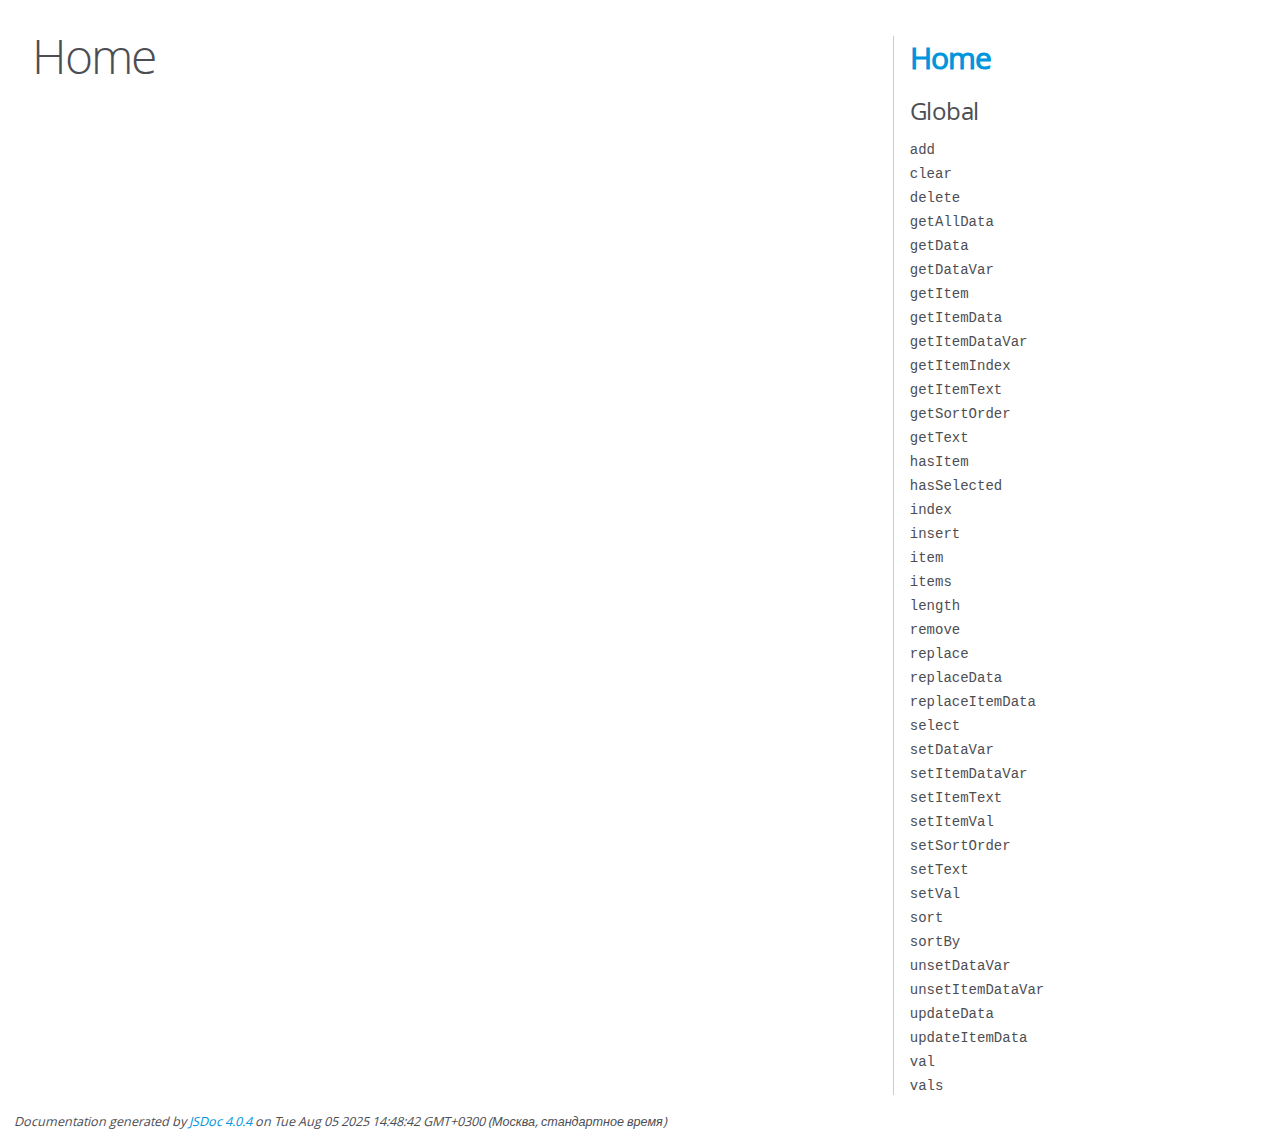
<file: docs/index.html>
<!DOCTYPE html>
<html lang="en">
<head>
    <meta charset="utf-8">
    <title>JSDoc: Home</title>

    <script src="scripts/prettify/prettify.js"> </script>
    <script src="scripts/prettify/lang-css.js"> </script>
    <!--[if lt IE 9]>
      <script src="//html5shiv.googlecode.com/svn/trunk/html5.js"></script>
    <![endif]-->
    <link type="text/css" rel="stylesheet" href="styles/prettify-tomorrow.css">
    <link type="text/css" rel="stylesheet" href="styles/jsdoc-default.css">
</head>

<body>

<div id="main">

    <h1 class="page-title">Home</h1>

    



    


    <h3> </h3>










    









</div>

<nav>
    <h2><a href="index.html">Home</a></h2><h3>Global</h3><ul><li><a href="global.html#add">add</a></li><li><a href="global.html#clear">clear</a></li><li><a href="global.html#delete">delete</a></li><li><a href="global.html#getAllData">getAllData</a></li><li><a href="global.html#getData">getData</a></li><li><a href="global.html#getDataVar">getDataVar</a></li><li><a href="global.html#getItem">getItem</a></li><li><a href="global.html#getItemData">getItemData</a></li><li><a href="global.html#getItemDataVar">getItemDataVar</a></li><li><a href="global.html#getItemIndex">getItemIndex</a></li><li><a href="global.html#getItemText">getItemText</a></li><li><a href="global.html#getSortOrder">getSortOrder</a></li><li><a href="global.html#getText">getText</a></li><li><a href="global.html#hasItem">hasItem</a></li><li><a href="global.html#hasSelected">hasSelected</a></li><li><a href="global.html#index">index</a></li><li><a href="global.html#insert">insert</a></li><li><a href="global.html#item">item</a></li><li><a href="global.html#items">items</a></li><li><a href="global.html#length">length</a></li><li><a href="global.html#remove">remove</a></li><li><a href="global.html#replace">replace</a></li><li><a href="global.html#replaceData">replaceData</a></li><li><a href="global.html#replaceItemData">replaceItemData</a></li><li><a href="global.html#select">select</a></li><li><a href="global.html#setDataVar">setDataVar</a></li><li><a href="global.html#setItemDataVar">setItemDataVar</a></li><li><a href="global.html#setItemText">setItemText</a></li><li><a href="global.html#setItemVal">setItemVal</a></li><li><a href="global.html#setSortOrder">setSortOrder</a></li><li><a href="global.html#setText">setText</a></li><li><a href="global.html#setVal">setVal</a></li><li><a href="global.html#sort">sort</a></li><li><a href="global.html#sortBy">sortBy</a></li><li><a href="global.html#unsetDataVar">unsetDataVar</a></li><li><a href="global.html#unsetItemDataVar">unsetItemDataVar</a></li><li><a href="global.html#updateData">updateData</a></li><li><a href="global.html#updateItemData">updateItemData</a></li><li><a href="global.html#val">val</a></li><li><a href="global.html#vals">vals</a></li></ul>
</nav>

<br class="clear">

<footer>
    Documentation generated by <a href="https://github.com/jsdoc/jsdoc">JSDoc 4.0.4</a> on Tue Aug 05 2025 14:48:42 GMT+0300 (Москва, стандартное время)
</footer>

<script> prettyPrint(); </script>
<script src="scripts/linenumber.js"> </script>
</body>
</html>
</file>
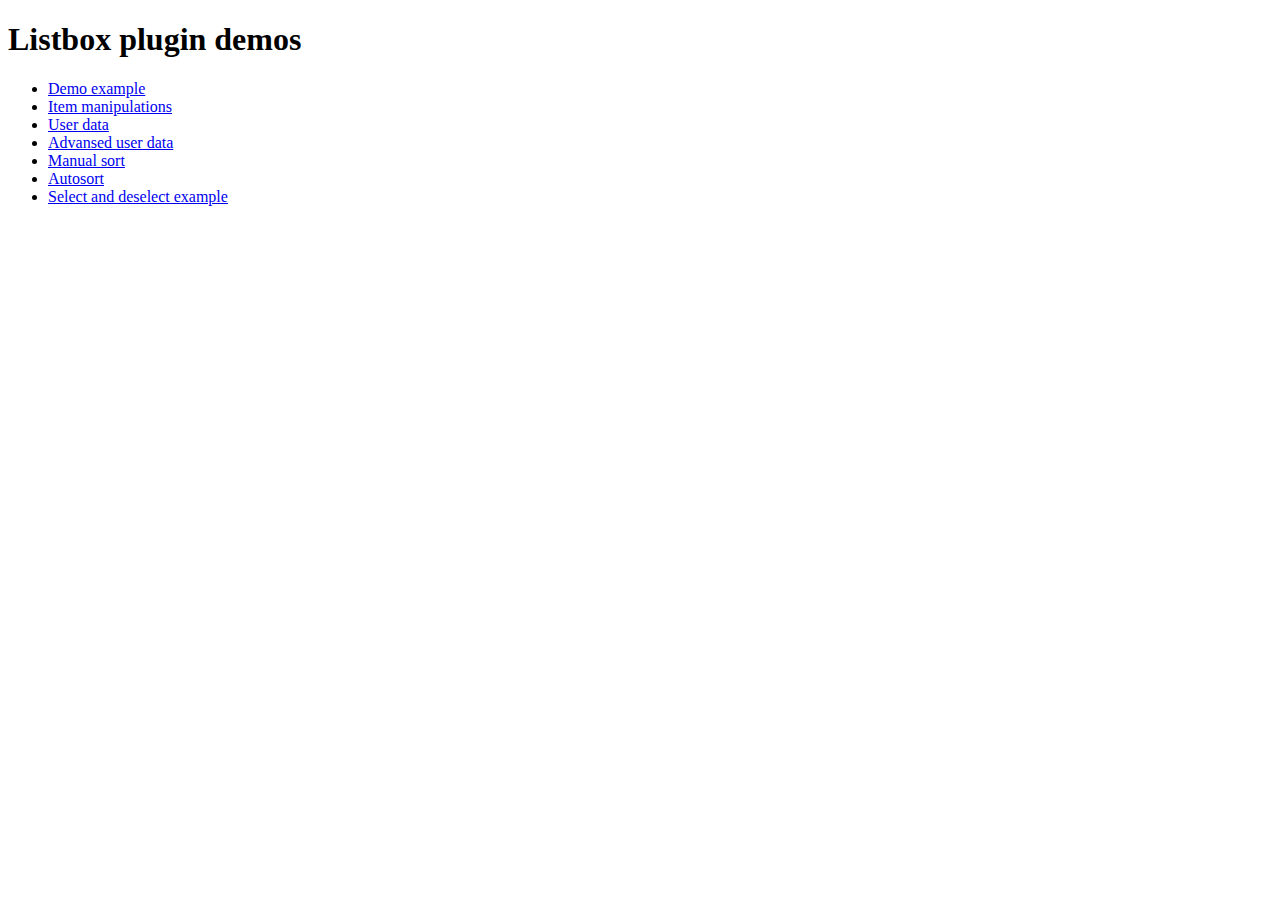
<file: examples/index.html>
<!doctype html>
<html lang="en">
	<head>
		<meta charset="utf-8">
		<title>jQuery consistent listbox</title>
	</head>
<body>
	<h1>Listbox plugin demos</h1>
	<ul>
		<li><a href="1-quick_start.html">Demo example</a>
		<li><a href="2-insert-delete.html">Item manipulations</a>
		<li><a href="3-user_data.html">User data</a>
		<li><a href="4-extended_user_data.html">Advansed user data</a>
		<li><a href="5-manual_sort.html">Manual sort</a>
		<li><a href="6-auto_sort.html">Autosort</a>
		<li><a href="7-select.html">Select and deselect example</a>
	<ul>
</body>
</html>
</file>
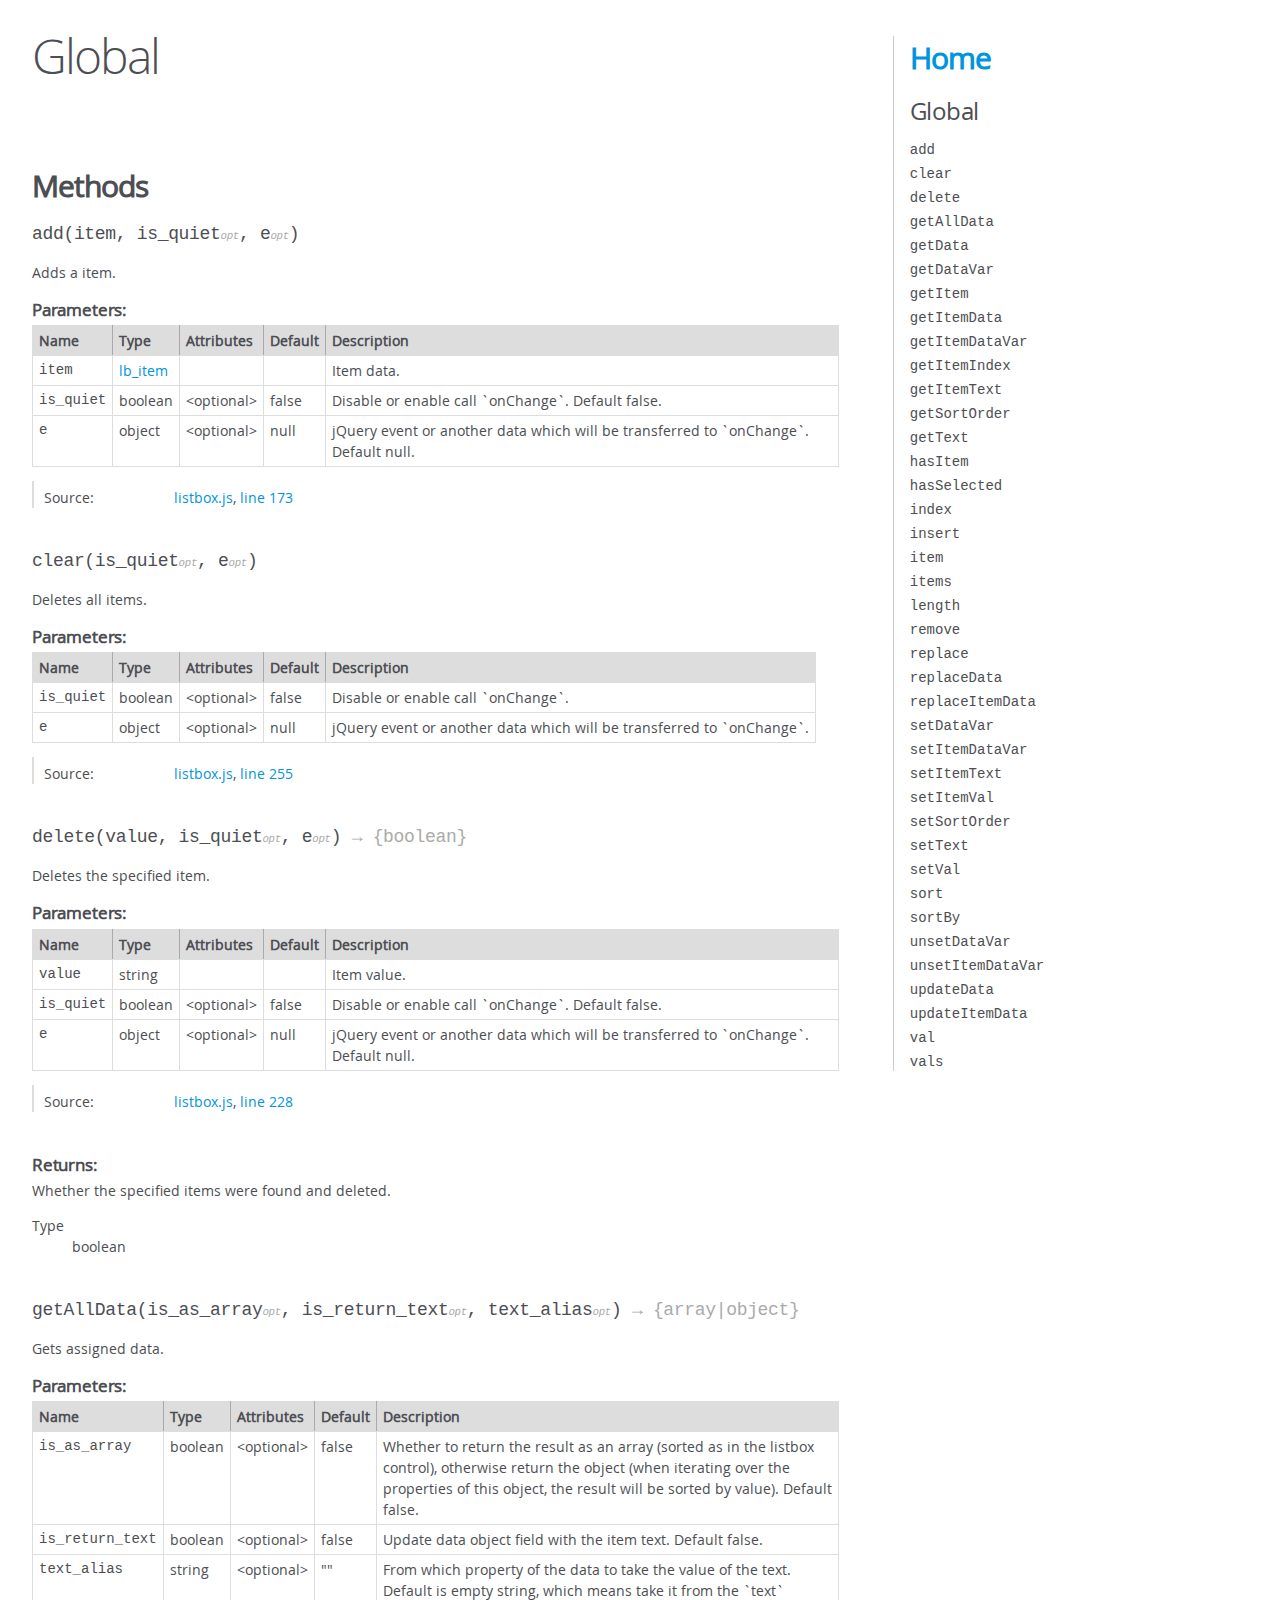
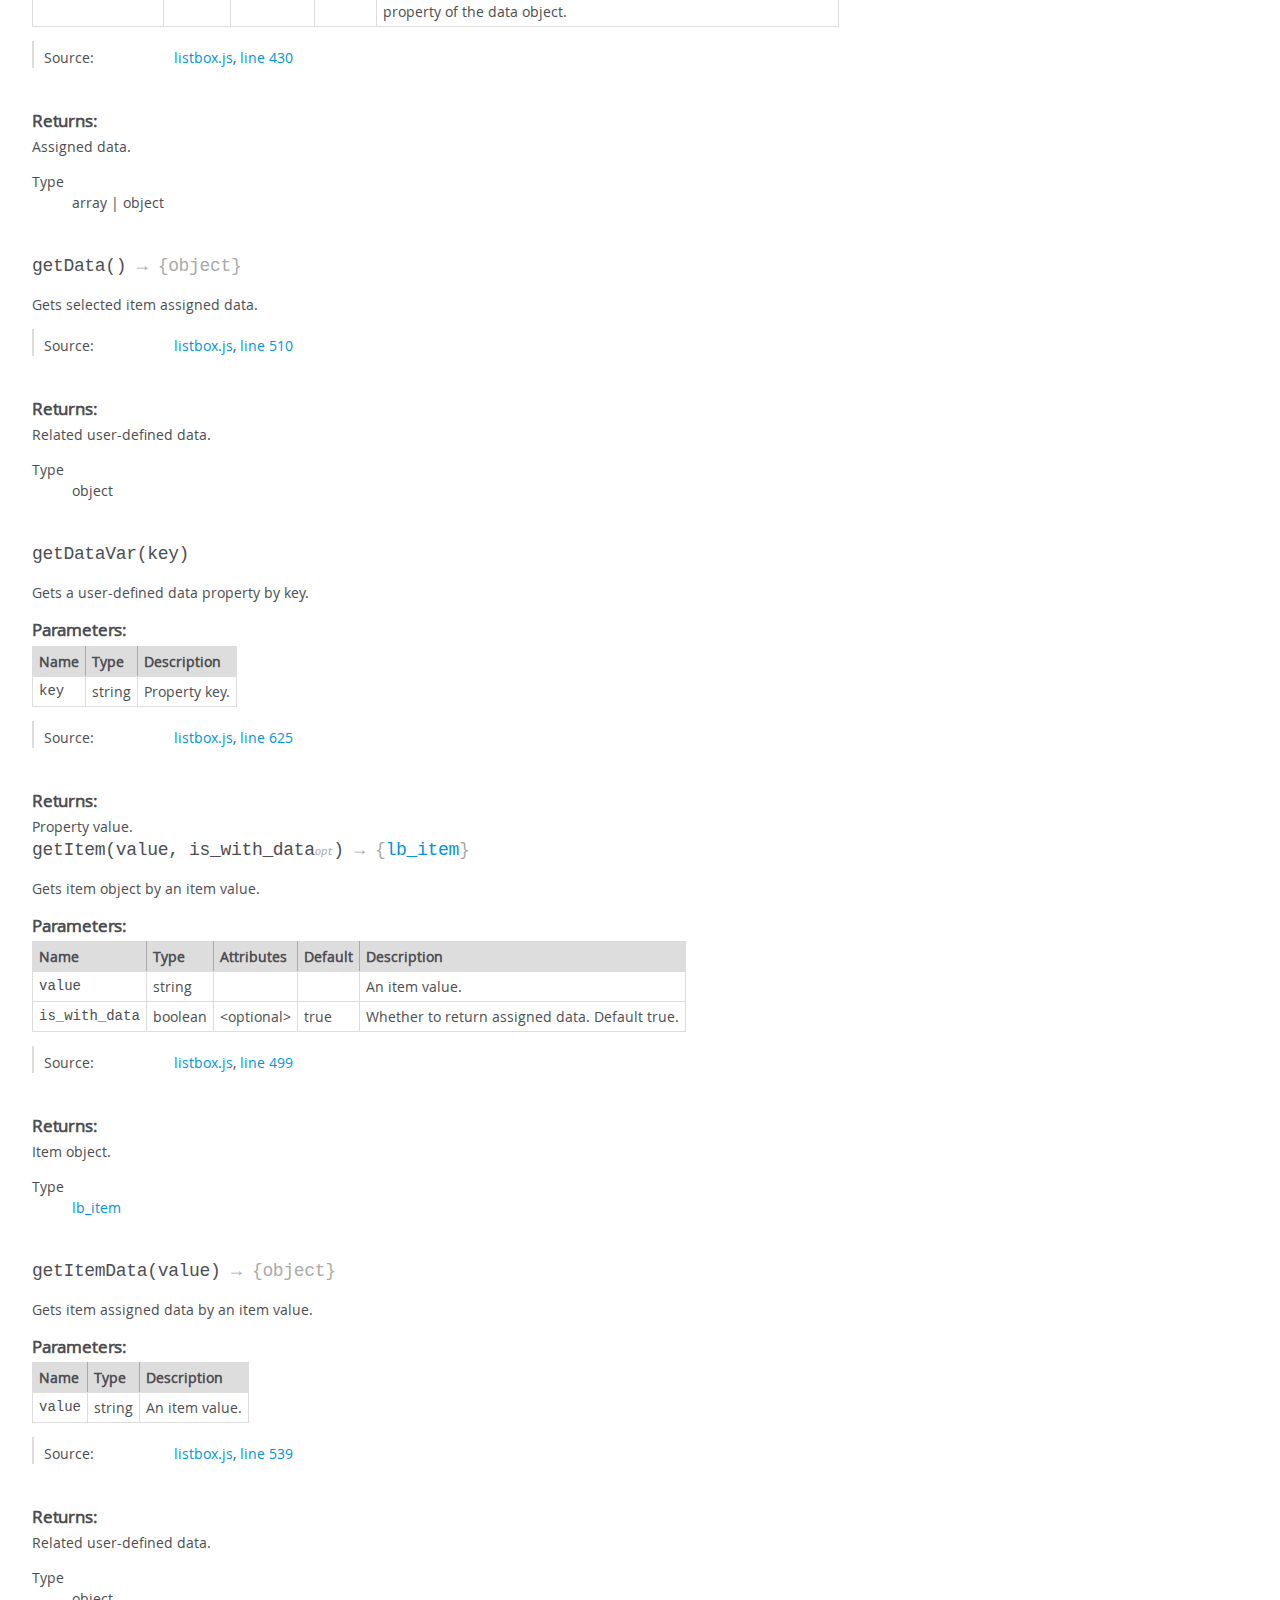
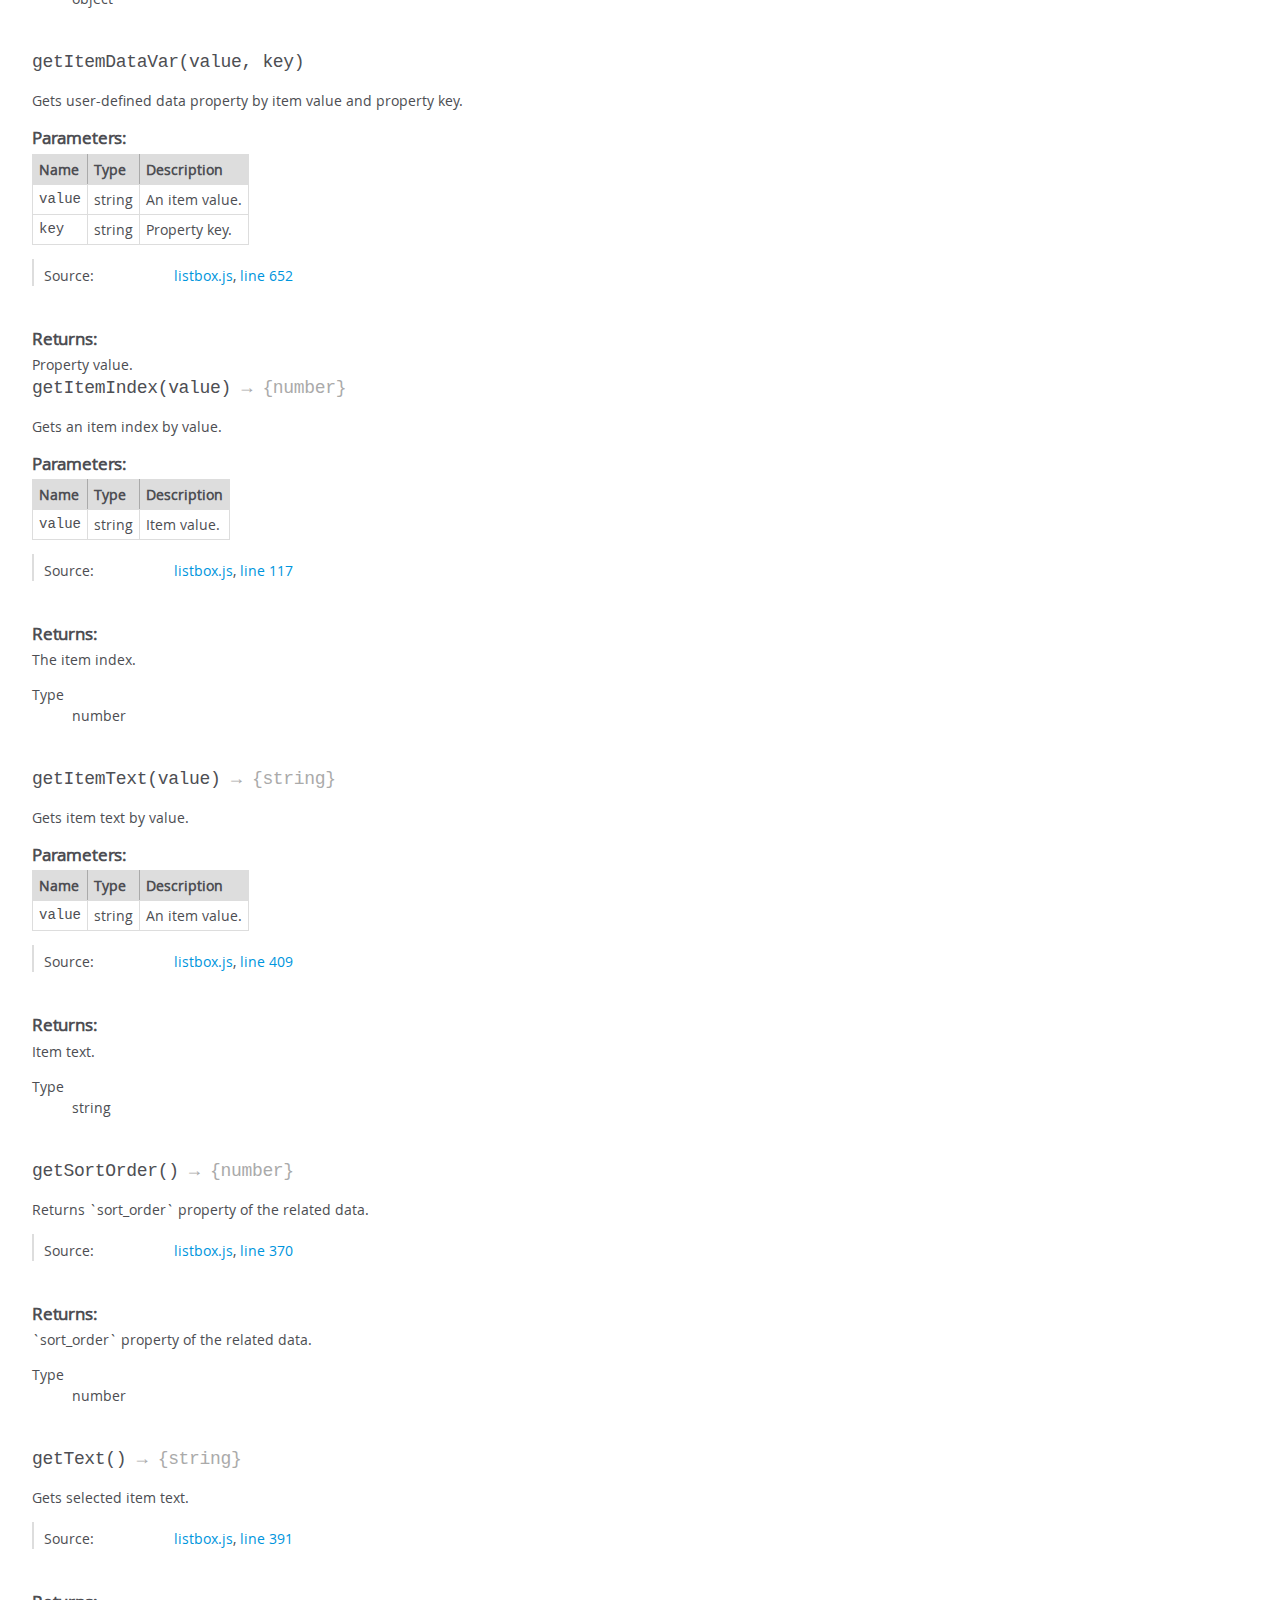
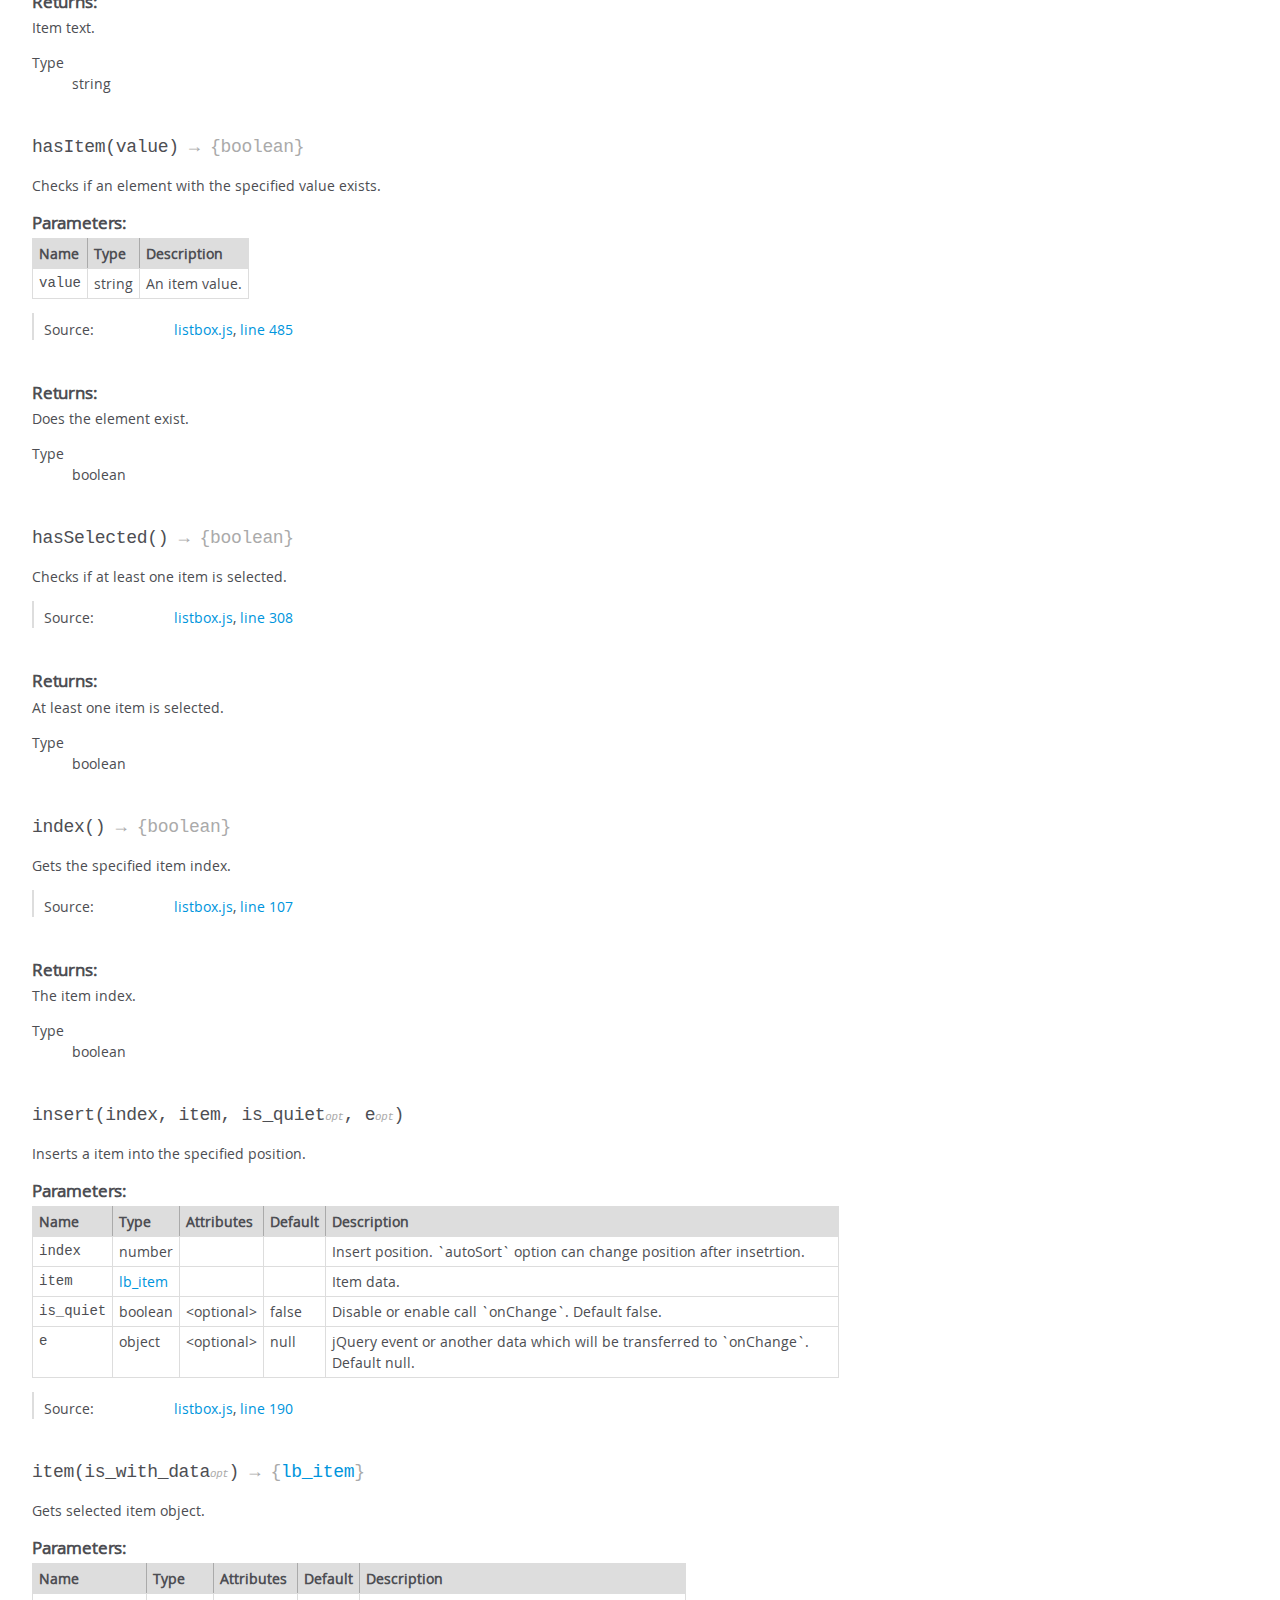
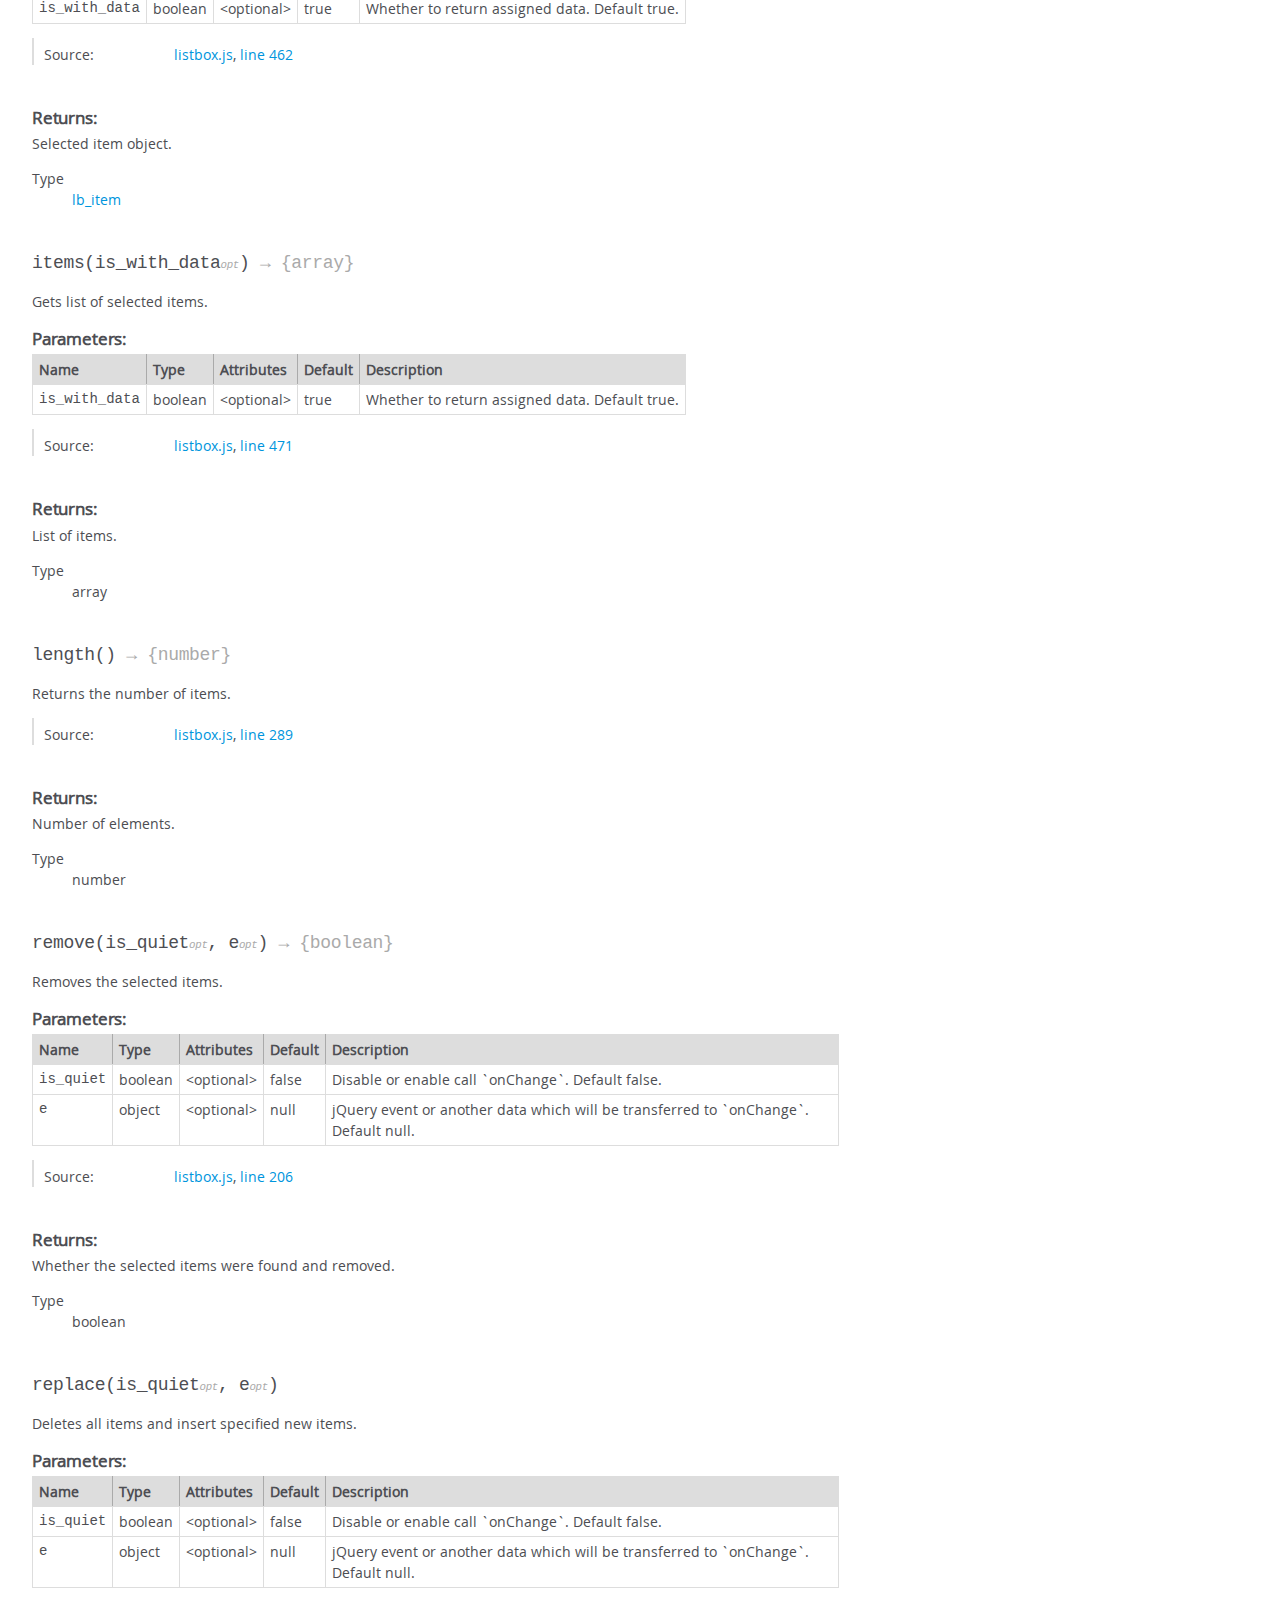
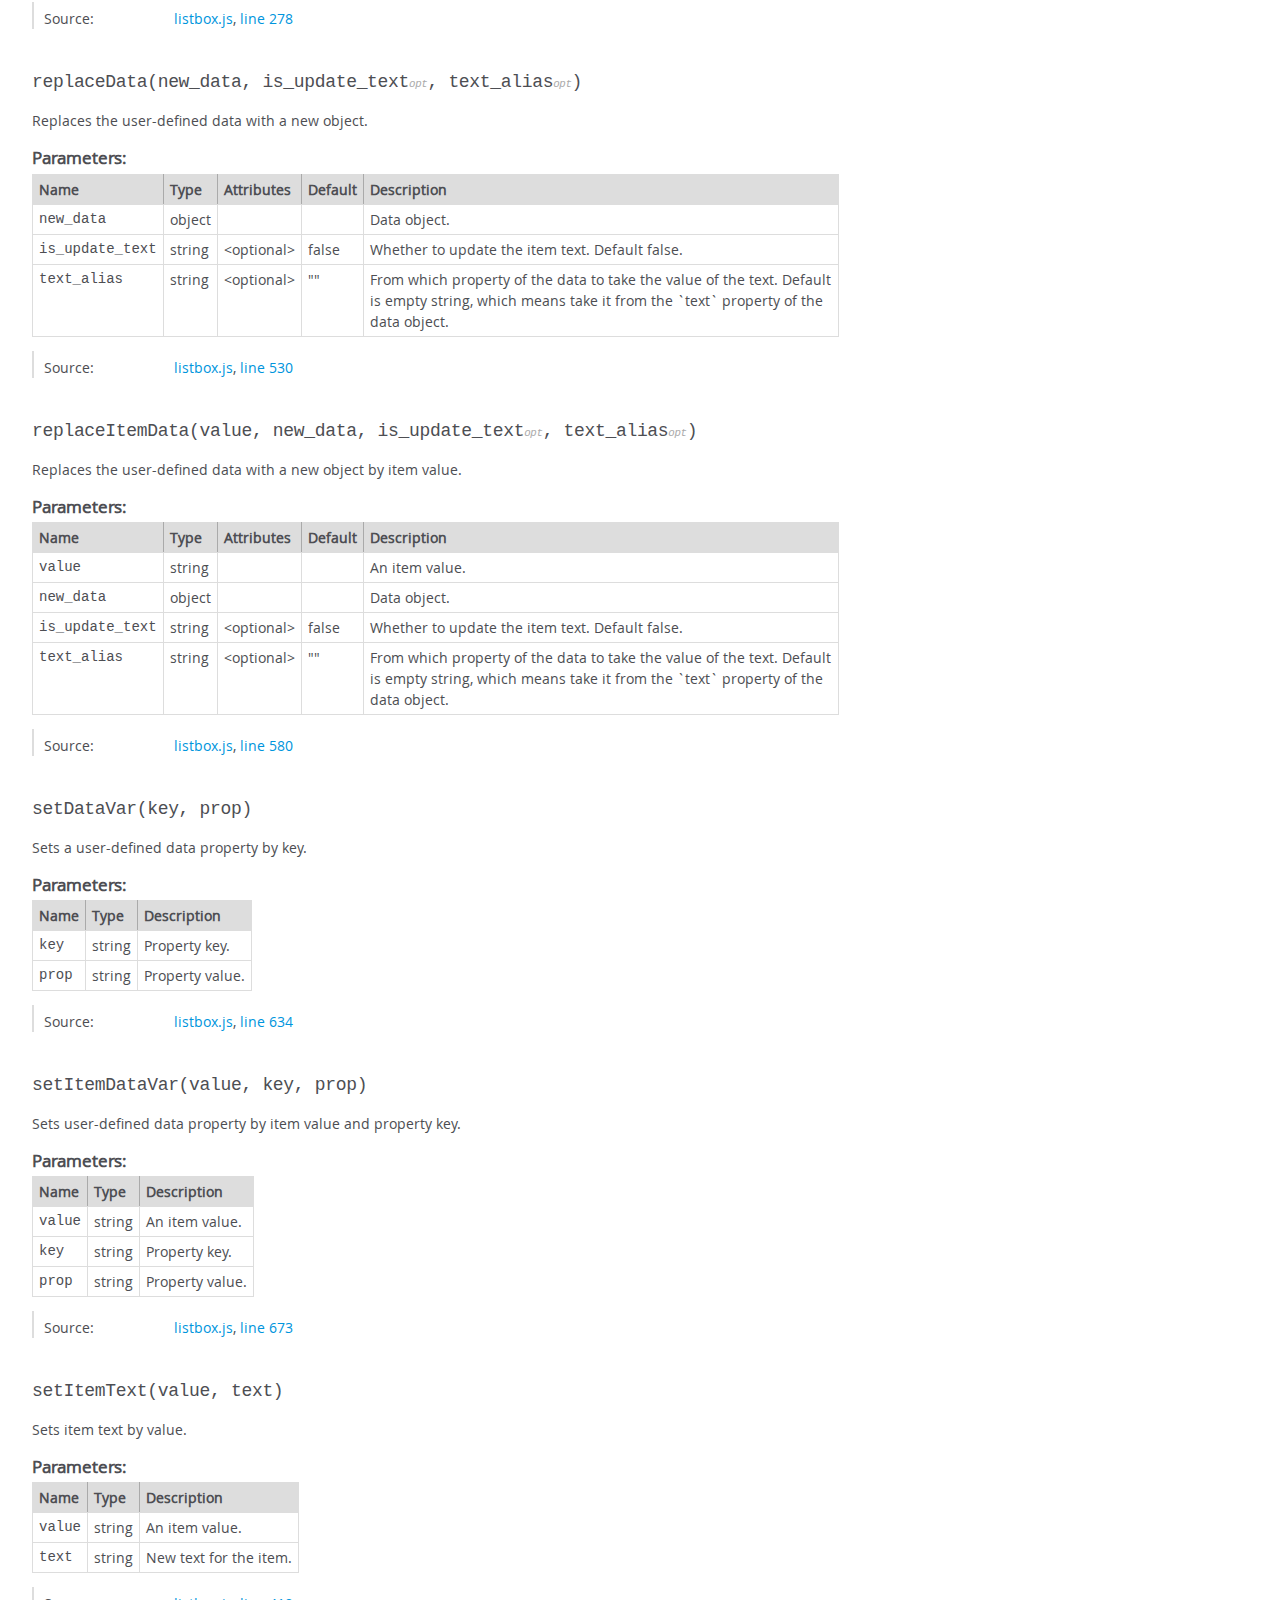
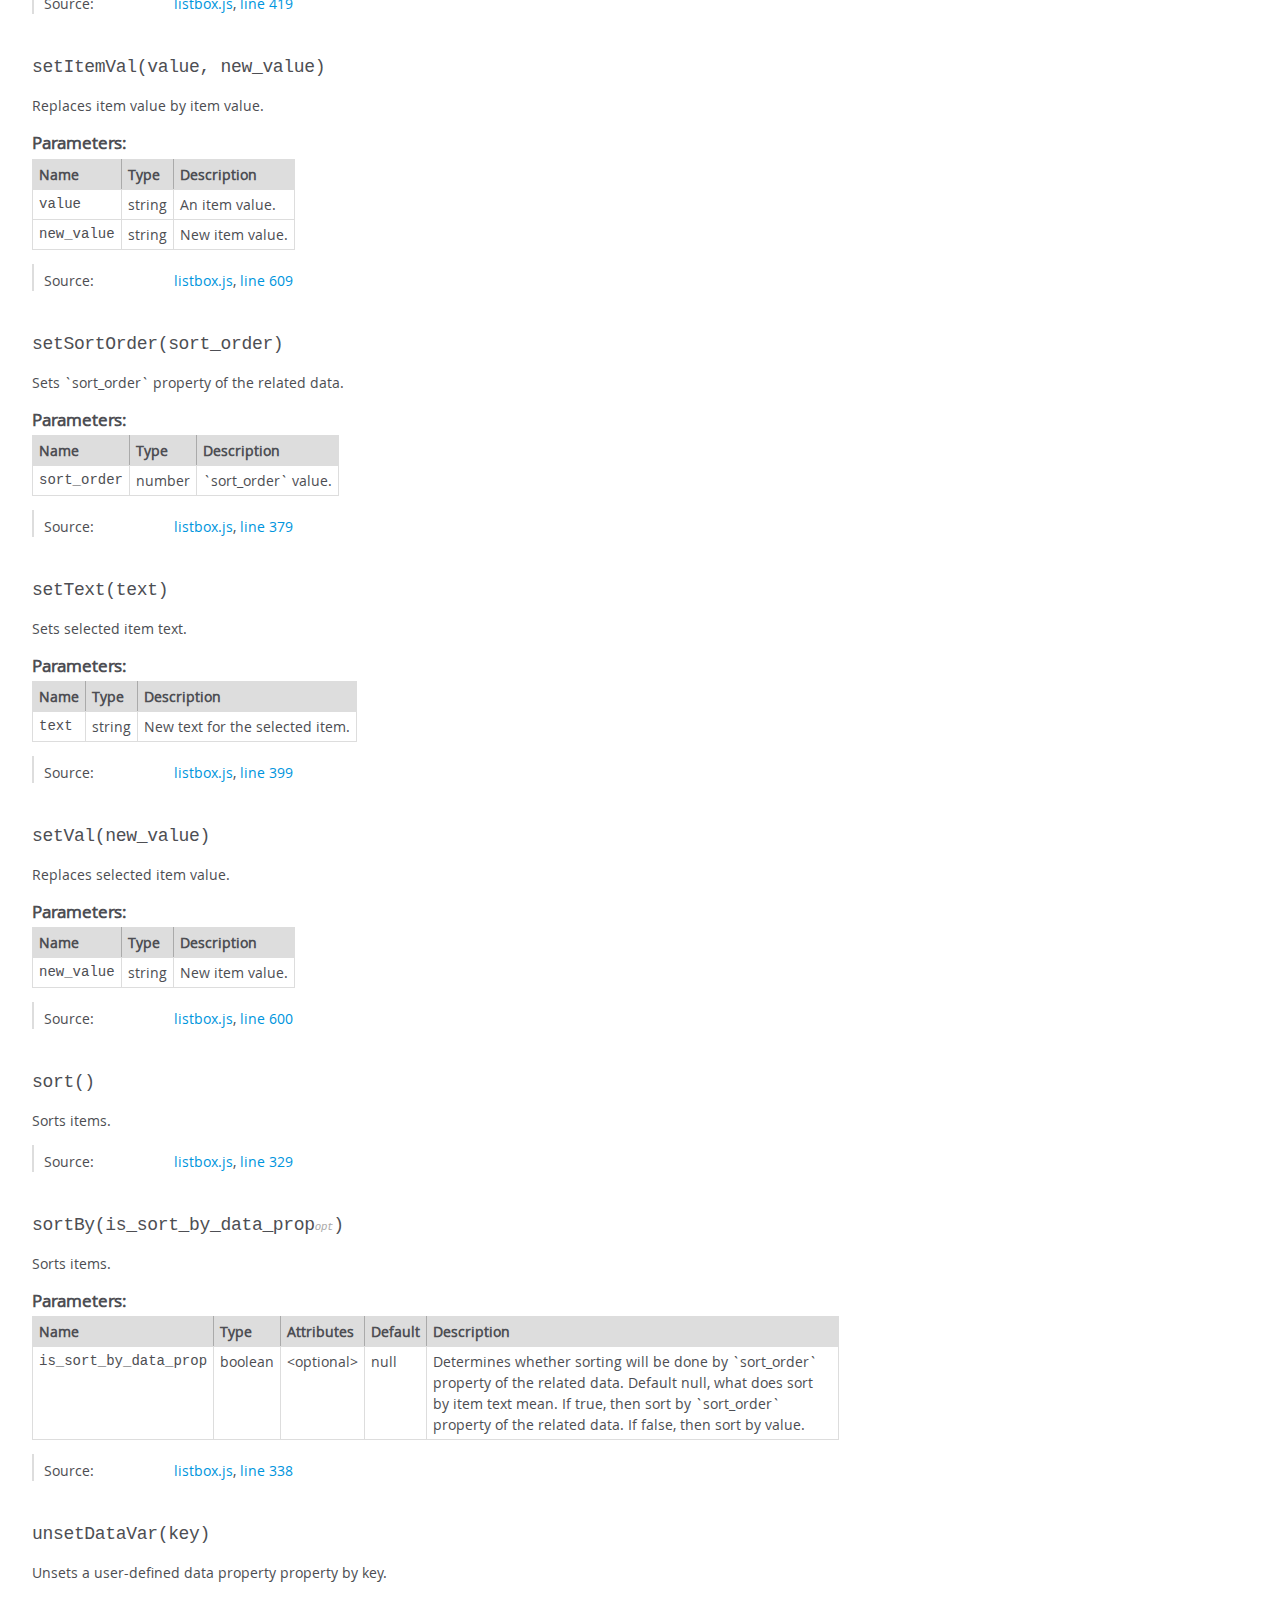
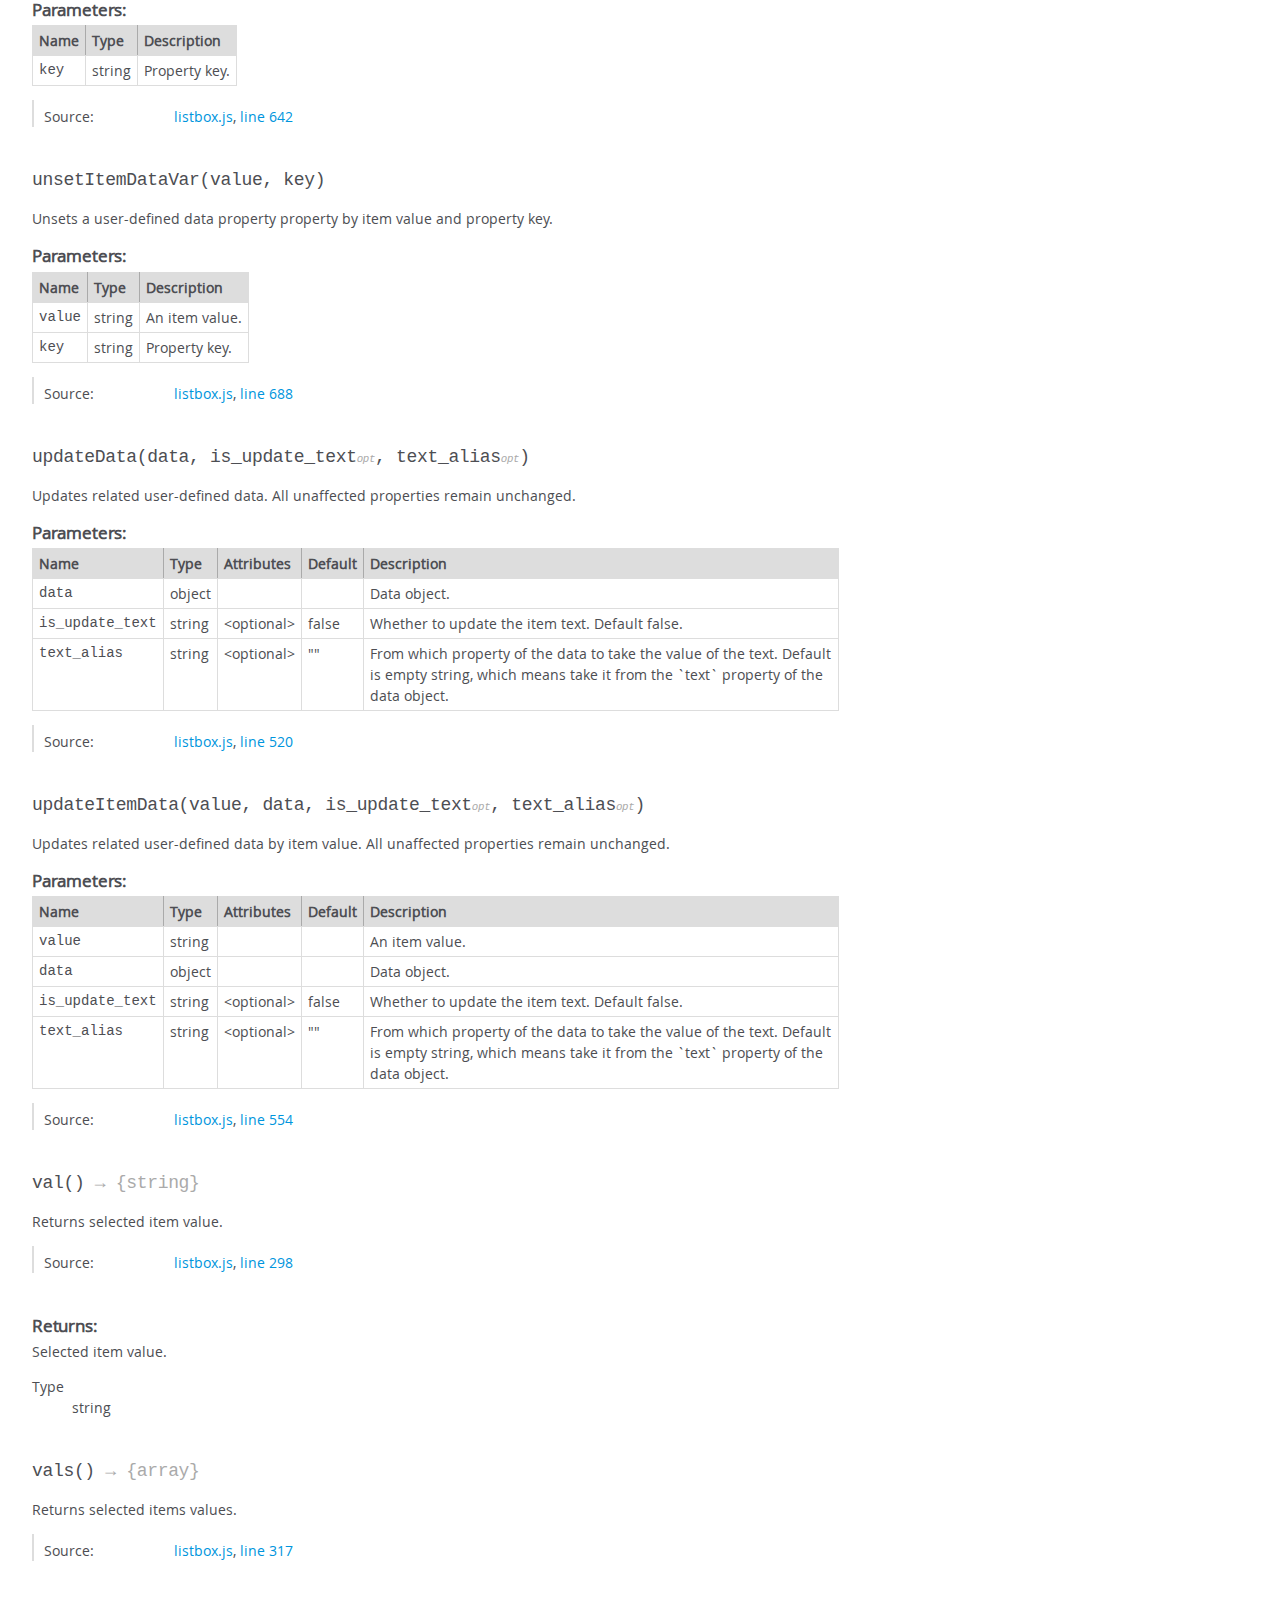
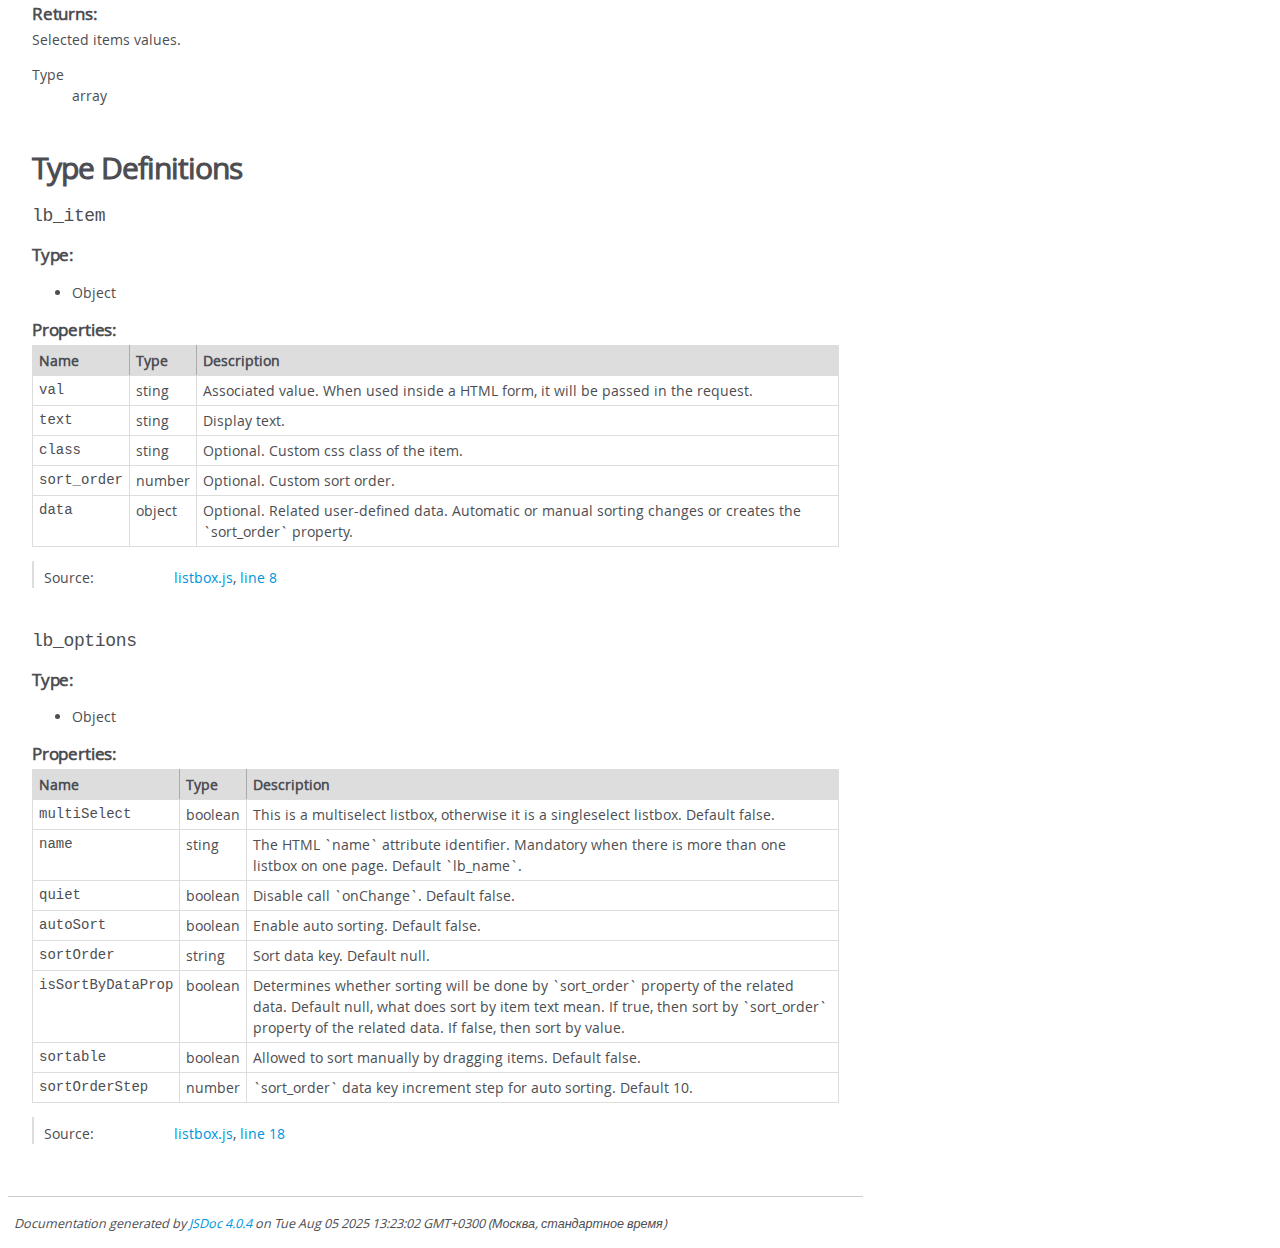
<file: docs/global.html>
<!DOCTYPE html>
<html lang="en">
<head>
    <meta charset="utf-8">
    <title>JSDoc: Global</title>

    <script src="scripts/prettify/prettify.js"> </script>
    <script src="scripts/prettify/lang-css.js"> </script>
    <!--[if lt IE 9]>
      <script src="//html5shiv.googlecode.com/svn/trunk/html5.js"></script>
    <![endif]-->
    <link type="text/css" rel="stylesheet" href="styles/prettify-tomorrow.css">
    <link type="text/css" rel="stylesheet" href="styles/jsdoc-default.css">
</head>

<body>

<div id="main">

    <h1 class="page-title">Global</h1>

    




<section>

<header>
    
        <h2></h2>
        
    
</header>

<article>
    <div class="container-overview">
    
        

        


<dl class="details">

    

    

    

    

    

    

    

    

    

    

    

    

    

    

    

    
</dl>


        
    
    </div>

    

    

    

    

    

    

    

    
        <h3 class="subsection-title">Methods</h3>

        
            

    

    
    <h4 class="name" id="add"><span class="type-signature"></span>add<span class="signature">(item, is_quiet<span class="signature-attributes">opt</span>, e<span class="signature-attributes">opt</span>)</span><span class="type-signature"></span></h4>
    

    



<div class="description">
    Adds a item.
</div>









    <h5>Parameters:</h5>
    

<table class="params">
    <thead>
    <tr>
        
        <th>Name</th>
        

        <th>Type</th>

        
        <th>Attributes</th>
        

        
        <th>Default</th>
        

        <th class="last">Description</th>
    </tr>
    </thead>

    <tbody>
    

        <tr>
            
                <td class="name"><code>item</code></td>
            

            <td class="type">
            
                
<span class="param-type"><a href="global.html#lb_item">lb_item</a></span>


            
            </td>

            
                <td class="attributes">
                

                

                
                </td>
            

            
                <td class="default">
                
                </td>
            

            <td class="description last">Item data.</td>
        </tr>

    

        <tr>
            
                <td class="name"><code>is_quiet</code></td>
            

            <td class="type">
            
                
<span class="param-type">boolean</span>


            
            </td>

            
                <td class="attributes">
                
                    &lt;optional><br>
                

                

                
                </td>
            

            
                <td class="default">
                
                    false
                
                </td>
            

            <td class="description last">Disable or enable call `onChange`. Default false.</td>
        </tr>

    

        <tr>
            
                <td class="name"><code>e</code></td>
            

            <td class="type">
            
                
<span class="param-type">object</span>


            
            </td>

            
                <td class="attributes">
                
                    &lt;optional><br>
                

                

                
                </td>
            

            
                <td class="default">
                
                    null
                
                </td>
            

            <td class="description last">jQuery event or another data which will be transferred to `onChange`. Default null.</td>
        </tr>

    
    </tbody>
</table>






<dl class="details">

    

    

    

    

    

    

    

    

    

    

    

    

    
    <dt class="tag-source">Source:</dt>
    <dd class="tag-source"><ul class="dummy"><li>
        <a href="listbox.js.html">listbox.js</a>, <a href="listbox.js.html#line173">line 173</a>
    </li></ul></dd>
    

    

    

    
</dl>




















        
            

    

    
    <h4 class="name" id="clear"><span class="type-signature"></span>clear<span class="signature">(is_quiet<span class="signature-attributes">opt</span>, e<span class="signature-attributes">opt</span>)</span><span class="type-signature"></span></h4>
    

    



<div class="description">
    Deletes all items.
</div>









    <h5>Parameters:</h5>
    

<table class="params">
    <thead>
    <tr>
        
        <th>Name</th>
        

        <th>Type</th>

        
        <th>Attributes</th>
        

        
        <th>Default</th>
        

        <th class="last">Description</th>
    </tr>
    </thead>

    <tbody>
    

        <tr>
            
                <td class="name"><code>is_quiet</code></td>
            

            <td class="type">
            
                
<span class="param-type">boolean</span>


            
            </td>

            
                <td class="attributes">
                
                    &lt;optional><br>
                

                

                
                </td>
            

            
                <td class="default">
                
                    false
                
                </td>
            

            <td class="description last">Disable or enable call `onChange`.</td>
        </tr>

    

        <tr>
            
                <td class="name"><code>e</code></td>
            

            <td class="type">
            
                
<span class="param-type">object</span>


            
            </td>

            
                <td class="attributes">
                
                    &lt;optional><br>
                

                

                
                </td>
            

            
                <td class="default">
                
                    null
                
                </td>
            

            <td class="description last">jQuery event or another data which will be transferred to `onChange`.</td>
        </tr>

    
    </tbody>
</table>






<dl class="details">

    

    

    

    

    

    

    

    

    

    

    

    

    
    <dt class="tag-source">Source:</dt>
    <dd class="tag-source"><ul class="dummy"><li>
        <a href="listbox.js.html">listbox.js</a>, <a href="listbox.js.html#line255">line 255</a>
    </li></ul></dd>
    

    

    

    
</dl>




















        
            

    

    
    <h4 class="name" id="delete"><span class="type-signature"></span>delete<span class="signature">(value, is_quiet<span class="signature-attributes">opt</span>, e<span class="signature-attributes">opt</span>)</span><span class="type-signature"> &rarr; {boolean}</span></h4>
    

    



<div class="description">
    Deletes the specified item.
</div>









    <h5>Parameters:</h5>
    

<table class="params">
    <thead>
    <tr>
        
        <th>Name</th>
        

        <th>Type</th>

        
        <th>Attributes</th>
        

        
        <th>Default</th>
        

        <th class="last">Description</th>
    </tr>
    </thead>

    <tbody>
    

        <tr>
            
                <td class="name"><code>value</code></td>
            

            <td class="type">
            
                
<span class="param-type">string</span>


            
            </td>

            
                <td class="attributes">
                

                

                
                </td>
            

            
                <td class="default">
                
                </td>
            

            <td class="description last">Item value.</td>
        </tr>

    

        <tr>
            
                <td class="name"><code>is_quiet</code></td>
            

            <td class="type">
            
                
<span class="param-type">boolean</span>


            
            </td>

            
                <td class="attributes">
                
                    &lt;optional><br>
                

                

                
                </td>
            

            
                <td class="default">
                
                    false
                
                </td>
            

            <td class="description last">Disable or enable call `onChange`. Default false.</td>
        </tr>

    

        <tr>
            
                <td class="name"><code>e</code></td>
            

            <td class="type">
            
                
<span class="param-type">object</span>


            
            </td>

            
                <td class="attributes">
                
                    &lt;optional><br>
                

                

                
                </td>
            

            
                <td class="default">
                
                    null
                
                </td>
            

            <td class="description last">jQuery event or another data which will be transferred to `onChange`. Default null.</td>
        </tr>

    
    </tbody>
</table>






<dl class="details">

    

    

    

    

    

    

    

    

    

    

    

    

    
    <dt class="tag-source">Source:</dt>
    <dd class="tag-source"><ul class="dummy"><li>
        <a href="listbox.js.html">listbox.js</a>, <a href="listbox.js.html#line228">line 228</a>
    </li></ul></dd>
    

    

    

    
</dl>















<h5>Returns:</h5>

        
<div class="param-desc">
    Whether the specified items were found and deleted.
</div>



<dl>
    <dt>
        Type
    </dt>
    <dd>
        
<span class="param-type">boolean</span>


    </dd>
</dl>

    





        
            

    

    
    <h4 class="name" id="getAllData"><span class="type-signature"></span>getAllData<span class="signature">(is_as_array<span class="signature-attributes">opt</span>, is_return_text<span class="signature-attributes">opt</span>, text_alias<span class="signature-attributes">opt</span>)</span><span class="type-signature"> &rarr; {array|object}</span></h4>
    

    



<div class="description">
    Gets assigned data.
</div>









    <h5>Parameters:</h5>
    

<table class="params">
    <thead>
    <tr>
        
        <th>Name</th>
        

        <th>Type</th>

        
        <th>Attributes</th>
        

        
        <th>Default</th>
        

        <th class="last">Description</th>
    </tr>
    </thead>

    <tbody>
    

        <tr>
            
                <td class="name"><code>is_as_array</code></td>
            

            <td class="type">
            
                
<span class="param-type">boolean</span>


            
            </td>

            
                <td class="attributes">
                
                    &lt;optional><br>
                

                

                
                </td>
            

            
                <td class="default">
                
                    false
                
                </td>
            

            <td class="description last">Whether to return the result as an array (sorted as in the listbox control), otherwise return the object (when iterating over the properties of this object, the result will be sorted by value). Default false.</td>
        </tr>

    

        <tr>
            
                <td class="name"><code>is_return_text</code></td>
            

            <td class="type">
            
                
<span class="param-type">boolean</span>


            
            </td>

            
                <td class="attributes">
                
                    &lt;optional><br>
                

                

                
                </td>
            

            
                <td class="default">
                
                    false
                
                </td>
            

            <td class="description last">Update data object field with the item text. Default false.</td>
        </tr>

    

        <tr>
            
                <td class="name"><code>text_alias</code></td>
            

            <td class="type">
            
                
<span class="param-type">string</span>


            
            </td>

            
                <td class="attributes">
                
                    &lt;optional><br>
                

                

                
                </td>
            

            
                <td class="default">
                
                    ""
                
                </td>
            

            <td class="description last">From which property of the data to take the value of the text. Default is empty string, which means take it from the `text` property of the data object.</td>
        </tr>

    
    </tbody>
</table>






<dl class="details">

    

    

    

    

    

    

    

    

    

    

    

    

    
    <dt class="tag-source">Source:</dt>
    <dd class="tag-source"><ul class="dummy"><li>
        <a href="listbox.js.html">listbox.js</a>, <a href="listbox.js.html#line430">line 430</a>
    </li></ul></dd>
    

    

    

    
</dl>















<h5>Returns:</h5>

        
<div class="param-desc">
    Assigned data.
</div>



<dl>
    <dt>
        Type
    </dt>
    <dd>
        
<span class="param-type">array</span>
|

<span class="param-type">object</span>


    </dd>
</dl>

    





        
            

    

    
    <h4 class="name" id="getData"><span class="type-signature"></span>getData<span class="signature">()</span><span class="type-signature"> &rarr; {object}</span></h4>
    

    



<div class="description">
    Gets selected item assigned data.
</div>













<dl class="details">

    

    

    

    

    

    

    

    

    

    

    

    

    
    <dt class="tag-source">Source:</dt>
    <dd class="tag-source"><ul class="dummy"><li>
        <a href="listbox.js.html">listbox.js</a>, <a href="listbox.js.html#line510">line 510</a>
    </li></ul></dd>
    

    

    

    
</dl>















<h5>Returns:</h5>

        
<div class="param-desc">
    Related user-defined data.
</div>



<dl>
    <dt>
        Type
    </dt>
    <dd>
        
<span class="param-type">object</span>


    </dd>
</dl>

    





        
            

    

    
    <h4 class="name" id="getDataVar"><span class="type-signature"></span>getDataVar<span class="signature">(key)</span><span class="type-signature"></span></h4>
    

    



<div class="description">
    Gets a user-defined data property by key.
</div>









    <h5>Parameters:</h5>
    

<table class="params">
    <thead>
    <tr>
        
        <th>Name</th>
        

        <th>Type</th>

        

        

        <th class="last">Description</th>
    </tr>
    </thead>

    <tbody>
    

        <tr>
            
                <td class="name"><code>key</code></td>
            

            <td class="type">
            
                
<span class="param-type">string</span>


            
            </td>

            

            

            <td class="description last">Property key.</td>
        </tr>

    
    </tbody>
</table>






<dl class="details">

    

    

    

    

    

    

    

    

    

    

    

    

    
    <dt class="tag-source">Source:</dt>
    <dd class="tag-source"><ul class="dummy"><li>
        <a href="listbox.js.html">listbox.js</a>, <a href="listbox.js.html#line625">line 625</a>
    </li></ul></dd>
    

    

    

    
</dl>















<h5>Returns:</h5>

        
<div class="param-desc">
    Property value.
</div>



    





        
            

    

    
    <h4 class="name" id="getItem"><span class="type-signature"></span>getItem<span class="signature">(value, is_with_data<span class="signature-attributes">opt</span>)</span><span class="type-signature"> &rarr; {<a href="global.html#lb_item">lb_item</a>}</span></h4>
    

    



<div class="description">
    Gets item object by an item value.
</div>









    <h5>Parameters:</h5>
    

<table class="params">
    <thead>
    <tr>
        
        <th>Name</th>
        

        <th>Type</th>

        
        <th>Attributes</th>
        

        
        <th>Default</th>
        

        <th class="last">Description</th>
    </tr>
    </thead>

    <tbody>
    

        <tr>
            
                <td class="name"><code>value</code></td>
            

            <td class="type">
            
                
<span class="param-type">string</span>


            
            </td>

            
                <td class="attributes">
                

                

                
                </td>
            

            
                <td class="default">
                
                </td>
            

            <td class="description last">An item value.</td>
        </tr>

    

        <tr>
            
                <td class="name"><code>is_with_data</code></td>
            

            <td class="type">
            
                
<span class="param-type">boolean</span>


            
            </td>

            
                <td class="attributes">
                
                    &lt;optional><br>
                

                

                
                </td>
            

            
                <td class="default">
                
                    true
                
                </td>
            

            <td class="description last">Whether to return assigned data. Default true.</td>
        </tr>

    
    </tbody>
</table>






<dl class="details">

    

    

    

    

    

    

    

    

    

    

    

    

    
    <dt class="tag-source">Source:</dt>
    <dd class="tag-source"><ul class="dummy"><li>
        <a href="listbox.js.html">listbox.js</a>, <a href="listbox.js.html#line499">line 499</a>
    </li></ul></dd>
    

    

    

    
</dl>















<h5>Returns:</h5>

        
<div class="param-desc">
    Item object.
</div>



<dl>
    <dt>
        Type
    </dt>
    <dd>
        
<span class="param-type"><a href="global.html#lb_item">lb_item</a></span>


    </dd>
</dl>

    





        
            

    

    
    <h4 class="name" id="getItemData"><span class="type-signature"></span>getItemData<span class="signature">(value)</span><span class="type-signature"> &rarr; {object}</span></h4>
    

    



<div class="description">
    Gets item assigned data by an item value.
</div>









    <h5>Parameters:</h5>
    

<table class="params">
    <thead>
    <tr>
        
        <th>Name</th>
        

        <th>Type</th>

        

        

        <th class="last">Description</th>
    </tr>
    </thead>

    <tbody>
    

        <tr>
            
                <td class="name"><code>value</code></td>
            

            <td class="type">
            
                
<span class="param-type">string</span>


            
            </td>

            

            

            <td class="description last">An item value.</td>
        </tr>

    
    </tbody>
</table>






<dl class="details">

    

    

    

    

    

    

    

    

    

    

    

    

    
    <dt class="tag-source">Source:</dt>
    <dd class="tag-source"><ul class="dummy"><li>
        <a href="listbox.js.html">listbox.js</a>, <a href="listbox.js.html#line539">line 539</a>
    </li></ul></dd>
    

    

    

    
</dl>















<h5>Returns:</h5>

        
<div class="param-desc">
    Related user-defined data.
</div>



<dl>
    <dt>
        Type
    </dt>
    <dd>
        
<span class="param-type">object</span>


    </dd>
</dl>

    





        
            

    

    
    <h4 class="name" id="getItemDataVar"><span class="type-signature"></span>getItemDataVar<span class="signature">(value, key)</span><span class="type-signature"></span></h4>
    

    



<div class="description">
    Gets user-defined data property by item value and property key.
</div>









    <h5>Parameters:</h5>
    

<table class="params">
    <thead>
    <tr>
        
        <th>Name</th>
        

        <th>Type</th>

        

        

        <th class="last">Description</th>
    </tr>
    </thead>

    <tbody>
    

        <tr>
            
                <td class="name"><code>value</code></td>
            

            <td class="type">
            
                
<span class="param-type">string</span>


            
            </td>

            

            

            <td class="description last">An item value.</td>
        </tr>

    

        <tr>
            
                <td class="name"><code>key</code></td>
            

            <td class="type">
            
                
<span class="param-type">string</span>


            
            </td>

            

            

            <td class="description last">Property key.</td>
        </tr>

    
    </tbody>
</table>






<dl class="details">

    

    

    

    

    

    

    

    

    

    

    

    

    
    <dt class="tag-source">Source:</dt>
    <dd class="tag-source"><ul class="dummy"><li>
        <a href="listbox.js.html">listbox.js</a>, <a href="listbox.js.html#line652">line 652</a>
    </li></ul></dd>
    

    

    

    
</dl>















<h5>Returns:</h5>

        
<div class="param-desc">
    Property value.
</div>



    





        
            

    

    
    <h4 class="name" id="getItemIndex"><span class="type-signature"></span>getItemIndex<span class="signature">(value)</span><span class="type-signature"> &rarr; {number}</span></h4>
    

    



<div class="description">
    Gets an item index by value.
</div>









    <h5>Parameters:</h5>
    

<table class="params">
    <thead>
    <tr>
        
        <th>Name</th>
        

        <th>Type</th>

        

        

        <th class="last">Description</th>
    </tr>
    </thead>

    <tbody>
    

        <tr>
            
                <td class="name"><code>value</code></td>
            

            <td class="type">
            
                
<span class="param-type">string</span>


            
            </td>

            

            

            <td class="description last">Item value.</td>
        </tr>

    
    </tbody>
</table>






<dl class="details">

    

    

    

    

    

    

    

    

    

    

    

    

    
    <dt class="tag-source">Source:</dt>
    <dd class="tag-source"><ul class="dummy"><li>
        <a href="listbox.js.html">listbox.js</a>, <a href="listbox.js.html#line117">line 117</a>
    </li></ul></dd>
    

    

    

    
</dl>















<h5>Returns:</h5>

        
<div class="param-desc">
    The item index.
</div>



<dl>
    <dt>
        Type
    </dt>
    <dd>
        
<span class="param-type">number</span>


    </dd>
</dl>

    





        
            

    

    
    <h4 class="name" id="getItemText"><span class="type-signature"></span>getItemText<span class="signature">(value)</span><span class="type-signature"> &rarr; {string}</span></h4>
    

    



<div class="description">
    Gets item text by value.
</div>









    <h5>Parameters:</h5>
    

<table class="params">
    <thead>
    <tr>
        
        <th>Name</th>
        

        <th>Type</th>

        

        

        <th class="last">Description</th>
    </tr>
    </thead>

    <tbody>
    

        <tr>
            
                <td class="name"><code>value</code></td>
            

            <td class="type">
            
                
<span class="param-type">string</span>


            
            </td>

            

            

            <td class="description last">An item value.</td>
        </tr>

    
    </tbody>
</table>






<dl class="details">

    

    

    

    

    

    

    

    

    

    

    

    

    
    <dt class="tag-source">Source:</dt>
    <dd class="tag-source"><ul class="dummy"><li>
        <a href="listbox.js.html">listbox.js</a>, <a href="listbox.js.html#line409">line 409</a>
    </li></ul></dd>
    

    

    

    
</dl>















<h5>Returns:</h5>

        
<div class="param-desc">
    Item text.
</div>



<dl>
    <dt>
        Type
    </dt>
    <dd>
        
<span class="param-type">string</span>


    </dd>
</dl>

    





        
            

    

    
    <h4 class="name" id="getSortOrder"><span class="type-signature"></span>getSortOrder<span class="signature">()</span><span class="type-signature"> &rarr; {number}</span></h4>
    

    



<div class="description">
    Returns `sort_order` property of the related data.
</div>













<dl class="details">

    

    

    

    

    

    

    

    

    

    

    

    

    
    <dt class="tag-source">Source:</dt>
    <dd class="tag-source"><ul class="dummy"><li>
        <a href="listbox.js.html">listbox.js</a>, <a href="listbox.js.html#line370">line 370</a>
    </li></ul></dd>
    

    

    

    
</dl>















<h5>Returns:</h5>

        
<div class="param-desc">
    `sort_order` property of the related data.
</div>



<dl>
    <dt>
        Type
    </dt>
    <dd>
        
<span class="param-type">number</span>


    </dd>
</dl>

    





        
            

    

    
    <h4 class="name" id="getText"><span class="type-signature"></span>getText<span class="signature">()</span><span class="type-signature"> &rarr; {string}</span></h4>
    

    



<div class="description">
    Gets selected item text.
</div>













<dl class="details">

    

    

    

    

    

    

    

    

    

    

    

    

    
    <dt class="tag-source">Source:</dt>
    <dd class="tag-source"><ul class="dummy"><li>
        <a href="listbox.js.html">listbox.js</a>, <a href="listbox.js.html#line391">line 391</a>
    </li></ul></dd>
    

    

    

    
</dl>















<h5>Returns:</h5>

        
<div class="param-desc">
    Item text.
</div>



<dl>
    <dt>
        Type
    </dt>
    <dd>
        
<span class="param-type">string</span>


    </dd>
</dl>

    





        
            

    

    
    <h4 class="name" id="hasItem"><span class="type-signature"></span>hasItem<span class="signature">(value)</span><span class="type-signature"> &rarr; {boolean}</span></h4>
    

    



<div class="description">
    Checks if an element with the specified value exists.
</div>









    <h5>Parameters:</h5>
    

<table class="params">
    <thead>
    <tr>
        
        <th>Name</th>
        

        <th>Type</th>

        

        

        <th class="last">Description</th>
    </tr>
    </thead>

    <tbody>
    

        <tr>
            
                <td class="name"><code>value</code></td>
            

            <td class="type">
            
                
<span class="param-type">string</span>


            
            </td>

            

            

            <td class="description last">An item value.</td>
        </tr>

    
    </tbody>
</table>






<dl class="details">

    

    

    

    

    

    

    

    

    

    

    

    

    
    <dt class="tag-source">Source:</dt>
    <dd class="tag-source"><ul class="dummy"><li>
        <a href="listbox.js.html">listbox.js</a>, <a href="listbox.js.html#line485">line 485</a>
    </li></ul></dd>
    

    

    

    
</dl>















<h5>Returns:</h5>

        
<div class="param-desc">
    Does the element exist.
</div>



<dl>
    <dt>
        Type
    </dt>
    <dd>
        
<span class="param-type">boolean</span>


    </dd>
</dl>

    





        
            

    

    
    <h4 class="name" id="hasSelected"><span class="type-signature"></span>hasSelected<span class="signature">()</span><span class="type-signature"> &rarr; {boolean}</span></h4>
    

    



<div class="description">
    Checks if at least one item is selected.
</div>













<dl class="details">

    

    

    

    

    

    

    

    

    

    

    

    

    
    <dt class="tag-source">Source:</dt>
    <dd class="tag-source"><ul class="dummy"><li>
        <a href="listbox.js.html">listbox.js</a>, <a href="listbox.js.html#line308">line 308</a>
    </li></ul></dd>
    

    

    

    
</dl>















<h5>Returns:</h5>

        
<div class="param-desc">
    At least one item is selected.
</div>



<dl>
    <dt>
        Type
    </dt>
    <dd>
        
<span class="param-type">boolean</span>


    </dd>
</dl>

    





        
            

    

    
    <h4 class="name" id="index"><span class="type-signature"></span>index<span class="signature">()</span><span class="type-signature"> &rarr; {boolean}</span></h4>
    

    



<div class="description">
    Gets the specified item index.
</div>













<dl class="details">

    

    

    

    

    

    

    

    

    

    

    

    

    
    <dt class="tag-source">Source:</dt>
    <dd class="tag-source"><ul class="dummy"><li>
        <a href="listbox.js.html">listbox.js</a>, <a href="listbox.js.html#line107">line 107</a>
    </li></ul></dd>
    

    

    

    
</dl>















<h5>Returns:</h5>

        
<div class="param-desc">
    The item index.
</div>



<dl>
    <dt>
        Type
    </dt>
    <dd>
        
<span class="param-type">boolean</span>


    </dd>
</dl>

    





        
            

    

    
    <h4 class="name" id="insert"><span class="type-signature"></span>insert<span class="signature">(index, item, is_quiet<span class="signature-attributes">opt</span>, e<span class="signature-attributes">opt</span>)</span><span class="type-signature"></span></h4>
    

    



<div class="description">
    Inserts a item into the specified position.
</div>









    <h5>Parameters:</h5>
    

<table class="params">
    <thead>
    <tr>
        
        <th>Name</th>
        

        <th>Type</th>

        
        <th>Attributes</th>
        

        
        <th>Default</th>
        

        <th class="last">Description</th>
    </tr>
    </thead>

    <tbody>
    

        <tr>
            
                <td class="name"><code>index</code></td>
            

            <td class="type">
            
                
<span class="param-type">number</span>


            
            </td>

            
                <td class="attributes">
                

                

                
                </td>
            

            
                <td class="default">
                
                </td>
            

            <td class="description last">Insert position. `autoSort` option can change position after insetrtion.</td>
        </tr>

    

        <tr>
            
                <td class="name"><code>item</code></td>
            

            <td class="type">
            
                
<span class="param-type"><a href="global.html#lb_item">lb_item</a></span>


            
            </td>

            
                <td class="attributes">
                

                

                
                </td>
            

            
                <td class="default">
                
                </td>
            

            <td class="description last">Item data.</td>
        </tr>

    

        <tr>
            
                <td class="name"><code>is_quiet</code></td>
            

            <td class="type">
            
                
<span class="param-type">boolean</span>


            
            </td>

            
                <td class="attributes">
                
                    &lt;optional><br>
                

                

                
                </td>
            

            
                <td class="default">
                
                    false
                
                </td>
            

            <td class="description last">Disable or enable call `onChange`. Default false.</td>
        </tr>

    

        <tr>
            
                <td class="name"><code>e</code></td>
            

            <td class="type">
            
                
<span class="param-type">object</span>


            
            </td>

            
                <td class="attributes">
                
                    &lt;optional><br>
                

                

                
                </td>
            

            
                <td class="default">
                
                    null
                
                </td>
            

            <td class="description last">jQuery event or another data which will be transferred to `onChange`. Default null.</td>
        </tr>

    
    </tbody>
</table>






<dl class="details">

    

    

    

    

    

    

    

    

    

    

    

    

    
    <dt class="tag-source">Source:</dt>
    <dd class="tag-source"><ul class="dummy"><li>
        <a href="listbox.js.html">listbox.js</a>, <a href="listbox.js.html#line190">line 190</a>
    </li></ul></dd>
    

    

    

    
</dl>




















        
            

    

    
    <h4 class="name" id="item"><span class="type-signature"></span>item<span class="signature">(is_with_data<span class="signature-attributes">opt</span>)</span><span class="type-signature"> &rarr; {<a href="global.html#lb_item">lb_item</a>}</span></h4>
    

    



<div class="description">
    Gets selected item object.
</div>









    <h5>Parameters:</h5>
    

<table class="params">
    <thead>
    <tr>
        
        <th>Name</th>
        

        <th>Type</th>

        
        <th>Attributes</th>
        

        
        <th>Default</th>
        

        <th class="last">Description</th>
    </tr>
    </thead>

    <tbody>
    

        <tr>
            
                <td class="name"><code>is_with_data</code></td>
            

            <td class="type">
            
                
<span class="param-type">boolean</span>


            
            </td>

            
                <td class="attributes">
                
                    &lt;optional><br>
                

                

                
                </td>
            

            
                <td class="default">
                
                    true
                
                </td>
            

            <td class="description last">Whether to return assigned data. Default true.</td>
        </tr>

    
    </tbody>
</table>






<dl class="details">

    

    

    

    

    

    

    

    

    

    

    

    

    
    <dt class="tag-source">Source:</dt>
    <dd class="tag-source"><ul class="dummy"><li>
        <a href="listbox.js.html">listbox.js</a>, <a href="listbox.js.html#line462">line 462</a>
    </li></ul></dd>
    

    

    

    
</dl>















<h5>Returns:</h5>

        
<div class="param-desc">
    Selected item object.
</div>



<dl>
    <dt>
        Type
    </dt>
    <dd>
        
<span class="param-type"><a href="global.html#lb_item">lb_item</a></span>


    </dd>
</dl>

    





        
            

    

    
    <h4 class="name" id="items"><span class="type-signature"></span>items<span class="signature">(is_with_data<span class="signature-attributes">opt</span>)</span><span class="type-signature"> &rarr; {array}</span></h4>
    

    



<div class="description">
    Gets list of selected items.
</div>









    <h5>Parameters:</h5>
    

<table class="params">
    <thead>
    <tr>
        
        <th>Name</th>
        

        <th>Type</th>

        
        <th>Attributes</th>
        

        
        <th>Default</th>
        

        <th class="last">Description</th>
    </tr>
    </thead>

    <tbody>
    

        <tr>
            
                <td class="name"><code>is_with_data</code></td>
            

            <td class="type">
            
                
<span class="param-type">boolean</span>


            
            </td>

            
                <td class="attributes">
                
                    &lt;optional><br>
                

                

                
                </td>
            

            
                <td class="default">
                
                    true
                
                </td>
            

            <td class="description last">Whether to return assigned data. Default true.</td>
        </tr>

    
    </tbody>
</table>






<dl class="details">

    

    

    

    

    

    

    

    

    

    

    

    

    
    <dt class="tag-source">Source:</dt>
    <dd class="tag-source"><ul class="dummy"><li>
        <a href="listbox.js.html">listbox.js</a>, <a href="listbox.js.html#line471">line 471</a>
    </li></ul></dd>
    

    

    

    
</dl>















<h5>Returns:</h5>

        
<div class="param-desc">
    List of items.
</div>



<dl>
    <dt>
        Type
    </dt>
    <dd>
        
<span class="param-type">array</span>


    </dd>
</dl>

    





        
            

    

    
    <h4 class="name" id="length"><span class="type-signature"></span>length<span class="signature">()</span><span class="type-signature"> &rarr; {number}</span></h4>
    

    



<div class="description">
    Returns the number of items.
</div>













<dl class="details">

    

    

    

    

    

    

    

    

    

    

    

    

    
    <dt class="tag-source">Source:</dt>
    <dd class="tag-source"><ul class="dummy"><li>
        <a href="listbox.js.html">listbox.js</a>, <a href="listbox.js.html#line289">line 289</a>
    </li></ul></dd>
    

    

    

    
</dl>















<h5>Returns:</h5>

        
<div class="param-desc">
    Number of elements.
</div>



<dl>
    <dt>
        Type
    </dt>
    <dd>
        
<span class="param-type">number</span>


    </dd>
</dl>

    





        
            

    

    
    <h4 class="name" id="remove"><span class="type-signature"></span>remove<span class="signature">(is_quiet<span class="signature-attributes">opt</span>, e<span class="signature-attributes">opt</span>)</span><span class="type-signature"> &rarr; {boolean}</span></h4>
    

    



<div class="description">
    Removes the selected items.
</div>









    <h5>Parameters:</h5>
    

<table class="params">
    <thead>
    <tr>
        
        <th>Name</th>
        

        <th>Type</th>

        
        <th>Attributes</th>
        

        
        <th>Default</th>
        

        <th class="last">Description</th>
    </tr>
    </thead>

    <tbody>
    

        <tr>
            
                <td class="name"><code>is_quiet</code></td>
            

            <td class="type">
            
                
<span class="param-type">boolean</span>


            
            </td>

            
                <td class="attributes">
                
                    &lt;optional><br>
                

                

                
                </td>
            

            
                <td class="default">
                
                    false
                
                </td>
            

            <td class="description last">Disable or enable call `onChange`. Default false.</td>
        </tr>

    

        <tr>
            
                <td class="name"><code>e</code></td>
            

            <td class="type">
            
                
<span class="param-type">object</span>


            
            </td>

            
                <td class="attributes">
                
                    &lt;optional><br>
                

                

                
                </td>
            

            
                <td class="default">
                
                    null
                
                </td>
            

            <td class="description last">jQuery event or another data which will be transferred to `onChange`. Default null.</td>
        </tr>

    
    </tbody>
</table>






<dl class="details">

    

    

    

    

    

    

    

    

    

    

    

    

    
    <dt class="tag-source">Source:</dt>
    <dd class="tag-source"><ul class="dummy"><li>
        <a href="listbox.js.html">listbox.js</a>, <a href="listbox.js.html#line206">line 206</a>
    </li></ul></dd>
    

    

    

    
</dl>















<h5>Returns:</h5>

        
<div class="param-desc">
    Whether the selected items were found and removed.
</div>



<dl>
    <dt>
        Type
    </dt>
    <dd>
        
<span class="param-type">boolean</span>


    </dd>
</dl>

    





        
            

    

    
    <h4 class="name" id="replace"><span class="type-signature"></span>replace<span class="signature">(is_quiet<span class="signature-attributes">opt</span>, e<span class="signature-attributes">opt</span>)</span><span class="type-signature"></span></h4>
    

    



<div class="description">
    Deletes all items and insert specified new items.
</div>









    <h5>Parameters:</h5>
    

<table class="params">
    <thead>
    <tr>
        
        <th>Name</th>
        

        <th>Type</th>

        
        <th>Attributes</th>
        

        
        <th>Default</th>
        

        <th class="last">Description</th>
    </tr>
    </thead>

    <tbody>
    

        <tr>
            
                <td class="name"><code>is_quiet</code></td>
            

            <td class="type">
            
                
<span class="param-type">boolean</span>


            
            </td>

            
                <td class="attributes">
                
                    &lt;optional><br>
                

                

                
                </td>
            

            
                <td class="default">
                
                    false
                
                </td>
            

            <td class="description last">Disable or enable call `onChange`. Default false.</td>
        </tr>

    

        <tr>
            
                <td class="name"><code>e</code></td>
            

            <td class="type">
            
                
<span class="param-type">object</span>


            
            </td>

            
                <td class="attributes">
                
                    &lt;optional><br>
                

                

                
                </td>
            

            
                <td class="default">
                
                    null
                
                </td>
            

            <td class="description last">jQuery event or another data which will be transferred to `onChange`. Default null.</td>
        </tr>

    
    </tbody>
</table>






<dl class="details">

    

    

    

    

    

    

    

    

    

    

    

    

    
    <dt class="tag-source">Source:</dt>
    <dd class="tag-source"><ul class="dummy"><li>
        <a href="listbox.js.html">listbox.js</a>, <a href="listbox.js.html#line278">line 278</a>
    </li></ul></dd>
    

    

    

    
</dl>




















        
            

    

    
    <h4 class="name" id="replaceData"><span class="type-signature"></span>replaceData<span class="signature">(new_data, is_update_text<span class="signature-attributes">opt</span>, text_alias<span class="signature-attributes">opt</span>)</span><span class="type-signature"></span></h4>
    

    



<div class="description">
    Replaces the user-defined data with a new object.
</div>









    <h5>Parameters:</h5>
    

<table class="params">
    <thead>
    <tr>
        
        <th>Name</th>
        

        <th>Type</th>

        
        <th>Attributes</th>
        

        
        <th>Default</th>
        

        <th class="last">Description</th>
    </tr>
    </thead>

    <tbody>
    

        <tr>
            
                <td class="name"><code>new_data</code></td>
            

            <td class="type">
            
                
<span class="param-type">object</span>


            
            </td>

            
                <td class="attributes">
                

                

                
                </td>
            

            
                <td class="default">
                
                </td>
            

            <td class="description last">Data object.</td>
        </tr>

    

        <tr>
            
                <td class="name"><code>is_update_text</code></td>
            

            <td class="type">
            
                
<span class="param-type">string</span>


            
            </td>

            
                <td class="attributes">
                
                    &lt;optional><br>
                

                

                
                </td>
            

            
                <td class="default">
                
                    false
                
                </td>
            

            <td class="description last">Whether to update the item text. Default false.</td>
        </tr>

    

        <tr>
            
                <td class="name"><code>text_alias</code></td>
            

            <td class="type">
            
                
<span class="param-type">string</span>


            
            </td>

            
                <td class="attributes">
                
                    &lt;optional><br>
                

                

                
                </td>
            

            
                <td class="default">
                
                    ""
                
                </td>
            

            <td class="description last">From which property of the data to take the value of the text. Default is empty string, which means take it from the `text` property of the data object.</td>
        </tr>

    
    </tbody>
</table>






<dl class="details">

    

    

    

    

    

    

    

    

    

    

    

    

    
    <dt class="tag-source">Source:</dt>
    <dd class="tag-source"><ul class="dummy"><li>
        <a href="listbox.js.html">listbox.js</a>, <a href="listbox.js.html#line530">line 530</a>
    </li></ul></dd>
    

    

    

    
</dl>




















        
            

    

    
    <h4 class="name" id="replaceItemData"><span class="type-signature"></span>replaceItemData<span class="signature">(value, new_data, is_update_text<span class="signature-attributes">opt</span>, text_alias<span class="signature-attributes">opt</span>)</span><span class="type-signature"></span></h4>
    

    



<div class="description">
    Replaces the user-defined data with a new object by item value.
</div>









    <h5>Parameters:</h5>
    

<table class="params">
    <thead>
    <tr>
        
        <th>Name</th>
        

        <th>Type</th>

        
        <th>Attributes</th>
        

        
        <th>Default</th>
        

        <th class="last">Description</th>
    </tr>
    </thead>

    <tbody>
    

        <tr>
            
                <td class="name"><code>value</code></td>
            

            <td class="type">
            
                
<span class="param-type">string</span>


            
            </td>

            
                <td class="attributes">
                

                

                
                </td>
            

            
                <td class="default">
                
                </td>
            

            <td class="description last">An item value.</td>
        </tr>

    

        <tr>
            
                <td class="name"><code>new_data</code></td>
            

            <td class="type">
            
                
<span class="param-type">object</span>


            
            </td>

            
                <td class="attributes">
                

                

                
                </td>
            

            
                <td class="default">
                
                </td>
            

            <td class="description last">Data object.</td>
        </tr>

    

        <tr>
            
                <td class="name"><code>is_update_text</code></td>
            

            <td class="type">
            
                
<span class="param-type">string</span>


            
            </td>

            
                <td class="attributes">
                
                    &lt;optional><br>
                

                

                
                </td>
            

            
                <td class="default">
                
                    false
                
                </td>
            

            <td class="description last">Whether to update the item text. Default false.</td>
        </tr>

    

        <tr>
            
                <td class="name"><code>text_alias</code></td>
            

            <td class="type">
            
                
<span class="param-type">string</span>


            
            </td>

            
                <td class="attributes">
                
                    &lt;optional><br>
                

                

                
                </td>
            

            
                <td class="default">
                
                    ""
                
                </td>
            

            <td class="description last">From which property of the data to take the value of the text. Default is empty string, which means take it from the `text` property of the data object.</td>
        </tr>

    
    </tbody>
</table>






<dl class="details">

    

    

    

    

    

    

    

    

    

    

    

    

    
    <dt class="tag-source">Source:</dt>
    <dd class="tag-source"><ul class="dummy"><li>
        <a href="listbox.js.html">listbox.js</a>, <a href="listbox.js.html#line580">line 580</a>
    </li></ul></dd>
    

    

    

    
</dl>




















        
            

    

    
    <h4 class="name" id="setDataVar"><span class="type-signature"></span>setDataVar<span class="signature">(key, prop)</span><span class="type-signature"></span></h4>
    

    



<div class="description">
    Sets a user-defined data property by key.
</div>









    <h5>Parameters:</h5>
    

<table class="params">
    <thead>
    <tr>
        
        <th>Name</th>
        

        <th>Type</th>

        

        

        <th class="last">Description</th>
    </tr>
    </thead>

    <tbody>
    

        <tr>
            
                <td class="name"><code>key</code></td>
            

            <td class="type">
            
                
<span class="param-type">string</span>


            
            </td>

            

            

            <td class="description last">Property key.</td>
        </tr>

    

        <tr>
            
                <td class="name"><code>prop</code></td>
            

            <td class="type">
            
                
<span class="param-type">string</span>


            
            </td>

            

            

            <td class="description last">Property value.</td>
        </tr>

    
    </tbody>
</table>






<dl class="details">

    

    

    

    

    

    

    

    

    

    

    

    

    
    <dt class="tag-source">Source:</dt>
    <dd class="tag-source"><ul class="dummy"><li>
        <a href="listbox.js.html">listbox.js</a>, <a href="listbox.js.html#line634">line 634</a>
    </li></ul></dd>
    

    

    

    
</dl>




















        
            

    

    
    <h4 class="name" id="setItemDataVar"><span class="type-signature"></span>setItemDataVar<span class="signature">(value, key, prop)</span><span class="type-signature"></span></h4>
    

    



<div class="description">
    Sets user-defined data property by item value and property key.
</div>









    <h5>Parameters:</h5>
    

<table class="params">
    <thead>
    <tr>
        
        <th>Name</th>
        

        <th>Type</th>

        

        

        <th class="last">Description</th>
    </tr>
    </thead>

    <tbody>
    

        <tr>
            
                <td class="name"><code>value</code></td>
            

            <td class="type">
            
                
<span class="param-type">string</span>


            
            </td>

            

            

            <td class="description last">An item value.</td>
        </tr>

    

        <tr>
            
                <td class="name"><code>key</code></td>
            

            <td class="type">
            
                
<span class="param-type">string</span>


            
            </td>

            

            

            <td class="description last">Property key.</td>
        </tr>

    

        <tr>
            
                <td class="name"><code>prop</code></td>
            

            <td class="type">
            
                
<span class="param-type">string</span>


            
            </td>

            

            

            <td class="description last">Property value.</td>
        </tr>

    
    </tbody>
</table>






<dl class="details">

    

    

    

    

    

    

    

    

    

    

    

    

    
    <dt class="tag-source">Source:</dt>
    <dd class="tag-source"><ul class="dummy"><li>
        <a href="listbox.js.html">listbox.js</a>, <a href="listbox.js.html#line673">line 673</a>
    </li></ul></dd>
    

    

    

    
</dl>




















        
            

    

    
    <h4 class="name" id="setItemText"><span class="type-signature"></span>setItemText<span class="signature">(value, text)</span><span class="type-signature"></span></h4>
    

    



<div class="description">
    Sets item text by value.
</div>









    <h5>Parameters:</h5>
    

<table class="params">
    <thead>
    <tr>
        
        <th>Name</th>
        

        <th>Type</th>

        

        

        <th class="last">Description</th>
    </tr>
    </thead>

    <tbody>
    

        <tr>
            
                <td class="name"><code>value</code></td>
            

            <td class="type">
            
                
<span class="param-type">string</span>


            
            </td>

            

            

            <td class="description last">An item value.</td>
        </tr>

    

        <tr>
            
                <td class="name"><code>text</code></td>
            

            <td class="type">
            
                
<span class="param-type">string</span>


            
            </td>

            

            

            <td class="description last">New text for the item.</td>
        </tr>

    
    </tbody>
</table>






<dl class="details">

    

    

    

    

    

    

    

    

    

    

    

    

    
    <dt class="tag-source">Source:</dt>
    <dd class="tag-source"><ul class="dummy"><li>
        <a href="listbox.js.html">listbox.js</a>, <a href="listbox.js.html#line419">line 419</a>
    </li></ul></dd>
    

    

    

    
</dl>




















        
            

    

    
    <h4 class="name" id="setItemVal"><span class="type-signature"></span>setItemVal<span class="signature">(value, new_value)</span><span class="type-signature"></span></h4>
    

    



<div class="description">
    Replaces item value by item value.
</div>









    <h5>Parameters:</h5>
    

<table class="params">
    <thead>
    <tr>
        
        <th>Name</th>
        

        <th>Type</th>

        

        

        <th class="last">Description</th>
    </tr>
    </thead>

    <tbody>
    

        <tr>
            
                <td class="name"><code>value</code></td>
            

            <td class="type">
            
                
<span class="param-type">string</span>


            
            </td>

            

            

            <td class="description last">An item value.</td>
        </tr>

    

        <tr>
            
                <td class="name"><code>new_value</code></td>
            

            <td class="type">
            
                
<span class="param-type">string</span>


            
            </td>

            

            

            <td class="description last">New item value.</td>
        </tr>

    
    </tbody>
</table>






<dl class="details">

    

    

    

    

    

    

    

    

    

    

    

    

    
    <dt class="tag-source">Source:</dt>
    <dd class="tag-source"><ul class="dummy"><li>
        <a href="listbox.js.html">listbox.js</a>, <a href="listbox.js.html#line609">line 609</a>
    </li></ul></dd>
    

    

    

    
</dl>




















        
            

    

    
    <h4 class="name" id="setSortOrder"><span class="type-signature"></span>setSortOrder<span class="signature">(sort_order)</span><span class="type-signature"></span></h4>
    

    



<div class="description">
    Sets `sort_order` property of the related data.
</div>









    <h5>Parameters:</h5>
    

<table class="params">
    <thead>
    <tr>
        
        <th>Name</th>
        

        <th>Type</th>

        

        

        <th class="last">Description</th>
    </tr>
    </thead>

    <tbody>
    

        <tr>
            
                <td class="name"><code>sort_order</code></td>
            

            <td class="type">
            
                
<span class="param-type">number</span>


            
            </td>

            

            

            <td class="description last">`sort_order` value.</td>
        </tr>

    
    </tbody>
</table>






<dl class="details">

    

    

    

    

    

    

    

    

    

    

    

    

    
    <dt class="tag-source">Source:</dt>
    <dd class="tag-source"><ul class="dummy"><li>
        <a href="listbox.js.html">listbox.js</a>, <a href="listbox.js.html#line379">line 379</a>
    </li></ul></dd>
    

    

    

    
</dl>




















        
            

    

    
    <h4 class="name" id="setText"><span class="type-signature"></span>setText<span class="signature">(text)</span><span class="type-signature"></span></h4>
    

    



<div class="description">
    Sets selected item text.
</div>









    <h5>Parameters:</h5>
    

<table class="params">
    <thead>
    <tr>
        
        <th>Name</th>
        

        <th>Type</th>

        

        

        <th class="last">Description</th>
    </tr>
    </thead>

    <tbody>
    

        <tr>
            
                <td class="name"><code>text</code></td>
            

            <td class="type">
            
                
<span class="param-type">string</span>


            
            </td>

            

            

            <td class="description last">New text for the selected item.</td>
        </tr>

    
    </tbody>
</table>






<dl class="details">

    

    

    

    

    

    

    

    

    

    

    

    

    
    <dt class="tag-source">Source:</dt>
    <dd class="tag-source"><ul class="dummy"><li>
        <a href="listbox.js.html">listbox.js</a>, <a href="listbox.js.html#line399">line 399</a>
    </li></ul></dd>
    

    

    

    
</dl>




















        
            

    

    
    <h4 class="name" id="setVal"><span class="type-signature"></span>setVal<span class="signature">(new_value)</span><span class="type-signature"></span></h4>
    

    



<div class="description">
    Replaces selected item value.
</div>









    <h5>Parameters:</h5>
    

<table class="params">
    <thead>
    <tr>
        
        <th>Name</th>
        

        <th>Type</th>

        

        

        <th class="last">Description</th>
    </tr>
    </thead>

    <tbody>
    

        <tr>
            
                <td class="name"><code>new_value</code></td>
            

            <td class="type">
            
                
<span class="param-type">string</span>


            
            </td>

            

            

            <td class="description last">New item value.</td>
        </tr>

    
    </tbody>
</table>






<dl class="details">

    

    

    

    

    

    

    

    

    

    

    

    

    
    <dt class="tag-source">Source:</dt>
    <dd class="tag-source"><ul class="dummy"><li>
        <a href="listbox.js.html">listbox.js</a>, <a href="listbox.js.html#line600">line 600</a>
    </li></ul></dd>
    

    

    

    
</dl>




















        
            

    

    
    <h4 class="name" id="sort"><span class="type-signature"></span>sort<span class="signature">()</span><span class="type-signature"></span></h4>
    

    



<div class="description">
    Sorts items.
</div>













<dl class="details">

    

    

    

    

    

    

    

    

    

    

    

    

    
    <dt class="tag-source">Source:</dt>
    <dd class="tag-source"><ul class="dummy"><li>
        <a href="listbox.js.html">listbox.js</a>, <a href="listbox.js.html#line329">line 329</a>
    </li></ul></dd>
    

    

    

    
</dl>




















        
            

    

    
    <h4 class="name" id="sortBy"><span class="type-signature"></span>sortBy<span class="signature">(is_sort_by_data_prop<span class="signature-attributes">opt</span>)</span><span class="type-signature"></span></h4>
    

    



<div class="description">
    Sorts items.
</div>









    <h5>Parameters:</h5>
    

<table class="params">
    <thead>
    <tr>
        
        <th>Name</th>
        

        <th>Type</th>

        
        <th>Attributes</th>
        

        
        <th>Default</th>
        

        <th class="last">Description</th>
    </tr>
    </thead>

    <tbody>
    

        <tr>
            
                <td class="name"><code>is_sort_by_data_prop</code></td>
            

            <td class="type">
            
                
<span class="param-type">boolean</span>


            
            </td>

            
                <td class="attributes">
                
                    &lt;optional><br>
                

                

                
                </td>
            

            
                <td class="default">
                
                    null
                
                </td>
            

            <td class="description last">Determines whether sorting will be done by `sort_order` property of the related data. Default null, what does sort by item text mean. If true, then sort by `sort_order` property of the related data. If false, then sort by value.</td>
        </tr>

    
    </tbody>
</table>






<dl class="details">

    

    

    

    

    

    

    

    

    

    

    

    

    
    <dt class="tag-source">Source:</dt>
    <dd class="tag-source"><ul class="dummy"><li>
        <a href="listbox.js.html">listbox.js</a>, <a href="listbox.js.html#line338">line 338</a>
    </li></ul></dd>
    

    

    

    
</dl>




















        
            

    

    
    <h4 class="name" id="unsetDataVar"><span class="type-signature"></span>unsetDataVar<span class="signature">(key)</span><span class="type-signature"></span></h4>
    

    



<div class="description">
    Unsets a user-defined data property property by key.
</div>









    <h5>Parameters:</h5>
    

<table class="params">
    <thead>
    <tr>
        
        <th>Name</th>
        

        <th>Type</th>

        

        

        <th class="last">Description</th>
    </tr>
    </thead>

    <tbody>
    

        <tr>
            
                <td class="name"><code>key</code></td>
            

            <td class="type">
            
                
<span class="param-type">string</span>


            
            </td>

            

            

            <td class="description last">Property key.</td>
        </tr>

    
    </tbody>
</table>






<dl class="details">

    

    

    

    

    

    

    

    

    

    

    

    

    
    <dt class="tag-source">Source:</dt>
    <dd class="tag-source"><ul class="dummy"><li>
        <a href="listbox.js.html">listbox.js</a>, <a href="listbox.js.html#line642">line 642</a>
    </li></ul></dd>
    

    

    

    
</dl>




















        
            

    

    
    <h4 class="name" id="unsetItemDataVar"><span class="type-signature"></span>unsetItemDataVar<span class="signature">(value, key)</span><span class="type-signature"></span></h4>
    

    



<div class="description">
    Unsets a user-defined data property property by item value and property key.
</div>









    <h5>Parameters:</h5>
    

<table class="params">
    <thead>
    <tr>
        
        <th>Name</th>
        

        <th>Type</th>

        

        

        <th class="last">Description</th>
    </tr>
    </thead>

    <tbody>
    

        <tr>
            
                <td class="name"><code>value</code></td>
            

            <td class="type">
            
                
<span class="param-type">string</span>


            
            </td>

            

            

            <td class="description last">An item value.</td>
        </tr>

    

        <tr>
            
                <td class="name"><code>key</code></td>
            

            <td class="type">
            
                
<span class="param-type">string</span>


            
            </td>

            

            

            <td class="description last">Property key.</td>
        </tr>

    
    </tbody>
</table>






<dl class="details">

    

    

    

    

    

    

    

    

    

    

    

    

    
    <dt class="tag-source">Source:</dt>
    <dd class="tag-source"><ul class="dummy"><li>
        <a href="listbox.js.html">listbox.js</a>, <a href="listbox.js.html#line688">line 688</a>
    </li></ul></dd>
    

    

    

    
</dl>




















        
            

    

    
    <h4 class="name" id="updateData"><span class="type-signature"></span>updateData<span class="signature">(data, is_update_text<span class="signature-attributes">opt</span>, text_alias<span class="signature-attributes">opt</span>)</span><span class="type-signature"></span></h4>
    

    



<div class="description">
    Updates related user-defined data. All unaffected properties remain unchanged.
</div>









    <h5>Parameters:</h5>
    

<table class="params">
    <thead>
    <tr>
        
        <th>Name</th>
        

        <th>Type</th>

        
        <th>Attributes</th>
        

        
        <th>Default</th>
        

        <th class="last">Description</th>
    </tr>
    </thead>

    <tbody>
    

        <tr>
            
                <td class="name"><code>data</code></td>
            

            <td class="type">
            
                
<span class="param-type">object</span>


            
            </td>

            
                <td class="attributes">
                

                

                
                </td>
            

            
                <td class="default">
                
                </td>
            

            <td class="description last">Data object.</td>
        </tr>

    

        <tr>
            
                <td class="name"><code>is_update_text</code></td>
            

            <td class="type">
            
                
<span class="param-type">string</span>


            
            </td>

            
                <td class="attributes">
                
                    &lt;optional><br>
                

                

                
                </td>
            

            
                <td class="default">
                
                    false
                
                </td>
            

            <td class="description last">Whether to update the item text. Default false.</td>
        </tr>

    

        <tr>
            
                <td class="name"><code>text_alias</code></td>
            

            <td class="type">
            
                
<span class="param-type">string</span>


            
            </td>

            
                <td class="attributes">
                
                    &lt;optional><br>
                

                

                
                </td>
            

            
                <td class="default">
                
                    ""
                
                </td>
            

            <td class="description last">From which property of the data to take the value of the text. Default is empty string, which means take it from the `text` property of the data object.</td>
        </tr>

    
    </tbody>
</table>






<dl class="details">

    

    

    

    

    

    

    

    

    

    

    

    

    
    <dt class="tag-source">Source:</dt>
    <dd class="tag-source"><ul class="dummy"><li>
        <a href="listbox.js.html">listbox.js</a>, <a href="listbox.js.html#line520">line 520</a>
    </li></ul></dd>
    

    

    

    
</dl>




















        
            

    

    
    <h4 class="name" id="updateItemData"><span class="type-signature"></span>updateItemData<span class="signature">(value, data, is_update_text<span class="signature-attributes">opt</span>, text_alias<span class="signature-attributes">opt</span>)</span><span class="type-signature"></span></h4>
    

    



<div class="description">
    Updates related user-defined data by item value. All unaffected properties remain unchanged.
</div>









    <h5>Parameters:</h5>
    

<table class="params">
    <thead>
    <tr>
        
        <th>Name</th>
        

        <th>Type</th>

        
        <th>Attributes</th>
        

        
        <th>Default</th>
        

        <th class="last">Description</th>
    </tr>
    </thead>

    <tbody>
    

        <tr>
            
                <td class="name"><code>value</code></td>
            

            <td class="type">
            
                
<span class="param-type">string</span>


            
            </td>

            
                <td class="attributes">
                

                

                
                </td>
            

            
                <td class="default">
                
                </td>
            

            <td class="description last">An item value.</td>
        </tr>

    

        <tr>
            
                <td class="name"><code>data</code></td>
            

            <td class="type">
            
                
<span class="param-type">object</span>


            
            </td>

            
                <td class="attributes">
                

                

                
                </td>
            

            
                <td class="default">
                
                </td>
            

            <td class="description last">Data object.</td>
        </tr>

    

        <tr>
            
                <td class="name"><code>is_update_text</code></td>
            

            <td class="type">
            
                
<span class="param-type">string</span>


            
            </td>

            
                <td class="attributes">
                
                    &lt;optional><br>
                

                

                
                </td>
            

            
                <td class="default">
                
                    false
                
                </td>
            

            <td class="description last">Whether to update the item text. Default false.</td>
        </tr>

    

        <tr>
            
                <td class="name"><code>text_alias</code></td>
            

            <td class="type">
            
                
<span class="param-type">string</span>


            
            </td>

            
                <td class="attributes">
                
                    &lt;optional><br>
                

                

                
                </td>
            

            
                <td class="default">
                
                    ""
                
                </td>
            

            <td class="description last">From which property of the data to take the value of the text. Default is empty string, which means take it from the `text` property of the data object.</td>
        </tr>

    
    </tbody>
</table>






<dl class="details">

    

    

    

    

    

    

    

    

    

    

    

    

    
    <dt class="tag-source">Source:</dt>
    <dd class="tag-source"><ul class="dummy"><li>
        <a href="listbox.js.html">listbox.js</a>, <a href="listbox.js.html#line554">line 554</a>
    </li></ul></dd>
    

    

    

    
</dl>




















        
            

    

    
    <h4 class="name" id="val"><span class="type-signature"></span>val<span class="signature">()</span><span class="type-signature"> &rarr; {string}</span></h4>
    

    



<div class="description">
    Returns selected item value.
</div>













<dl class="details">

    

    

    

    

    

    

    

    

    

    

    

    

    
    <dt class="tag-source">Source:</dt>
    <dd class="tag-source"><ul class="dummy"><li>
        <a href="listbox.js.html">listbox.js</a>, <a href="listbox.js.html#line298">line 298</a>
    </li></ul></dd>
    

    

    

    
</dl>















<h5>Returns:</h5>

        
<div class="param-desc">
    Selected item value.
</div>



<dl>
    <dt>
        Type
    </dt>
    <dd>
        
<span class="param-type">string</span>


    </dd>
</dl>

    





        
            

    

    
    <h4 class="name" id="vals"><span class="type-signature"></span>vals<span class="signature">()</span><span class="type-signature"> &rarr; {array}</span></h4>
    

    



<div class="description">
    Returns selected items values.
</div>













<dl class="details">

    

    

    

    

    

    

    

    

    

    

    

    

    
    <dt class="tag-source">Source:</dt>
    <dd class="tag-source"><ul class="dummy"><li>
        <a href="listbox.js.html">listbox.js</a>, <a href="listbox.js.html#line317">line 317</a>
    </li></ul></dd>
    

    

    

    
</dl>















<h5>Returns:</h5>

        
<div class="param-desc">
    Selected items values.
</div>



<dl>
    <dt>
        Type
    </dt>
    <dd>
        
<span class="param-type">array</span>


    </dd>
</dl>

    





        
    

    
        <h3 class="subsection-title">Type Definitions</h3>

        
                
<h4 class="name" id="lb_item">lb_item</h4>






    <h5>Type:</h5>
    <ul>
        <li>
            
<span class="param-type">Object</span>


        </li>
    </ul>





    <h5 class="subsection-title">Properties:</h5>

    

<table class="props">
    <thead>
    <tr>
        
        <th>Name</th>
        

        <th>Type</th>

        

        

        <th class="last">Description</th>
    </tr>
    </thead>

    <tbody>
    

        <tr>
            
                <td class="name"><code>val</code></td>
            

            <td class="type">
            
                
<span class="param-type">sting</span>


            
            </td>

            

            

            <td class="description last">Associated value. When used inside a HTML form, it will be passed in the request.</td>
        </tr>

    

        <tr>
            
                <td class="name"><code>text</code></td>
            

            <td class="type">
            
                
<span class="param-type">sting</span>


            
            </td>

            

            

            <td class="description last">Display text.</td>
        </tr>

    

        <tr>
            
                <td class="name"><code>class</code></td>
            

            <td class="type">
            
                
<span class="param-type">sting</span>


            
            </td>

            

            

            <td class="description last">Optional. Custom css class of the item.</td>
        </tr>

    

        <tr>
            
                <td class="name"><code>sort_order</code></td>
            

            <td class="type">
            
                
<span class="param-type">number</span>


            
            </td>

            

            

            <td class="description last">Optional. Custom sort order.</td>
        </tr>

    

        <tr>
            
                <td class="name"><code>data</code></td>
            

            <td class="type">
            
                
<span class="param-type">object</span>


            
            </td>

            

            

            <td class="description last">Optional. Related user-defined data. Automatic or manual sorting changes or creates the `sort_order` property.</td>
        </tr>

    
    </tbody>
</table>




<dl class="details">

    

    

    

    

    

    

    

    

    

    

    

    

    
    <dt class="tag-source">Source:</dt>
    <dd class="tag-source"><ul class="dummy"><li>
        <a href="listbox.js.html">listbox.js</a>, <a href="listbox.js.html#line8">line 8</a>
    </li></ul></dd>
    

    

    

    
</dl>






            
                
<h4 class="name" id="lb_options">lb_options</h4>






    <h5>Type:</h5>
    <ul>
        <li>
            
<span class="param-type">Object</span>


        </li>
    </ul>





    <h5 class="subsection-title">Properties:</h5>

    

<table class="props">
    <thead>
    <tr>
        
        <th>Name</th>
        

        <th>Type</th>

        

        

        <th class="last">Description</th>
    </tr>
    </thead>

    <tbody>
    

        <tr>
            
                <td class="name"><code>multiSelect</code></td>
            

            <td class="type">
            
                
<span class="param-type">boolean</span>


            
            </td>

            

            

            <td class="description last">This is a multiselect listbox, otherwise it is a singleselect listbox. Default false.</td>
        </tr>

    

        <tr>
            
                <td class="name"><code>name</code></td>
            

            <td class="type">
            
                
<span class="param-type">sting</span>


            
            </td>

            

            

            <td class="description last">The HTML `name` attribute identifier. Mandatory when there is more than one listbox on one page. Default `lb_name`.</td>
        </tr>

    

        <tr>
            
                <td class="name"><code>quiet</code></td>
            

            <td class="type">
            
                
<span class="param-type">boolean</span>


            
            </td>

            

            

            <td class="description last">Disable call `onChange`. Default false.</td>
        </tr>

    

        <tr>
            
                <td class="name"><code>autoSort</code></td>
            

            <td class="type">
            
                
<span class="param-type">boolean</span>


            
            </td>

            

            

            <td class="description last">Enable auto sorting. Default false.</td>
        </tr>

    

        <tr>
            
                <td class="name"><code>sortOrder</code></td>
            

            <td class="type">
            
                
<span class="param-type">string</span>


            
            </td>

            

            

            <td class="description last">Sort data key. Default null.</td>
        </tr>

    

        <tr>
            
                <td class="name"><code>isSortByDataProp</code></td>
            

            <td class="type">
            
                
<span class="param-type">boolean</span>


            
            </td>

            

            

            <td class="description last">Determines whether sorting will be done by `sort_order` property of the related data. Default null, what does sort by item text mean. If true, then sort by `sort_order` property of the related data. If false, then sort by value.</td>
        </tr>

    

        <tr>
            
                <td class="name"><code>sortable</code></td>
            

            <td class="type">
            
                
<span class="param-type">boolean</span>


            
            </td>

            

            

            <td class="description last">Allowed to sort manually by dragging items. Default false.</td>
        </tr>

    

        <tr>
            
                <td class="name"><code>sortOrderStep</code></td>
            

            <td class="type">
            
                
<span class="param-type">number</span>


            
            </td>

            

            

            <td class="description last">`sort_order` data key increment step for auto sorting. Default 10.</td>
        </tr>

    
    </tbody>
</table>




<dl class="details">

    

    

    

    

    

    

    

    

    

    

    

    

    
    <dt class="tag-source">Source:</dt>
    <dd class="tag-source"><ul class="dummy"><li>
        <a href="listbox.js.html">listbox.js</a>, <a href="listbox.js.html#line18">line 18</a>
    </li></ul></dd>
    

    

    

    
</dl>






            
    

    
</article>

</section>




</div>

<nav>
    <h2><a href="index.html">Home</a></h2><h3>Global</h3><ul><li><a href="global.html#add">add</a></li><li><a href="global.html#clear">clear</a></li><li><a href="global.html#delete">delete</a></li><li><a href="global.html#getAllData">getAllData</a></li><li><a href="global.html#getData">getData</a></li><li><a href="global.html#getDataVar">getDataVar</a></li><li><a href="global.html#getItem">getItem</a></li><li><a href="global.html#getItemData">getItemData</a></li><li><a href="global.html#getItemDataVar">getItemDataVar</a></li><li><a href="global.html#getItemIndex">getItemIndex</a></li><li><a href="global.html#getItemText">getItemText</a></li><li><a href="global.html#getSortOrder">getSortOrder</a></li><li><a href="global.html#getText">getText</a></li><li><a href="global.html#hasItem">hasItem</a></li><li><a href="global.html#hasSelected">hasSelected</a></li><li><a href="global.html#index">index</a></li><li><a href="global.html#insert">insert</a></li><li><a href="global.html#item">item</a></li><li><a href="global.html#items">items</a></li><li><a href="global.html#length">length</a></li><li><a href="global.html#remove">remove</a></li><li><a href="global.html#replace">replace</a></li><li><a href="global.html#replaceData">replaceData</a></li><li><a href="global.html#replaceItemData">replaceItemData</a></li><li><a href="global.html#setDataVar">setDataVar</a></li><li><a href="global.html#setItemDataVar">setItemDataVar</a></li><li><a href="global.html#setItemText">setItemText</a></li><li><a href="global.html#setItemVal">setItemVal</a></li><li><a href="global.html#setSortOrder">setSortOrder</a></li><li><a href="global.html#setText">setText</a></li><li><a href="global.html#setVal">setVal</a></li><li><a href="global.html#sort">sort</a></li><li><a href="global.html#sortBy">sortBy</a></li><li><a href="global.html#unsetDataVar">unsetDataVar</a></li><li><a href="global.html#unsetItemDataVar">unsetItemDataVar</a></li><li><a href="global.html#updateData">updateData</a></li><li><a href="global.html#updateItemData">updateItemData</a></li><li><a href="global.html#val">val</a></li><li><a href="global.html#vals">vals</a></li></ul>
</nav>

<br class="clear">

<footer>
    Documentation generated by <a href="https://github.com/jsdoc/jsdoc">JSDoc 4.0.4</a> on Tue Aug 05 2025 13:23:02 GMT+0300 (Москва, стандартное время)
</footer>

<script> prettyPrint(); </script>
<script src="scripts/linenumber.js"> </script>
</body>
</html>
</file>
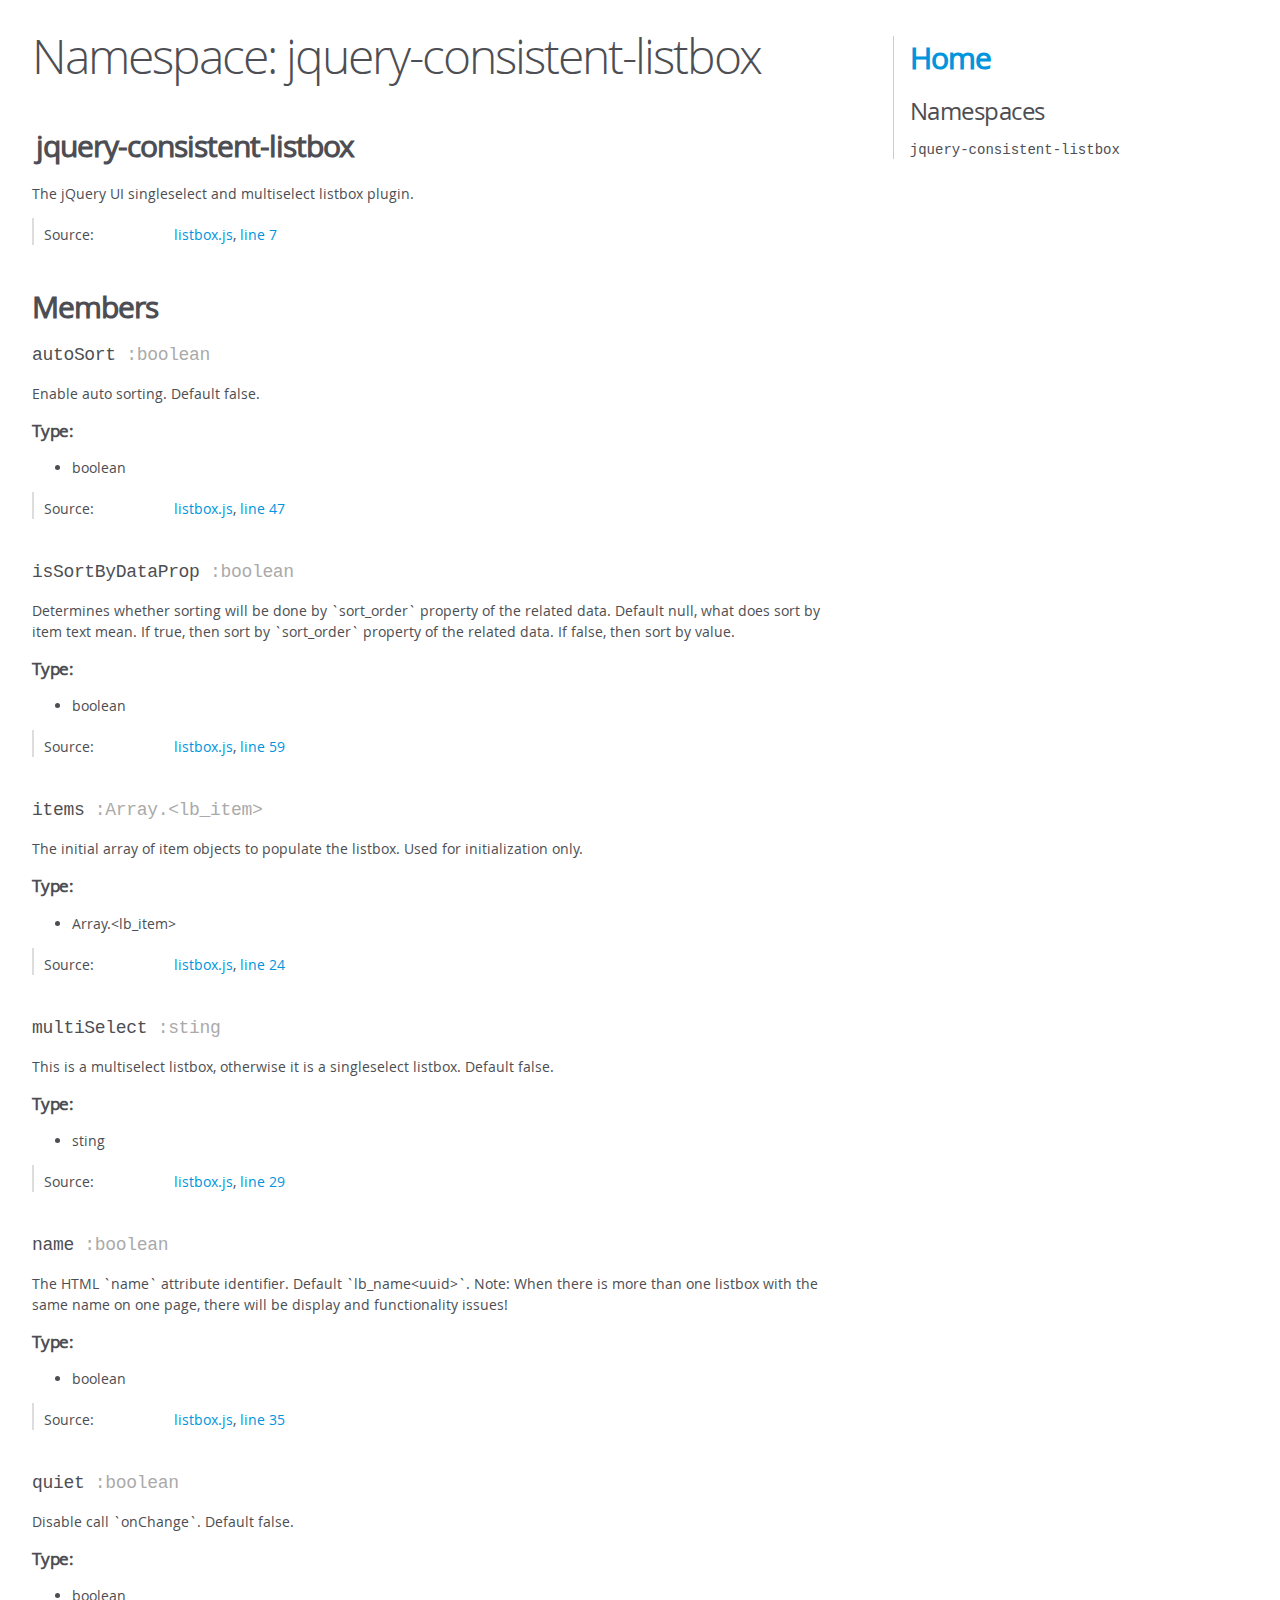
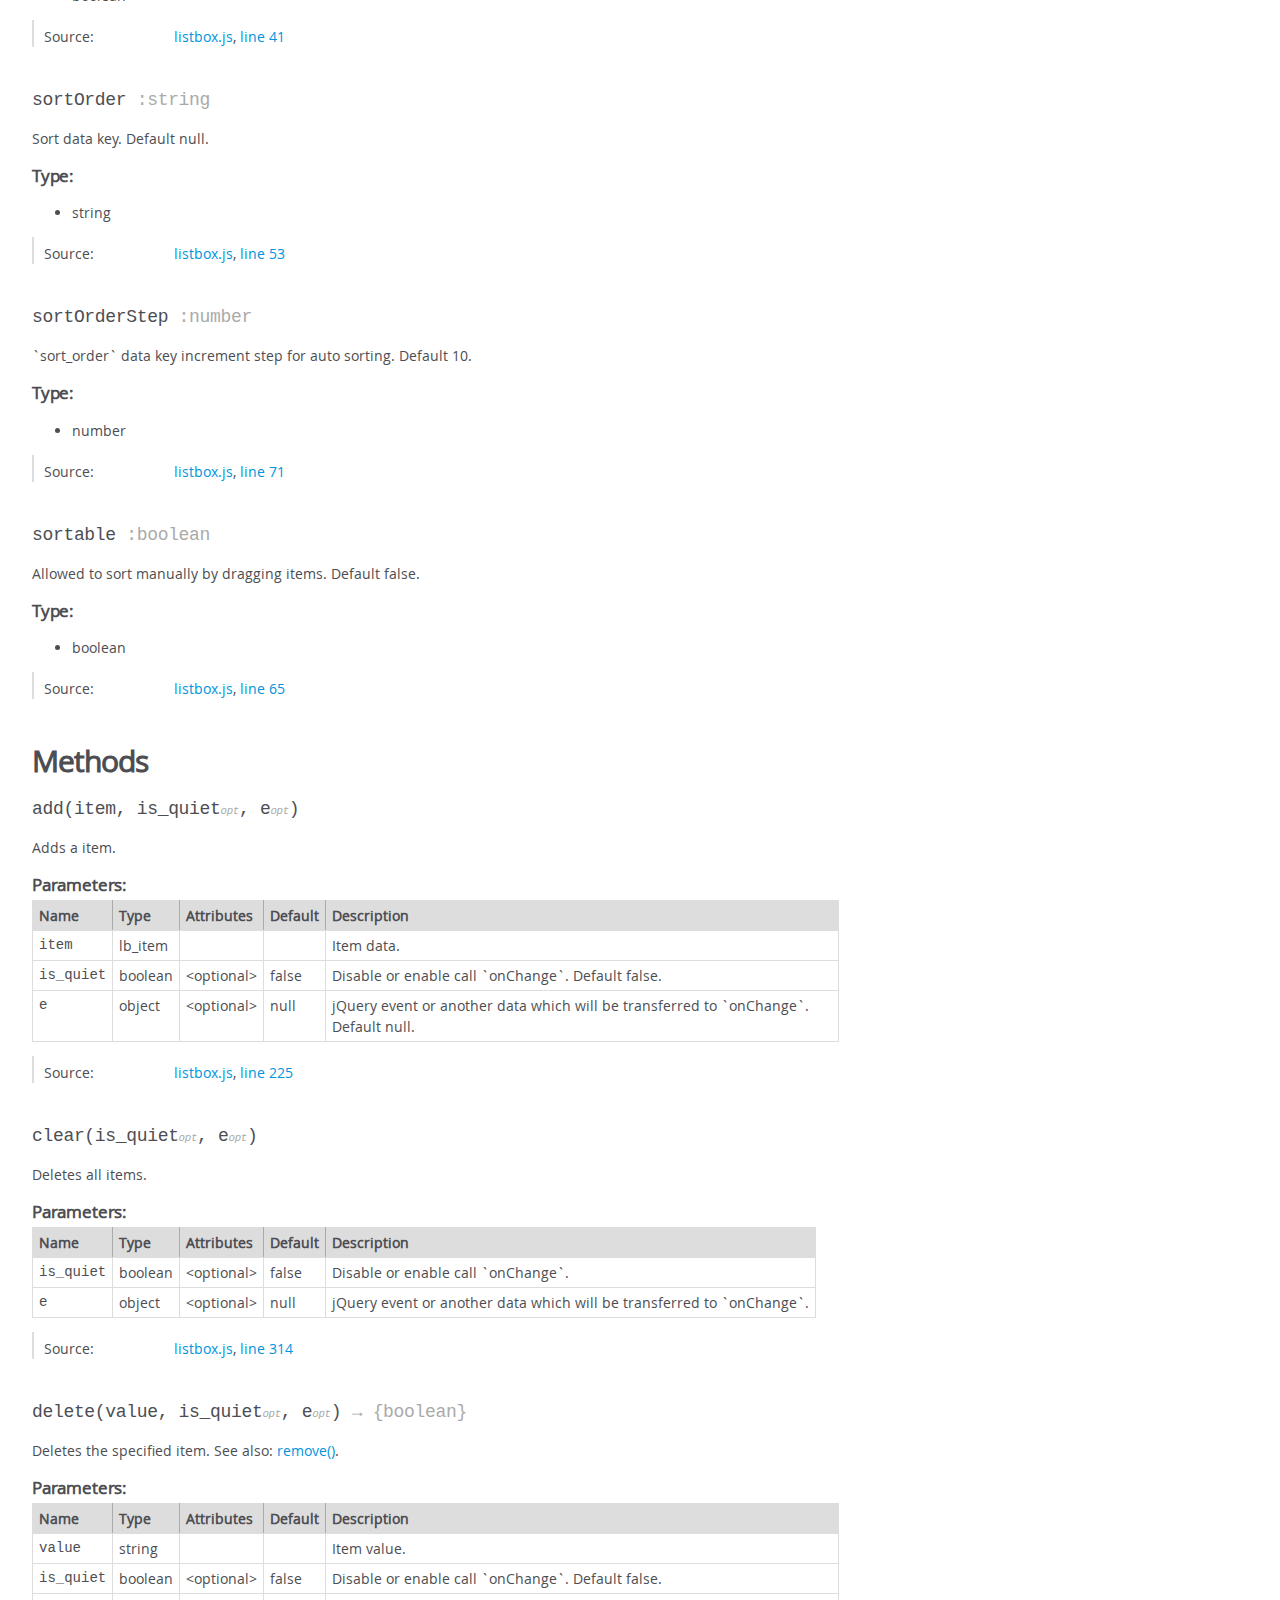
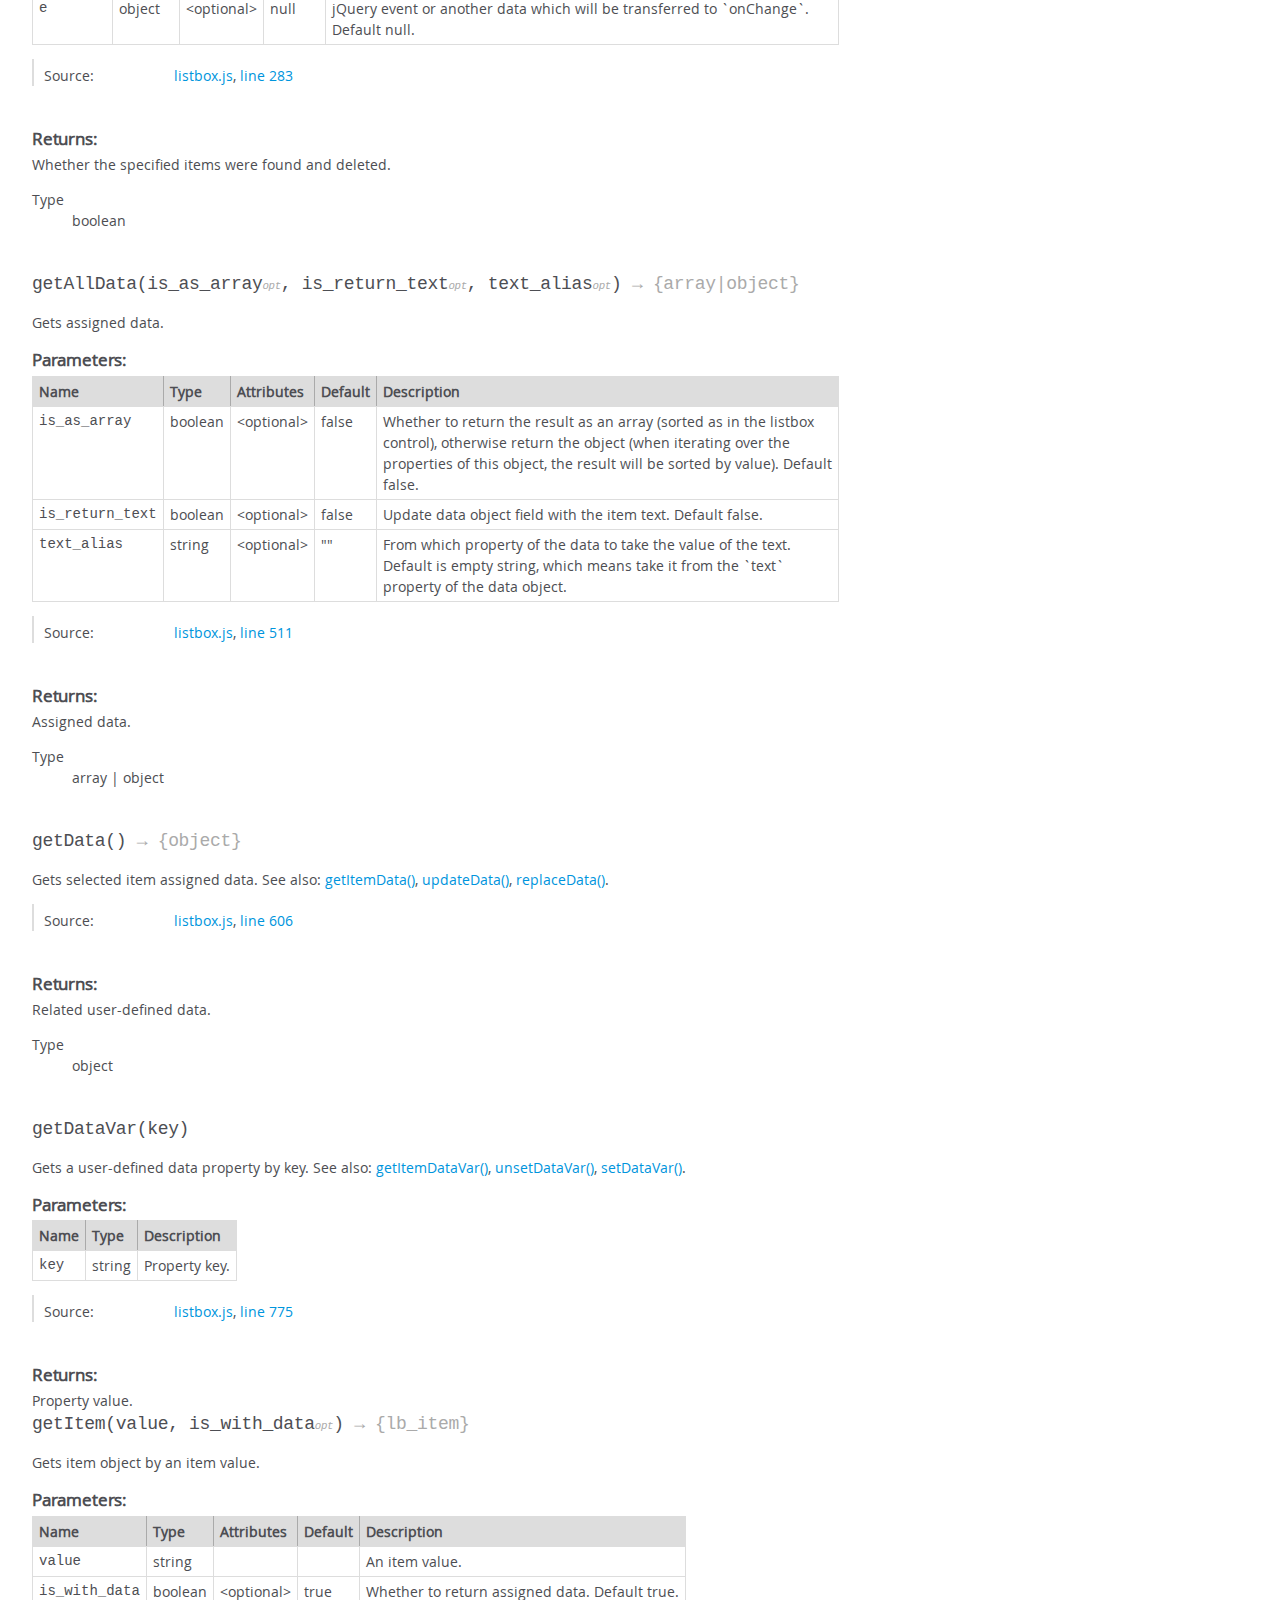
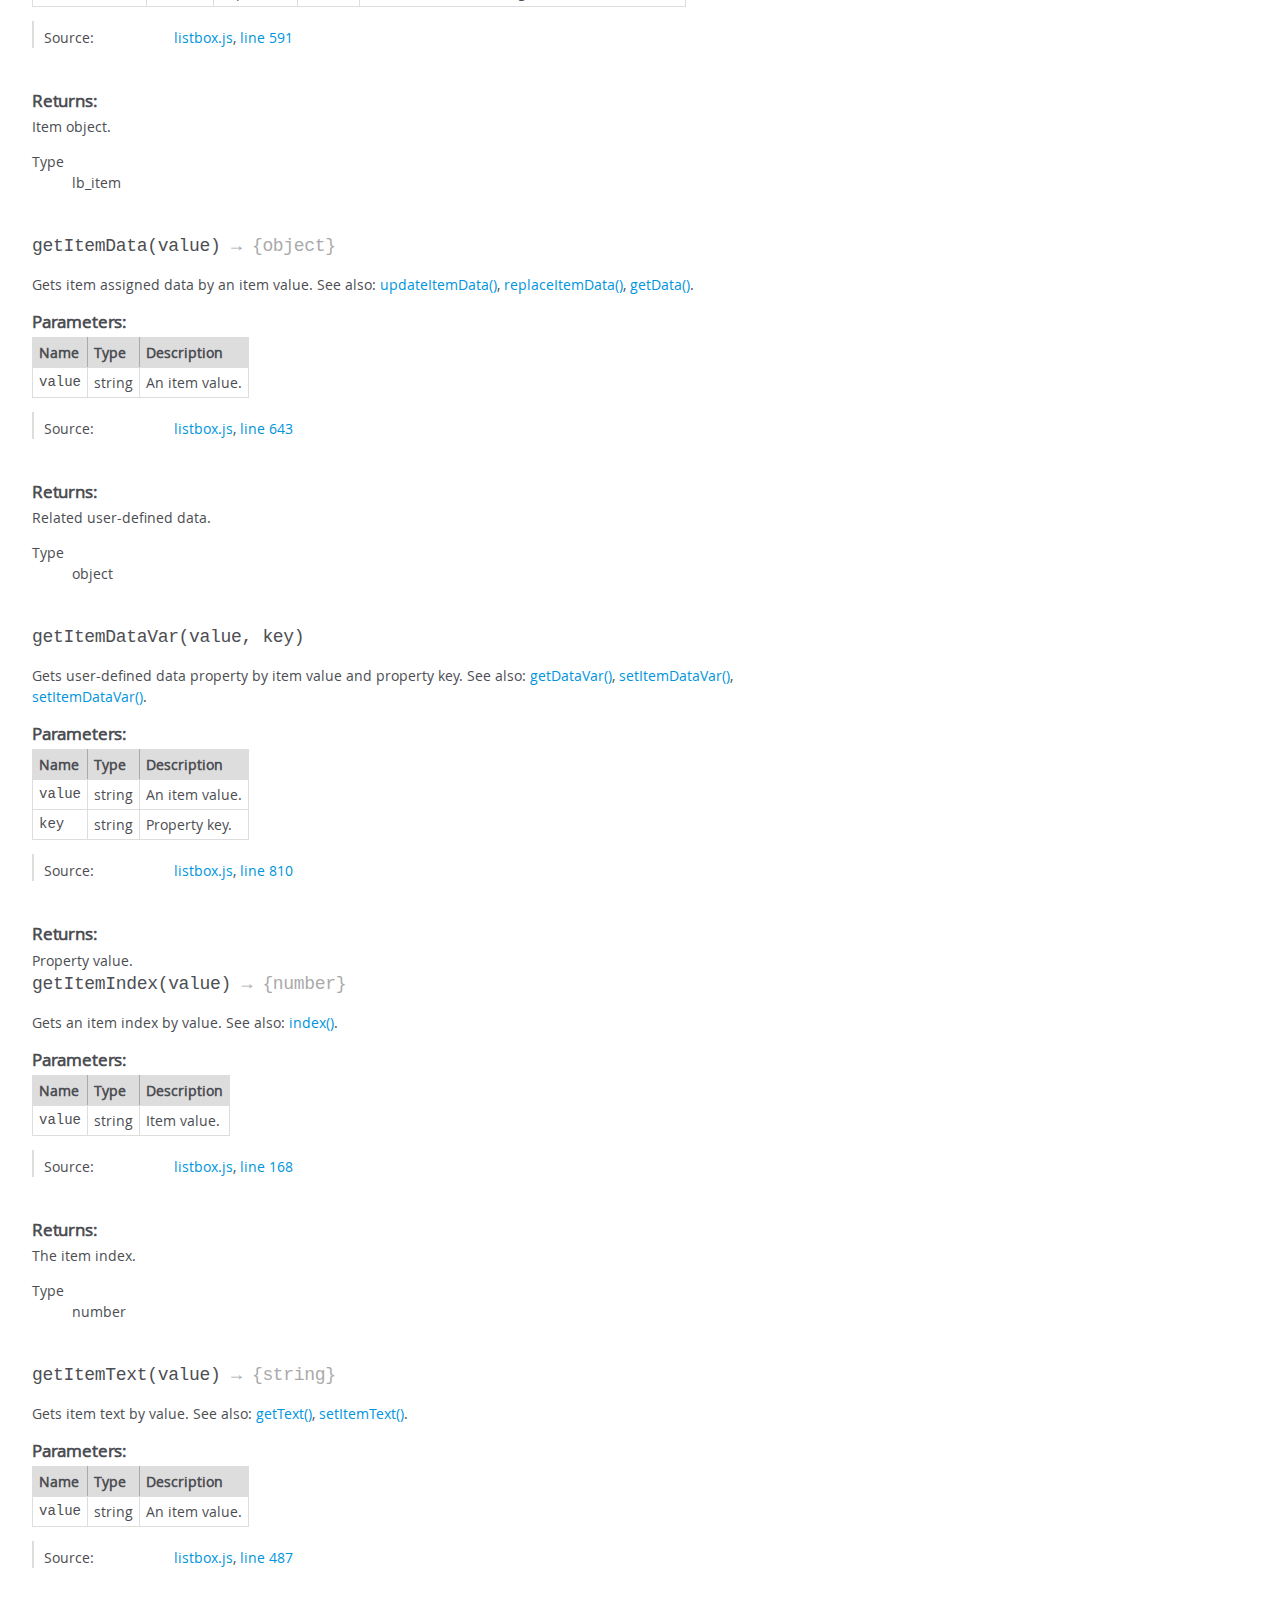
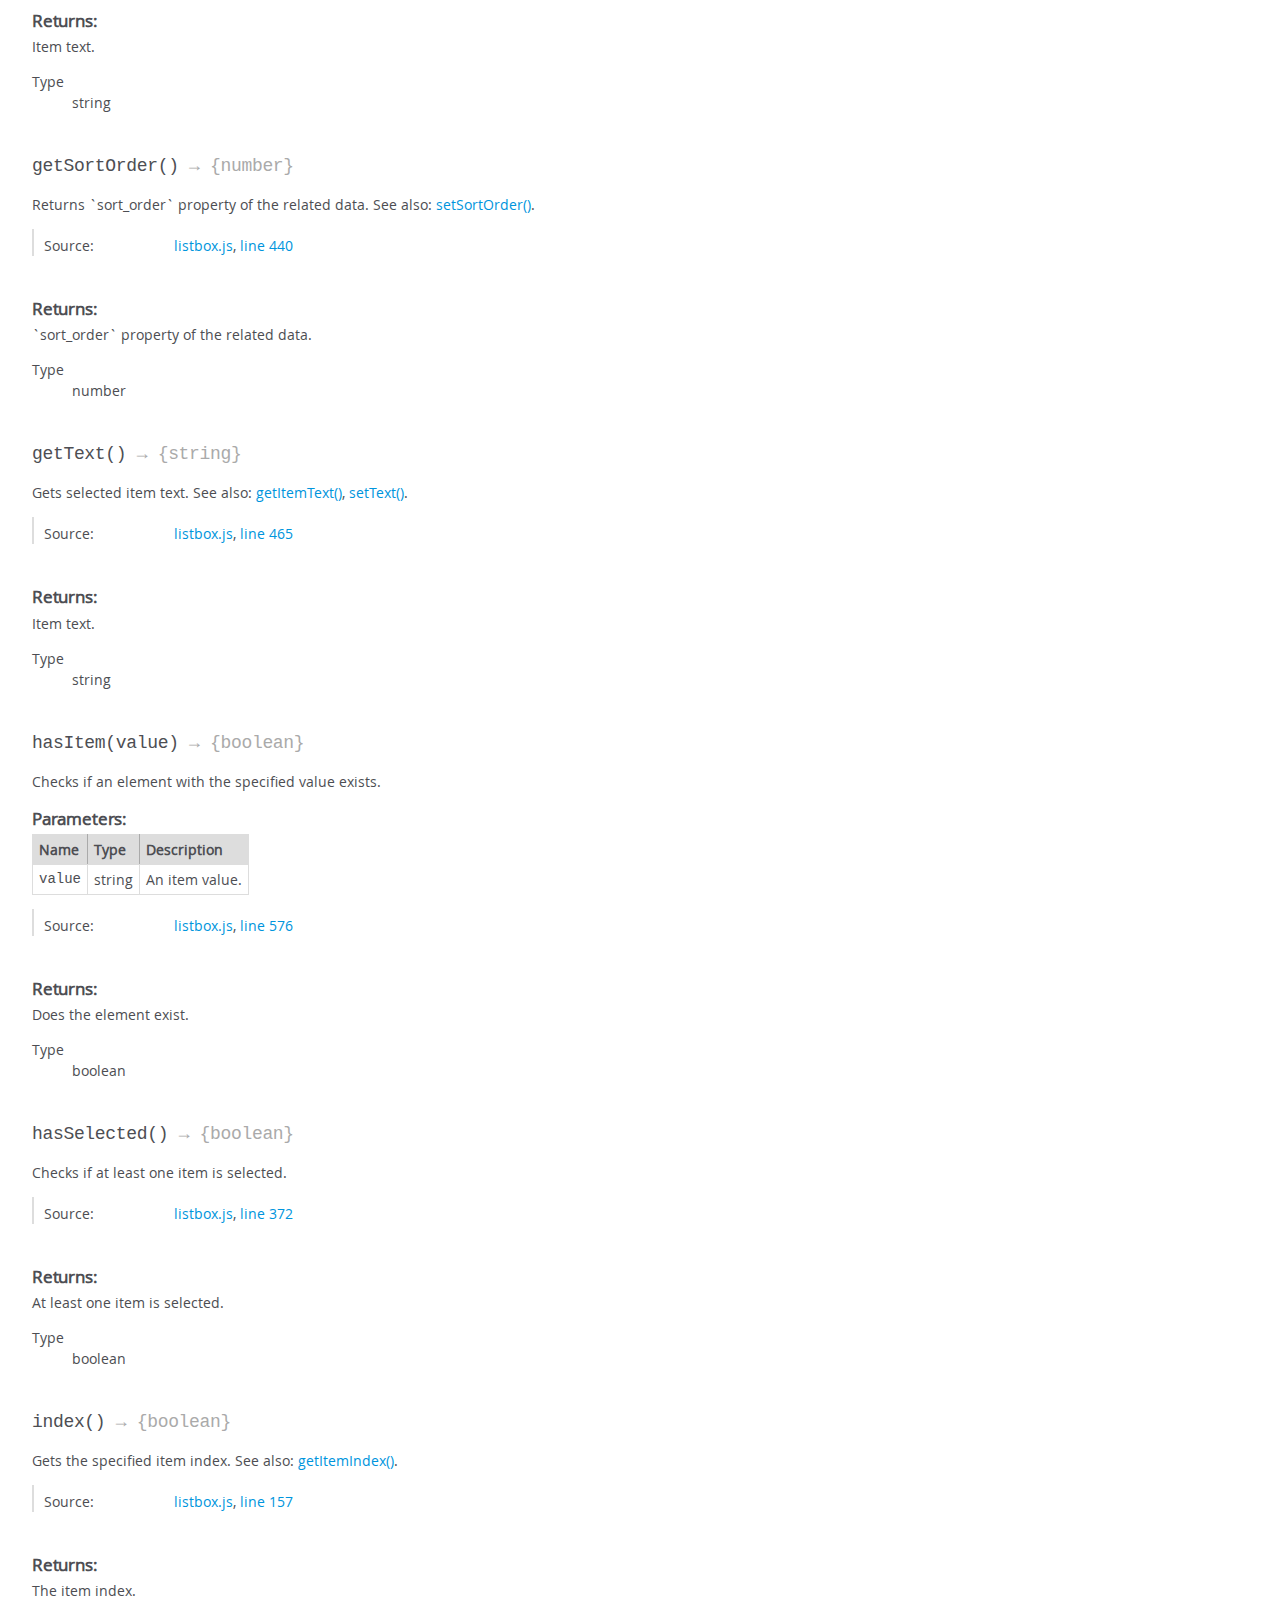
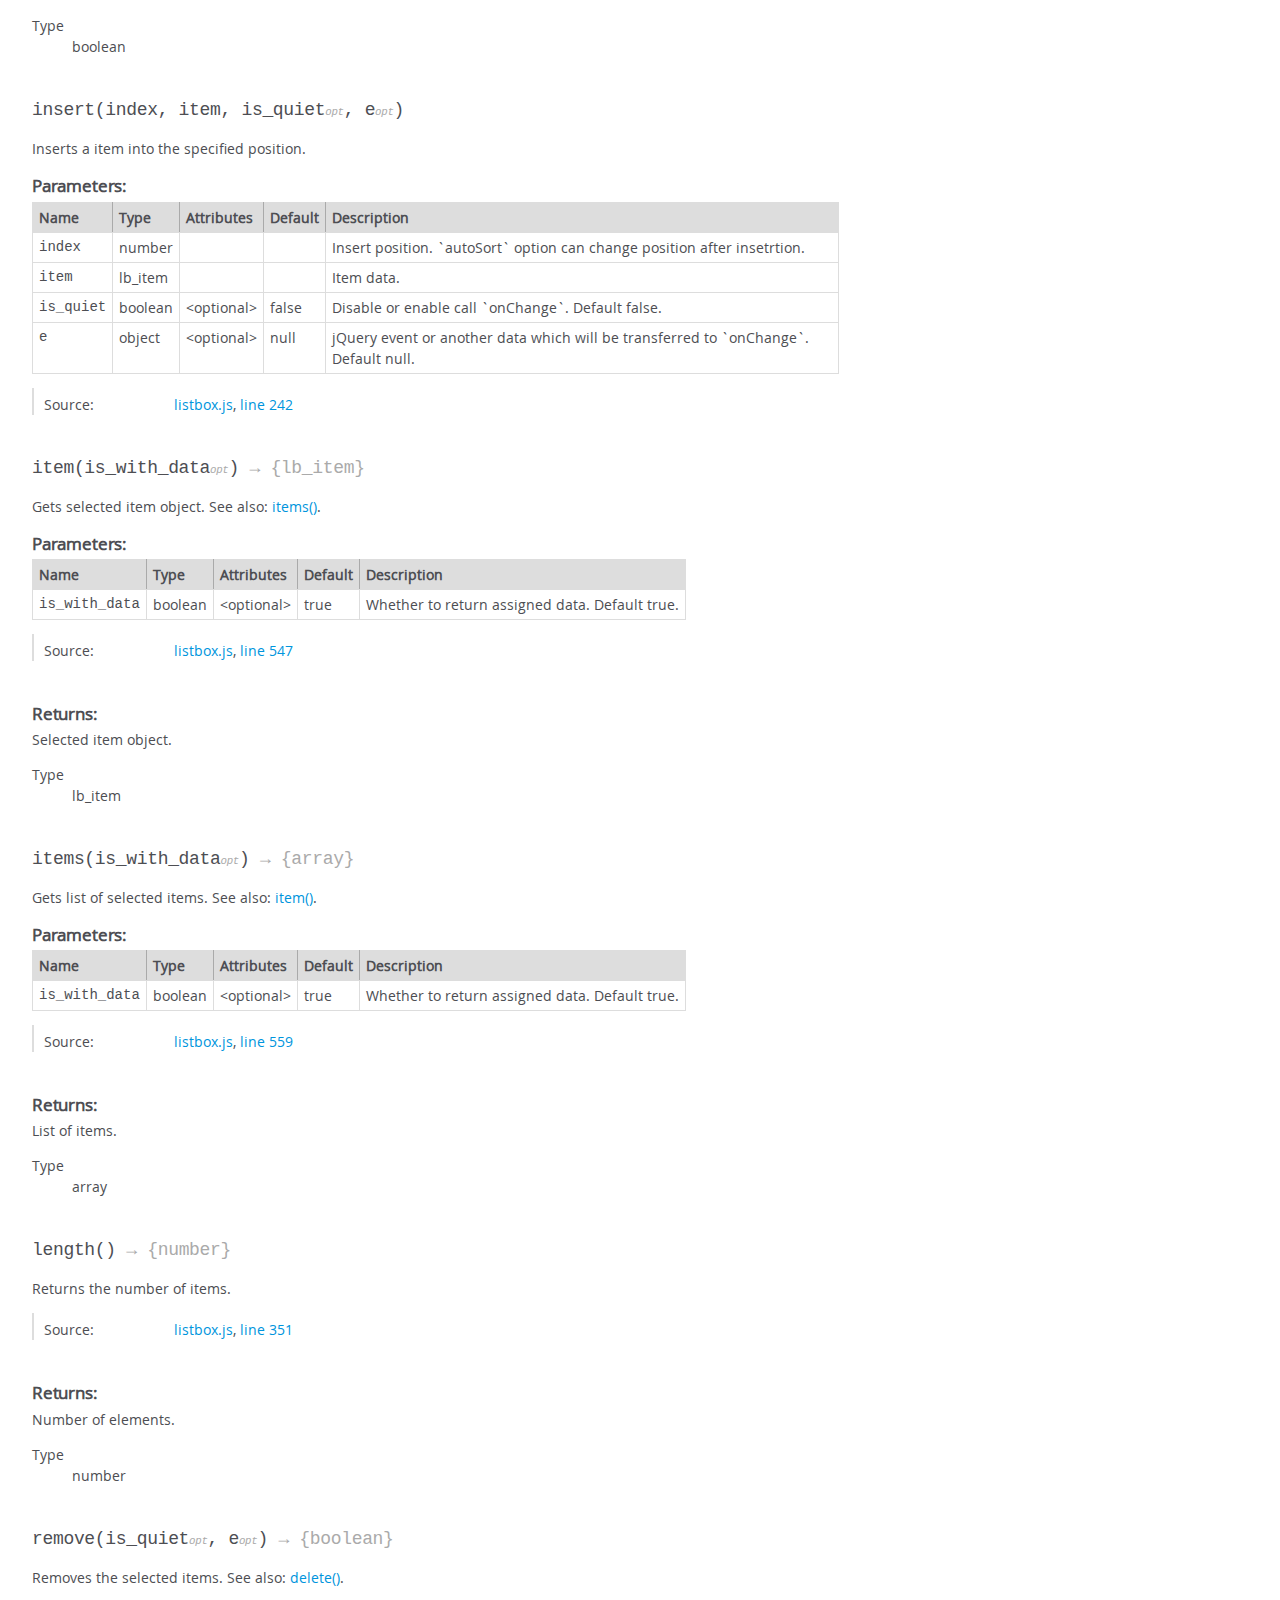
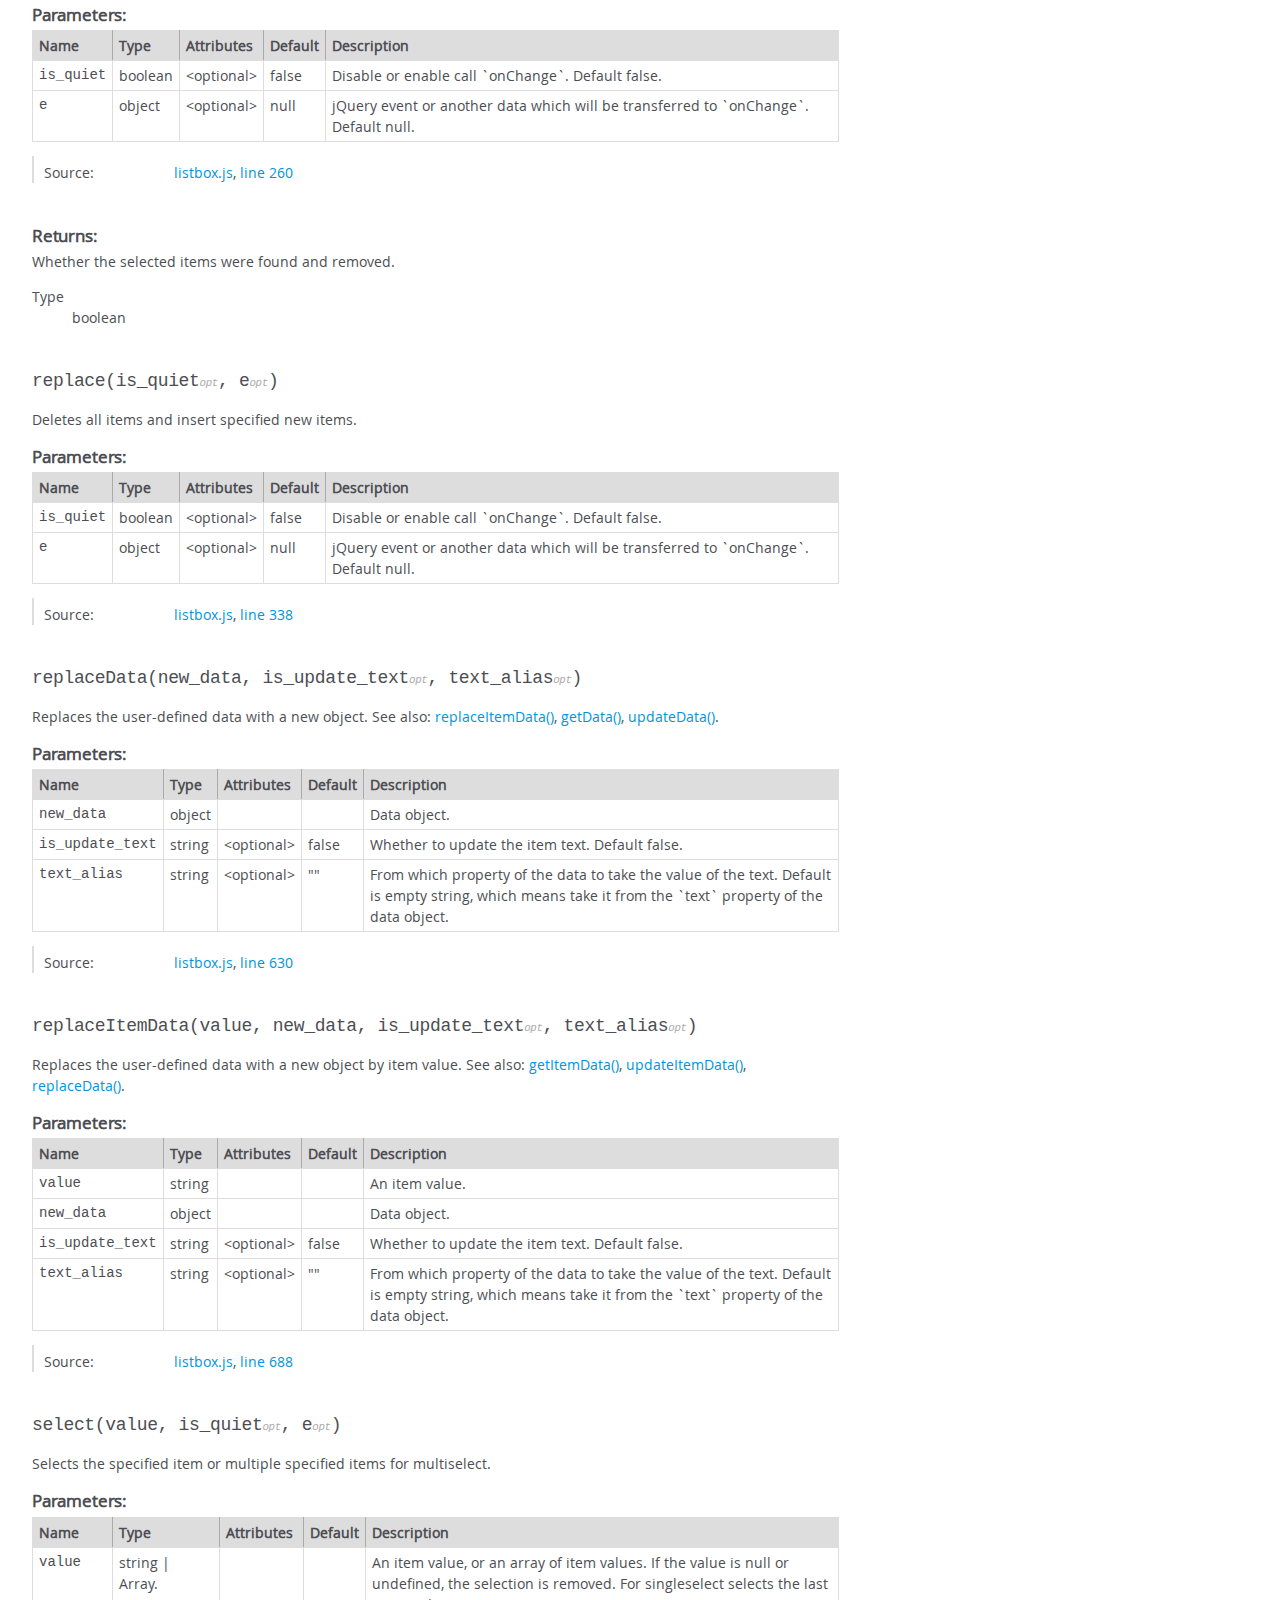
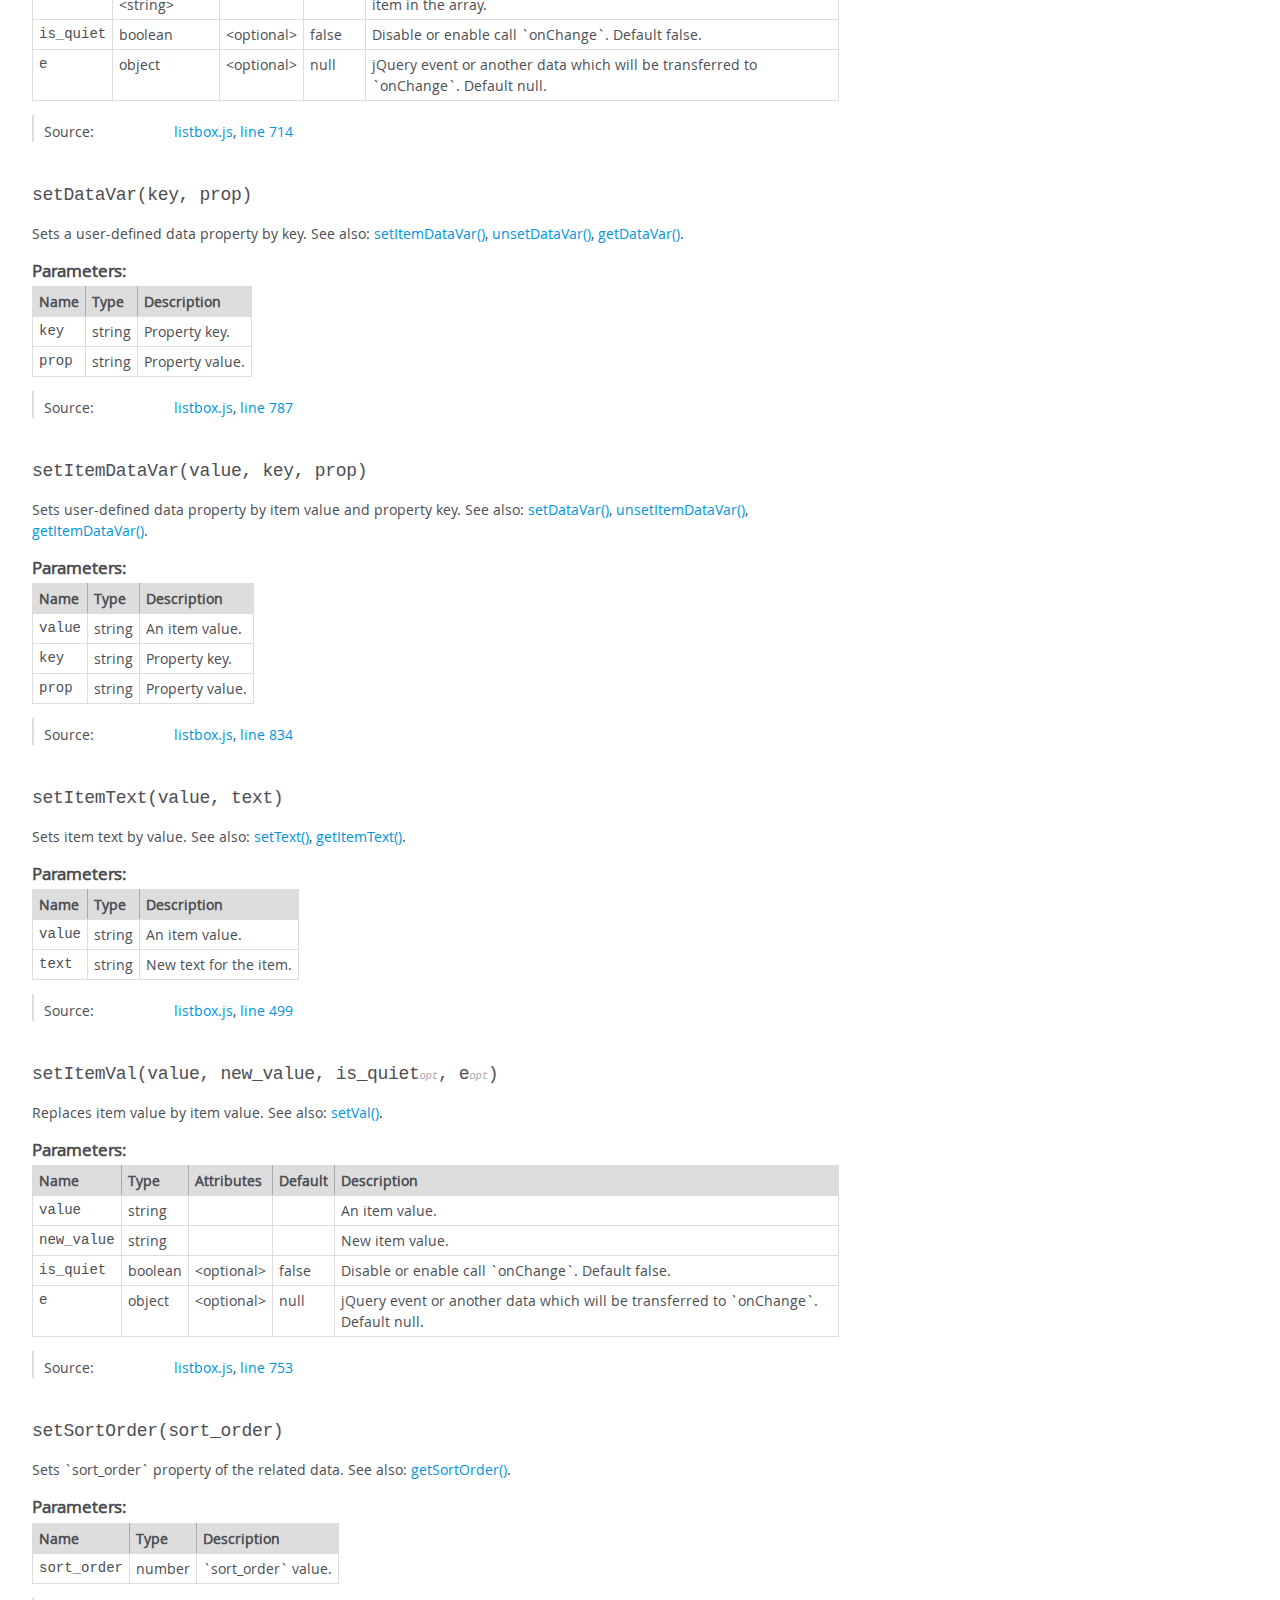
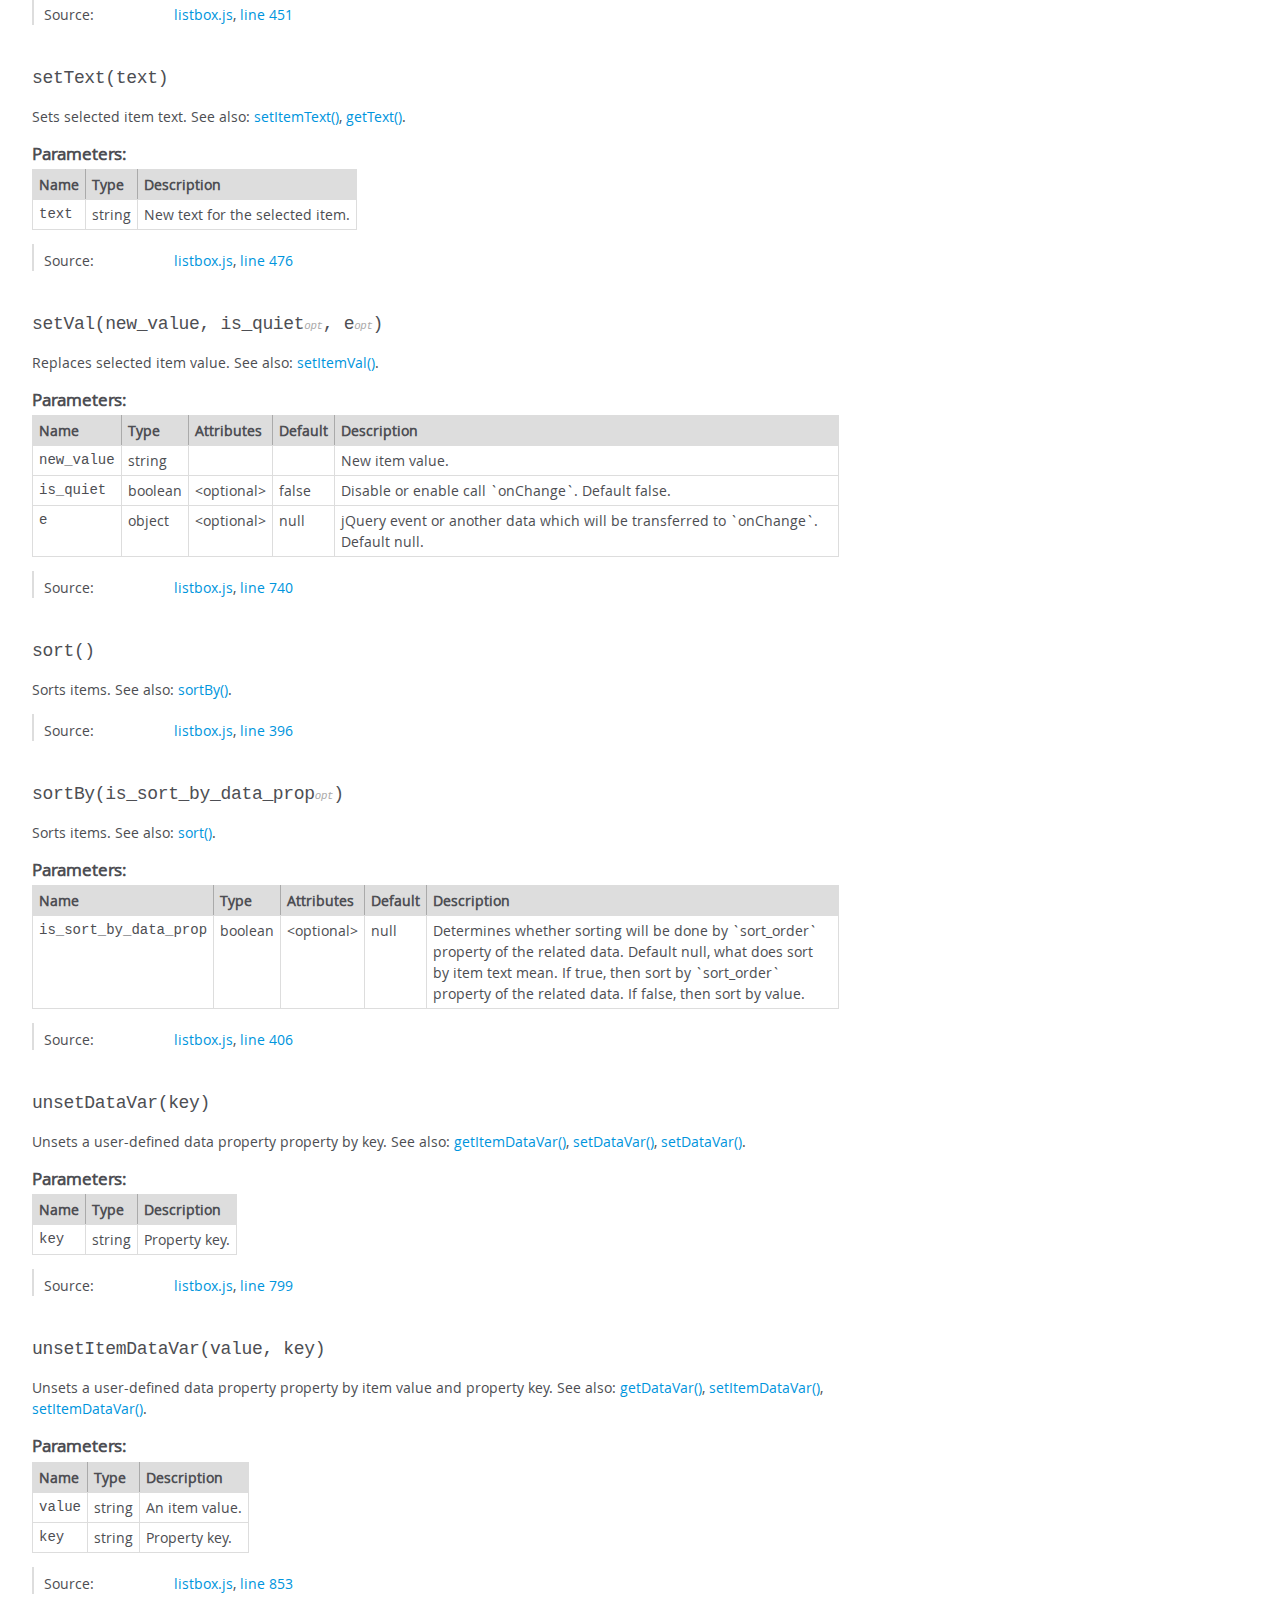
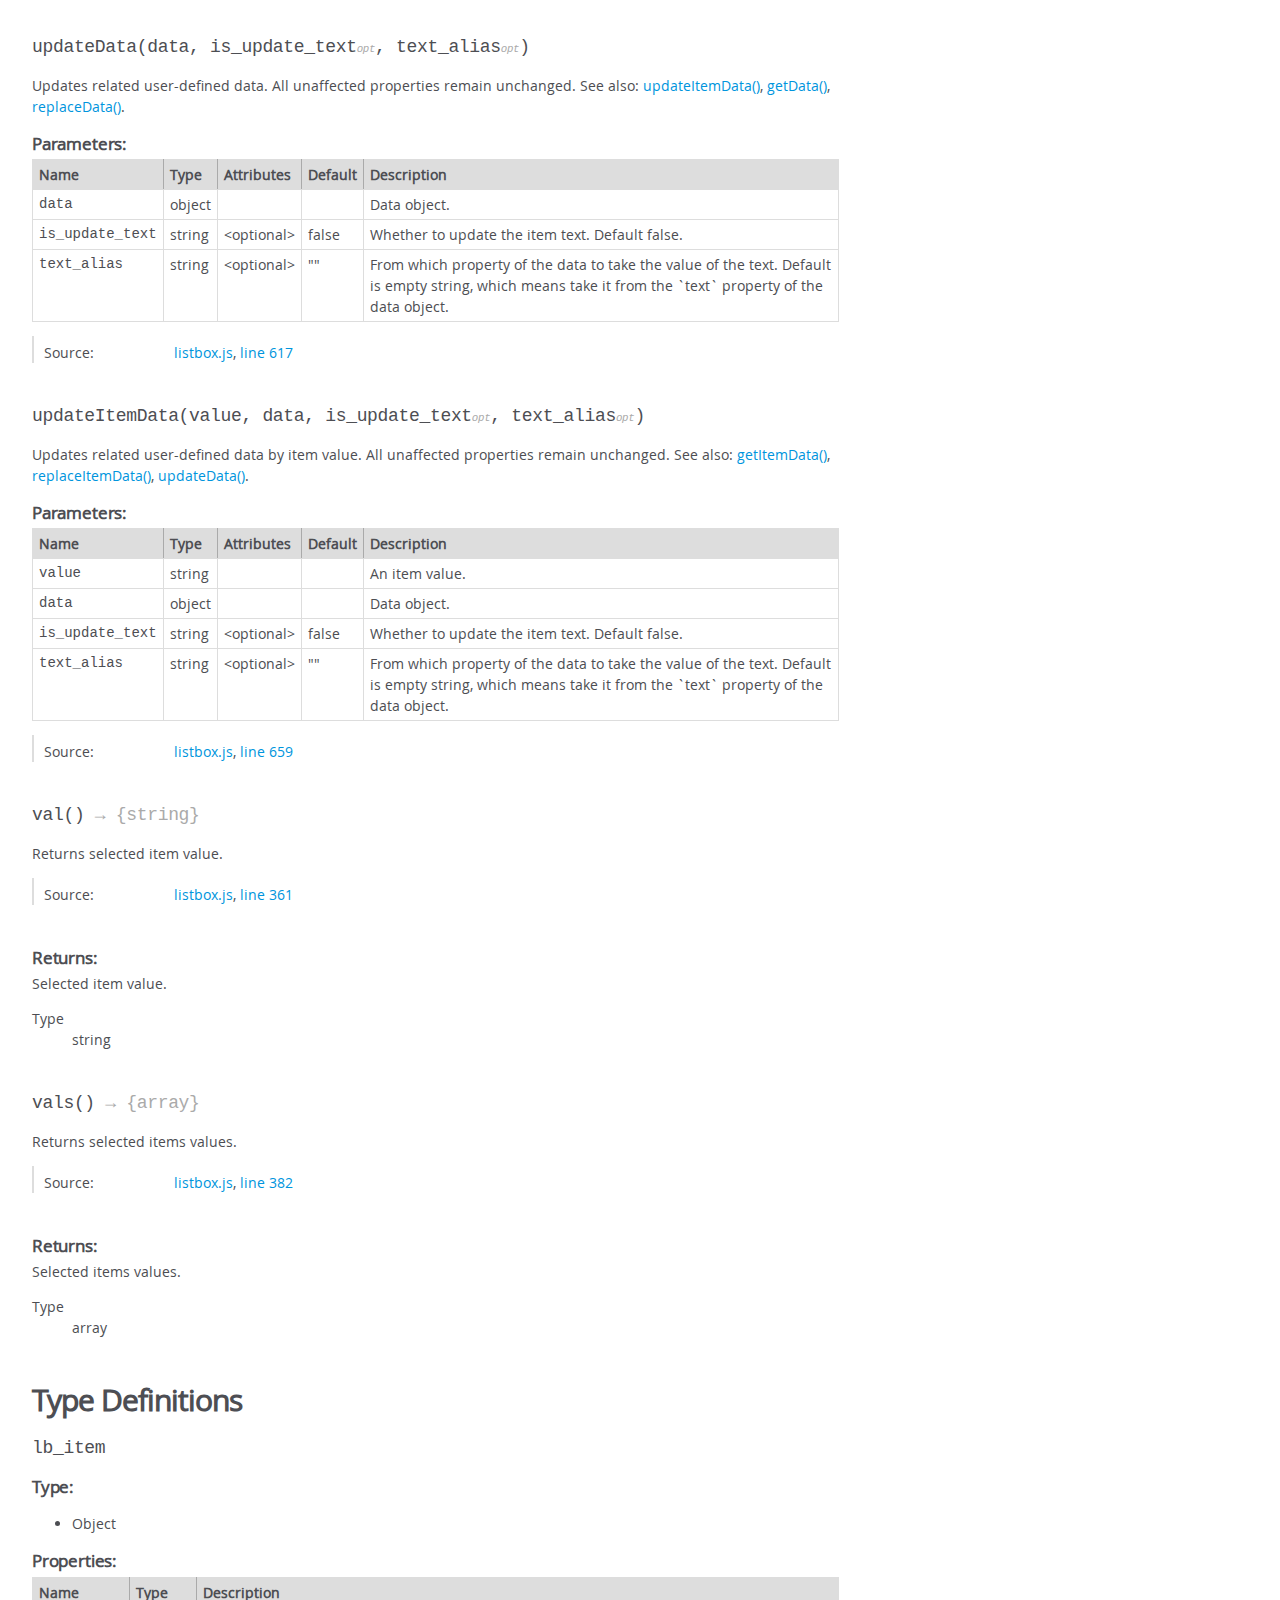
<file: docs/jquery-consistent-listbox.html>
<!DOCTYPE html>
<html lang="en">
<head>
    <meta charset="utf-8">
    <title>JSDoc: Namespace: jquery-consistent-listbox</title>

    <script src="scripts/prettify/prettify.js"> </script>
    <script src="scripts/prettify/lang-css.js"> </script>
    <!--[if lt IE 9]>
      <script src="//html5shiv.googlecode.com/svn/trunk/html5.js"></script>
    <![endif]-->
    <link type="text/css" rel="stylesheet" href="styles/prettify-tomorrow.css">
    <link type="text/css" rel="stylesheet" href="styles/jsdoc-default.css">
</head>

<body>

<div id="main">

    <h1 class="page-title">Namespace: jquery-consistent-listbox</h1>

    




<section>

<header>
    
        <h2>jquery-consistent-listbox</h2>
        
    
</header>

<article>
    <div class="container-overview">
    
        
            <div class="description">The jQuery UI singleselect and multiselect listbox plugin.</div>
        

        


<dl class="details">

    

    

    

    

    

    

    

    

    

    

    

    

    
    <dt class="tag-source">Source:</dt>
    <dd class="tag-source"><ul class="dummy"><li>
        <a href="listbox.js.html">listbox.js</a>, <a href="listbox.js.html#line7">line 7</a>
    </li></ul></dd>
    

    

    

    
</dl>


        
    
    </div>

    

    

    

    

    

    

    
        <h3 class="subsection-title">Members</h3>

        
            
<h4 class="name" id="autoSort"><span class="type-signature"></span>autoSort<span class="type-signature"> :boolean</span></h4>




<div class="description">
    Enable auto sorting. Default false.
</div>



    <h5>Type:</h5>
    <ul>
        <li>
            
<span class="param-type">boolean</span>


        </li>
    </ul>





<dl class="details">

    

    

    

    

    

    

    

    

    

    

    

    

    
    <dt class="tag-source">Source:</dt>
    <dd class="tag-source"><ul class="dummy"><li>
        <a href="listbox.js.html">listbox.js</a>, <a href="listbox.js.html#line47">line 47</a>
    </li></ul></dd>
    

    

    

    
</dl>






        
            
<h4 class="name" id="isSortByDataProp"><span class="type-signature"></span>isSortByDataProp<span class="type-signature"> :boolean</span></h4>




<div class="description">
    Determines whether sorting will be done by `sort_order` property of the related data. Default null, what does sort by item text mean. If true, then sort by `sort_order` property of the related data. If false, then sort by value.
</div>



    <h5>Type:</h5>
    <ul>
        <li>
            
<span class="param-type">boolean</span>


        </li>
    </ul>





<dl class="details">

    

    

    

    

    

    

    

    

    

    

    

    

    
    <dt class="tag-source">Source:</dt>
    <dd class="tag-source"><ul class="dummy"><li>
        <a href="listbox.js.html">listbox.js</a>, <a href="listbox.js.html#line59">line 59</a>
    </li></ul></dd>
    

    

    

    
</dl>






        
            
<h4 class="name" id="items"><span class="type-signature"></span>items<span class="type-signature"> :Array.&lt;lb_item></span></h4>




<div class="description">
    The initial array of item objects to populate the listbox. Used for initialization only.
</div>



    <h5>Type:</h5>
    <ul>
        <li>
            
<span class="param-type">Array.&lt;lb_item></span>


        </li>
    </ul>





<dl class="details">

    

    

    

    

    

    

    

    

    

    

    

    

    
    <dt class="tag-source">Source:</dt>
    <dd class="tag-source"><ul class="dummy"><li>
        <a href="listbox.js.html">listbox.js</a>, <a href="listbox.js.html#line24">line 24</a>
    </li></ul></dd>
    

    

    

    
</dl>






        
            
<h4 class="name" id="multiSelect"><span class="type-signature"></span>multiSelect<span class="type-signature"> :sting</span></h4>




<div class="description">
    This is a multiselect listbox, otherwise it is a singleselect listbox. Default false.
</div>



    <h5>Type:</h5>
    <ul>
        <li>
            
<span class="param-type">sting</span>


        </li>
    </ul>





<dl class="details">

    

    

    

    

    

    

    

    

    

    

    

    

    
    <dt class="tag-source">Source:</dt>
    <dd class="tag-source"><ul class="dummy"><li>
        <a href="listbox.js.html">listbox.js</a>, <a href="listbox.js.html#line29">line 29</a>
    </li></ul></dd>
    

    

    

    
</dl>






        
            
<h4 class="name" id="name"><span class="type-signature"></span>name<span class="type-signature"> :boolean</span></h4>




<div class="description">
    The HTML `name` attribute identifier. Default `lb_name&lt;uuid>`. Note: When there is more than one listbox with the same name on one page, there will be display and functionality issues!
</div>



    <h5>Type:</h5>
    <ul>
        <li>
            
<span class="param-type">boolean</span>


        </li>
    </ul>





<dl class="details">

    

    

    

    

    

    

    

    

    

    

    

    

    
    <dt class="tag-source">Source:</dt>
    <dd class="tag-source"><ul class="dummy"><li>
        <a href="listbox.js.html">listbox.js</a>, <a href="listbox.js.html#line35">line 35</a>
    </li></ul></dd>
    

    

    

    
</dl>






        
            
<h4 class="name" id="quiet"><span class="type-signature"></span>quiet<span class="type-signature"> :boolean</span></h4>




<div class="description">
    Disable call `onChange`. Default false.
</div>



    <h5>Type:</h5>
    <ul>
        <li>
            
<span class="param-type">boolean</span>


        </li>
    </ul>





<dl class="details">

    

    

    

    

    

    

    

    

    

    

    

    

    
    <dt class="tag-source">Source:</dt>
    <dd class="tag-source"><ul class="dummy"><li>
        <a href="listbox.js.html">listbox.js</a>, <a href="listbox.js.html#line41">line 41</a>
    </li></ul></dd>
    

    

    

    
</dl>






        
            
<h4 class="name" id="sortOrder"><span class="type-signature"></span>sortOrder<span class="type-signature"> :string</span></h4>




<div class="description">
    Sort data key. Default null.
</div>



    <h5>Type:</h5>
    <ul>
        <li>
            
<span class="param-type">string</span>


        </li>
    </ul>





<dl class="details">

    

    

    

    

    

    

    

    

    

    

    

    

    
    <dt class="tag-source">Source:</dt>
    <dd class="tag-source"><ul class="dummy"><li>
        <a href="listbox.js.html">listbox.js</a>, <a href="listbox.js.html#line53">line 53</a>
    </li></ul></dd>
    

    

    

    
</dl>






        
            
<h4 class="name" id="sortOrderStep"><span class="type-signature"></span>sortOrderStep<span class="type-signature"> :number</span></h4>




<div class="description">
    `sort_order` data key increment step for auto sorting. Default 10.
</div>



    <h5>Type:</h5>
    <ul>
        <li>
            
<span class="param-type">number</span>


        </li>
    </ul>





<dl class="details">

    

    

    

    

    

    

    

    

    

    

    

    

    
    <dt class="tag-source">Source:</dt>
    <dd class="tag-source"><ul class="dummy"><li>
        <a href="listbox.js.html">listbox.js</a>, <a href="listbox.js.html#line71">line 71</a>
    </li></ul></dd>
    

    

    

    
</dl>






        
            
<h4 class="name" id="sortable"><span class="type-signature"></span>sortable<span class="type-signature"> :boolean</span></h4>




<div class="description">
    Allowed to sort manually by dragging items. Default false.
</div>



    <h5>Type:</h5>
    <ul>
        <li>
            
<span class="param-type">boolean</span>


        </li>
    </ul>





<dl class="details">

    

    

    

    

    

    

    

    

    

    

    

    

    
    <dt class="tag-source">Source:</dt>
    <dd class="tag-source"><ul class="dummy"><li>
        <a href="listbox.js.html">listbox.js</a>, <a href="listbox.js.html#line65">line 65</a>
    </li></ul></dd>
    

    

    

    
</dl>






        
    

    
        <h3 class="subsection-title">Methods</h3>

        
            

    

    
    <h4 class="name" id="add"><span class="type-signature"></span>add<span class="signature">(item, is_quiet<span class="signature-attributes">opt</span>, e<span class="signature-attributes">opt</span>)</span><span class="type-signature"></span></h4>
    

    



<div class="description">
    Adds a item.
</div>









    <h5>Parameters:</h5>
    

<table class="params">
    <thead>
    <tr>
        
        <th>Name</th>
        

        <th>Type</th>

        
        <th>Attributes</th>
        

        
        <th>Default</th>
        

        <th class="last">Description</th>
    </tr>
    </thead>

    <tbody>
    

        <tr>
            
                <td class="name"><code>item</code></td>
            

            <td class="type">
            
                
<span class="param-type">lb_item</span>


            
            </td>

            
                <td class="attributes">
                

                

                
                </td>
            

            
                <td class="default">
                
                </td>
            

            <td class="description last">Item data.</td>
        </tr>

    

        <tr>
            
                <td class="name"><code>is_quiet</code></td>
            

            <td class="type">
            
                
<span class="param-type">boolean</span>


            
            </td>

            
                <td class="attributes">
                
                    &lt;optional><br>
                

                

                
                </td>
            

            
                <td class="default">
                
                    false
                
                </td>
            

            <td class="description last">Disable or enable call `onChange`. Default false.</td>
        </tr>

    

        <tr>
            
                <td class="name"><code>e</code></td>
            

            <td class="type">
            
                
<span class="param-type">object</span>


            
            </td>

            
                <td class="attributes">
                
                    &lt;optional><br>
                

                

                
                </td>
            

            
                <td class="default">
                
                    null
                
                </td>
            

            <td class="description last">jQuery event or another data which will be transferred to `onChange`. Default null.</td>
        </tr>

    
    </tbody>
</table>






<dl class="details">

    

    

    

    

    

    

    

    

    

    

    

    

    
    <dt class="tag-source">Source:</dt>
    <dd class="tag-source"><ul class="dummy"><li>
        <a href="listbox.js.html">listbox.js</a>, <a href="listbox.js.html#line225">line 225</a>
    </li></ul></dd>
    

    

    

    
</dl>




















        
            

    

    
    <h4 class="name" id="clear"><span class="type-signature"></span>clear<span class="signature">(is_quiet<span class="signature-attributes">opt</span>, e<span class="signature-attributes">opt</span>)</span><span class="type-signature"></span></h4>
    

    



<div class="description">
    Deletes all items.
</div>









    <h5>Parameters:</h5>
    

<table class="params">
    <thead>
    <tr>
        
        <th>Name</th>
        

        <th>Type</th>

        
        <th>Attributes</th>
        

        
        <th>Default</th>
        

        <th class="last">Description</th>
    </tr>
    </thead>

    <tbody>
    

        <tr>
            
                <td class="name"><code>is_quiet</code></td>
            

            <td class="type">
            
                
<span class="param-type">boolean</span>


            
            </td>

            
                <td class="attributes">
                
                    &lt;optional><br>
                

                

                
                </td>
            

            
                <td class="default">
                
                    false
                
                </td>
            

            <td class="description last">Disable or enable call `onChange`.</td>
        </tr>

    

        <tr>
            
                <td class="name"><code>e</code></td>
            

            <td class="type">
            
                
<span class="param-type">object</span>


            
            </td>

            
                <td class="attributes">
                
                    &lt;optional><br>
                

                

                
                </td>
            

            
                <td class="default">
                
                    null
                
                </td>
            

            <td class="description last">jQuery event or another data which will be transferred to `onChange`.</td>
        </tr>

    
    </tbody>
</table>






<dl class="details">

    

    

    

    

    

    

    

    

    

    

    

    

    
    <dt class="tag-source">Source:</dt>
    <dd class="tag-source"><ul class="dummy"><li>
        <a href="listbox.js.html">listbox.js</a>, <a href="listbox.js.html#line314">line 314</a>
    </li></ul></dd>
    

    

    

    
</dl>




















        
            

    

    
    <h4 class="name" id="delete"><span class="type-signature"></span>delete<span class="signature">(value, is_quiet<span class="signature-attributes">opt</span>, e<span class="signature-attributes">opt</span>)</span><span class="type-signature"> &rarr; {boolean}</span></h4>
    

    



<div class="description">
    Deletes the specified item.
See also: <a href="jquery-consistent-listbox.html#remove">remove()</a>.
</div>









    <h5>Parameters:</h5>
    

<table class="params">
    <thead>
    <tr>
        
        <th>Name</th>
        

        <th>Type</th>

        
        <th>Attributes</th>
        

        
        <th>Default</th>
        

        <th class="last">Description</th>
    </tr>
    </thead>

    <tbody>
    

        <tr>
            
                <td class="name"><code>value</code></td>
            

            <td class="type">
            
                
<span class="param-type">string</span>


            
            </td>

            
                <td class="attributes">
                

                

                
                </td>
            

            
                <td class="default">
                
                </td>
            

            <td class="description last">Item value.</td>
        </tr>

    

        <tr>
            
                <td class="name"><code>is_quiet</code></td>
            

            <td class="type">
            
                
<span class="param-type">boolean</span>


            
            </td>

            
                <td class="attributes">
                
                    &lt;optional><br>
                

                

                
                </td>
            

            
                <td class="default">
                
                    false
                
                </td>
            

            <td class="description last">Disable or enable call `onChange`. Default false.</td>
        </tr>

    

        <tr>
            
                <td class="name"><code>e</code></td>
            

            <td class="type">
            
                
<span class="param-type">object</span>


            
            </td>

            
                <td class="attributes">
                
                    &lt;optional><br>
                

                

                
                </td>
            

            
                <td class="default">
                
                    null
                
                </td>
            

            <td class="description last">jQuery event or another data which will be transferred to `onChange`. Default null.</td>
        </tr>

    
    </tbody>
</table>






<dl class="details">

    

    

    

    

    

    

    

    

    

    

    

    

    
    <dt class="tag-source">Source:</dt>
    <dd class="tag-source"><ul class="dummy"><li>
        <a href="listbox.js.html">listbox.js</a>, <a href="listbox.js.html#line283">line 283</a>
    </li></ul></dd>
    

    

    

    
</dl>















<h5>Returns:</h5>

        
<div class="param-desc">
    Whether the specified items were found and deleted.
</div>



<dl>
    <dt>
        Type
    </dt>
    <dd>
        
<span class="param-type">boolean</span>


    </dd>
</dl>

    





        
            

    

    
    <h4 class="name" id="getAllData"><span class="type-signature"></span>getAllData<span class="signature">(is_as_array<span class="signature-attributes">opt</span>, is_return_text<span class="signature-attributes">opt</span>, text_alias<span class="signature-attributes">opt</span>)</span><span class="type-signature"> &rarr; {array|object}</span></h4>
    

    



<div class="description">
    Gets assigned data.
</div>









    <h5>Parameters:</h5>
    

<table class="params">
    <thead>
    <tr>
        
        <th>Name</th>
        

        <th>Type</th>

        
        <th>Attributes</th>
        

        
        <th>Default</th>
        

        <th class="last">Description</th>
    </tr>
    </thead>

    <tbody>
    

        <tr>
            
                <td class="name"><code>is_as_array</code></td>
            

            <td class="type">
            
                
<span class="param-type">boolean</span>


            
            </td>

            
                <td class="attributes">
                
                    &lt;optional><br>
                

                

                
                </td>
            

            
                <td class="default">
                
                    false
                
                </td>
            

            <td class="description last">Whether to return the result as an array (sorted as in the listbox control), otherwise return the object (when iterating over the properties of this object, the result will be sorted by value). Default false.</td>
        </tr>

    

        <tr>
            
                <td class="name"><code>is_return_text</code></td>
            

            <td class="type">
            
                
<span class="param-type">boolean</span>


            
            </td>

            
                <td class="attributes">
                
                    &lt;optional><br>
                

                

                
                </td>
            

            
                <td class="default">
                
                    false
                
                </td>
            

            <td class="description last">Update data object field with the item text. Default false.</td>
        </tr>

    

        <tr>
            
                <td class="name"><code>text_alias</code></td>
            

            <td class="type">
            
                
<span class="param-type">string</span>


            
            </td>

            
                <td class="attributes">
                
                    &lt;optional><br>
                

                

                
                </td>
            

            
                <td class="default">
                
                    ""
                
                </td>
            

            <td class="description last">From which property of the data to take the value of the text. Default is empty string, which means take it from the `text` property of the data object.</td>
        </tr>

    
    </tbody>
</table>






<dl class="details">

    

    

    

    

    

    

    

    

    

    

    

    

    
    <dt class="tag-source">Source:</dt>
    <dd class="tag-source"><ul class="dummy"><li>
        <a href="listbox.js.html">listbox.js</a>, <a href="listbox.js.html#line511">line 511</a>
    </li></ul></dd>
    

    

    

    
</dl>















<h5>Returns:</h5>

        
<div class="param-desc">
    Assigned data.
</div>



<dl>
    <dt>
        Type
    </dt>
    <dd>
        
<span class="param-type">array</span>
|

<span class="param-type">object</span>


    </dd>
</dl>

    





        
            

    

    
    <h4 class="name" id="getData"><span class="type-signature"></span>getData<span class="signature">()</span><span class="type-signature"> &rarr; {object}</span></h4>
    

    



<div class="description">
    Gets selected item assigned data.
See also: <a href="jquery-consistent-listbox.html#getItemData">getItemData()</a>, <a href="jquery-consistent-listbox.html#updateData">updateData()</a>, <a href="jquery-consistent-listbox.html#replaceData">replaceData()</a>.
</div>













<dl class="details">

    

    

    

    

    

    

    

    

    

    

    

    

    
    <dt class="tag-source">Source:</dt>
    <dd class="tag-source"><ul class="dummy"><li>
        <a href="listbox.js.html">listbox.js</a>, <a href="listbox.js.html#line606">line 606</a>
    </li></ul></dd>
    

    

    

    
</dl>















<h5>Returns:</h5>

        
<div class="param-desc">
    Related user-defined data.
</div>



<dl>
    <dt>
        Type
    </dt>
    <dd>
        
<span class="param-type">object</span>


    </dd>
</dl>

    





        
            

    

    
    <h4 class="name" id="getDataVar"><span class="type-signature"></span>getDataVar<span class="signature">(key)</span><span class="type-signature"></span></h4>
    

    



<div class="description">
    Gets a user-defined data property by key.
See also: <a href="jquery-consistent-listbox.html#getItemDataVar">getItemDataVar()</a>, <a href="jquery-consistent-listbox.html#unsetDataVar">unsetDataVar()</a>, <a href="jquery-consistent-listbox.html#setDataVar">setDataVar()</a>.
</div>









    <h5>Parameters:</h5>
    

<table class="params">
    <thead>
    <tr>
        
        <th>Name</th>
        

        <th>Type</th>

        

        

        <th class="last">Description</th>
    </tr>
    </thead>

    <tbody>
    

        <tr>
            
                <td class="name"><code>key</code></td>
            

            <td class="type">
            
                
<span class="param-type">string</span>


            
            </td>

            

            

            <td class="description last">Property key.</td>
        </tr>

    
    </tbody>
</table>






<dl class="details">

    

    

    

    

    

    

    

    

    

    

    

    

    
    <dt class="tag-source">Source:</dt>
    <dd class="tag-source"><ul class="dummy"><li>
        <a href="listbox.js.html">listbox.js</a>, <a href="listbox.js.html#line775">line 775</a>
    </li></ul></dd>
    

    

    

    
</dl>















<h5>Returns:</h5>

        
<div class="param-desc">
    Property value.
</div>



    





        
            

    

    
    <h4 class="name" id="getItem"><span class="type-signature"></span>getItem<span class="signature">(value, is_with_data<span class="signature-attributes">opt</span>)</span><span class="type-signature"> &rarr; {lb_item}</span></h4>
    

    



<div class="description">
    Gets item object by an item value.
</div>









    <h5>Parameters:</h5>
    

<table class="params">
    <thead>
    <tr>
        
        <th>Name</th>
        

        <th>Type</th>

        
        <th>Attributes</th>
        

        
        <th>Default</th>
        

        <th class="last">Description</th>
    </tr>
    </thead>

    <tbody>
    

        <tr>
            
                <td class="name"><code>value</code></td>
            

            <td class="type">
            
                
<span class="param-type">string</span>


            
            </td>

            
                <td class="attributes">
                

                

                
                </td>
            

            
                <td class="default">
                
                </td>
            

            <td class="description last">An item value.</td>
        </tr>

    

        <tr>
            
                <td class="name"><code>is_with_data</code></td>
            

            <td class="type">
            
                
<span class="param-type">boolean</span>


            
            </td>

            
                <td class="attributes">
                
                    &lt;optional><br>
                

                

                
                </td>
            

            
                <td class="default">
                
                    true
                
                </td>
            

            <td class="description last">Whether to return assigned data. Default true.</td>
        </tr>

    
    </tbody>
</table>






<dl class="details">

    

    

    

    

    

    

    

    

    

    

    

    

    
    <dt class="tag-source">Source:</dt>
    <dd class="tag-source"><ul class="dummy"><li>
        <a href="listbox.js.html">listbox.js</a>, <a href="listbox.js.html#line591">line 591</a>
    </li></ul></dd>
    

    

    

    
</dl>















<h5>Returns:</h5>

        
<div class="param-desc">
    Item object.
</div>



<dl>
    <dt>
        Type
    </dt>
    <dd>
        
<span class="param-type">lb_item</span>


    </dd>
</dl>

    





        
            

    

    
    <h4 class="name" id="getItemData"><span class="type-signature"></span>getItemData<span class="signature">(value)</span><span class="type-signature"> &rarr; {object}</span></h4>
    

    



<div class="description">
    Gets item assigned data by an item value.
See also: <a href="jquery-consistent-listbox.html#updateItemData">updateItemData()</a>, <a href="jquery-consistent-listbox.html#replaceItemData">replaceItemData()</a>, <a href="jquery-consistent-listbox.html#getData">getData()</a>.
</div>









    <h5>Parameters:</h5>
    

<table class="params">
    <thead>
    <tr>
        
        <th>Name</th>
        

        <th>Type</th>

        

        

        <th class="last">Description</th>
    </tr>
    </thead>

    <tbody>
    

        <tr>
            
                <td class="name"><code>value</code></td>
            

            <td class="type">
            
                
<span class="param-type">string</span>


            
            </td>

            

            

            <td class="description last">An item value.</td>
        </tr>

    
    </tbody>
</table>






<dl class="details">

    

    

    

    

    

    

    

    

    

    

    

    

    
    <dt class="tag-source">Source:</dt>
    <dd class="tag-source"><ul class="dummy"><li>
        <a href="listbox.js.html">listbox.js</a>, <a href="listbox.js.html#line643">line 643</a>
    </li></ul></dd>
    

    

    

    
</dl>















<h5>Returns:</h5>

        
<div class="param-desc">
    Related user-defined data.
</div>



<dl>
    <dt>
        Type
    </dt>
    <dd>
        
<span class="param-type">object</span>


    </dd>
</dl>

    





        
            

    

    
    <h4 class="name" id="getItemDataVar"><span class="type-signature"></span>getItemDataVar<span class="signature">(value, key)</span><span class="type-signature"></span></h4>
    

    



<div class="description">
    Gets user-defined data property by item value and property key.
See also: <a href="jquery-consistent-listbox.html#getDataVar">getDataVar()</a>, <a href="jquery-consistent-listbox.html#setItemDataVar">setItemDataVar()</a>, <a href="jquery-consistent-listbox.html#setItemDataVar">setItemDataVar()</a>.
</div>









    <h5>Parameters:</h5>
    

<table class="params">
    <thead>
    <tr>
        
        <th>Name</th>
        

        <th>Type</th>

        

        

        <th class="last">Description</th>
    </tr>
    </thead>

    <tbody>
    

        <tr>
            
                <td class="name"><code>value</code></td>
            

            <td class="type">
            
                
<span class="param-type">string</span>


            
            </td>

            

            

            <td class="description last">An item value.</td>
        </tr>

    

        <tr>
            
                <td class="name"><code>key</code></td>
            

            <td class="type">
            
                
<span class="param-type">string</span>


            
            </td>

            

            

            <td class="description last">Property key.</td>
        </tr>

    
    </tbody>
</table>






<dl class="details">

    

    

    

    

    

    

    

    

    

    

    

    

    
    <dt class="tag-source">Source:</dt>
    <dd class="tag-source"><ul class="dummy"><li>
        <a href="listbox.js.html">listbox.js</a>, <a href="listbox.js.html#line810">line 810</a>
    </li></ul></dd>
    

    

    

    
</dl>















<h5>Returns:</h5>

        
<div class="param-desc">
    Property value.
</div>



    





        
            

    

    
    <h4 class="name" id="getItemIndex"><span class="type-signature"></span>getItemIndex<span class="signature">(value)</span><span class="type-signature"> &rarr; {number}</span></h4>
    

    



<div class="description">
    Gets an item index by value.
See also: <a href="jquery-consistent-listbox.html#index">index()</a>.
</div>









    <h5>Parameters:</h5>
    

<table class="params">
    <thead>
    <tr>
        
        <th>Name</th>
        

        <th>Type</th>

        

        

        <th class="last">Description</th>
    </tr>
    </thead>

    <tbody>
    

        <tr>
            
                <td class="name"><code>value</code></td>
            

            <td class="type">
            
                
<span class="param-type">string</span>


            
            </td>

            

            

            <td class="description last">Item value.</td>
        </tr>

    
    </tbody>
</table>






<dl class="details">

    

    

    

    

    

    

    

    

    

    

    

    

    
    <dt class="tag-source">Source:</dt>
    <dd class="tag-source"><ul class="dummy"><li>
        <a href="listbox.js.html">listbox.js</a>, <a href="listbox.js.html#line168">line 168</a>
    </li></ul></dd>
    

    

    

    
</dl>















<h5>Returns:</h5>

        
<div class="param-desc">
    The item index.
</div>



<dl>
    <dt>
        Type
    </dt>
    <dd>
        
<span class="param-type">number</span>


    </dd>
</dl>

    





        
            

    

    
    <h4 class="name" id="getItemText"><span class="type-signature"></span>getItemText<span class="signature">(value)</span><span class="type-signature"> &rarr; {string}</span></h4>
    

    



<div class="description">
    Gets item text by value.
See also: <a href="jquery-consistent-listbox.html#getText">getText()</a>, <a href="jquery-consistent-listbox.html#setItemText">setItemText()</a>.
</div>









    <h5>Parameters:</h5>
    

<table class="params">
    <thead>
    <tr>
        
        <th>Name</th>
        

        <th>Type</th>

        

        

        <th class="last">Description</th>
    </tr>
    </thead>

    <tbody>
    

        <tr>
            
                <td class="name"><code>value</code></td>
            

            <td class="type">
            
                
<span class="param-type">string</span>


            
            </td>

            

            

            <td class="description last">An item value.</td>
        </tr>

    
    </tbody>
</table>






<dl class="details">

    

    

    

    

    

    

    

    

    

    

    

    

    
    <dt class="tag-source">Source:</dt>
    <dd class="tag-source"><ul class="dummy"><li>
        <a href="listbox.js.html">listbox.js</a>, <a href="listbox.js.html#line487">line 487</a>
    </li></ul></dd>
    

    

    

    
</dl>















<h5>Returns:</h5>

        
<div class="param-desc">
    Item text.
</div>



<dl>
    <dt>
        Type
    </dt>
    <dd>
        
<span class="param-type">string</span>


    </dd>
</dl>

    





        
            

    

    
    <h4 class="name" id="getSortOrder"><span class="type-signature"></span>getSortOrder<span class="signature">()</span><span class="type-signature"> &rarr; {number}</span></h4>
    

    



<div class="description">
    Returns `sort_order` property of the related data.
See also: <a href="jquery-consistent-listbox.html#setSortOrder">setSortOrder()</a>.
</div>













<dl class="details">

    

    

    

    

    

    

    

    

    

    

    

    

    
    <dt class="tag-source">Source:</dt>
    <dd class="tag-source"><ul class="dummy"><li>
        <a href="listbox.js.html">listbox.js</a>, <a href="listbox.js.html#line440">line 440</a>
    </li></ul></dd>
    

    

    

    
</dl>















<h5>Returns:</h5>

        
<div class="param-desc">
    `sort_order` property of the related data.
</div>



<dl>
    <dt>
        Type
    </dt>
    <dd>
        
<span class="param-type">number</span>


    </dd>
</dl>

    





        
            

    

    
    <h4 class="name" id="getText"><span class="type-signature"></span>getText<span class="signature">()</span><span class="type-signature"> &rarr; {string}</span></h4>
    

    



<div class="description">
    Gets selected item text.
See also: <a href="jquery-consistent-listbox.html#getItemText">getItemText()</a>, <a href="jquery-consistent-listbox.html#setText">setText()</a>.
</div>













<dl class="details">

    

    

    

    

    

    

    

    

    

    

    

    

    
    <dt class="tag-source">Source:</dt>
    <dd class="tag-source"><ul class="dummy"><li>
        <a href="listbox.js.html">listbox.js</a>, <a href="listbox.js.html#line465">line 465</a>
    </li></ul></dd>
    

    

    

    
</dl>















<h5>Returns:</h5>

        
<div class="param-desc">
    Item text.
</div>



<dl>
    <dt>
        Type
    </dt>
    <dd>
        
<span class="param-type">string</span>


    </dd>
</dl>

    





        
            

    

    
    <h4 class="name" id="hasItem"><span class="type-signature"></span>hasItem<span class="signature">(value)</span><span class="type-signature"> &rarr; {boolean}</span></h4>
    

    



<div class="description">
    Checks if an element with the specified value exists.
</div>









    <h5>Parameters:</h5>
    

<table class="params">
    <thead>
    <tr>
        
        <th>Name</th>
        

        <th>Type</th>

        

        

        <th class="last">Description</th>
    </tr>
    </thead>

    <tbody>
    

        <tr>
            
                <td class="name"><code>value</code></td>
            

            <td class="type">
            
                
<span class="param-type">string</span>


            
            </td>

            

            

            <td class="description last">An item value.</td>
        </tr>

    
    </tbody>
</table>






<dl class="details">

    

    

    

    

    

    

    

    

    

    

    

    

    
    <dt class="tag-source">Source:</dt>
    <dd class="tag-source"><ul class="dummy"><li>
        <a href="listbox.js.html">listbox.js</a>, <a href="listbox.js.html#line576">line 576</a>
    </li></ul></dd>
    

    

    

    
</dl>















<h5>Returns:</h5>

        
<div class="param-desc">
    Does the element exist.
</div>



<dl>
    <dt>
        Type
    </dt>
    <dd>
        
<span class="param-type">boolean</span>


    </dd>
</dl>

    





        
            

    

    
    <h4 class="name" id="hasSelected"><span class="type-signature"></span>hasSelected<span class="signature">()</span><span class="type-signature"> &rarr; {boolean}</span></h4>
    

    



<div class="description">
    Checks if at least one item is selected.
</div>













<dl class="details">

    

    

    

    

    

    

    

    

    

    

    

    

    
    <dt class="tag-source">Source:</dt>
    <dd class="tag-source"><ul class="dummy"><li>
        <a href="listbox.js.html">listbox.js</a>, <a href="listbox.js.html#line372">line 372</a>
    </li></ul></dd>
    

    

    

    
</dl>















<h5>Returns:</h5>

        
<div class="param-desc">
    At least one item is selected.
</div>



<dl>
    <dt>
        Type
    </dt>
    <dd>
        
<span class="param-type">boolean</span>


    </dd>
</dl>

    





        
            

    

    
    <h4 class="name" id="index"><span class="type-signature"></span>index<span class="signature">()</span><span class="type-signature"> &rarr; {boolean}</span></h4>
    

    



<div class="description">
    Gets the specified item index.
See also: <a href="jquery-consistent-listbox.html#getItemIndex">getItemIndex()</a>.
</div>













<dl class="details">

    

    

    

    

    

    

    

    

    

    

    

    

    
    <dt class="tag-source">Source:</dt>
    <dd class="tag-source"><ul class="dummy"><li>
        <a href="listbox.js.html">listbox.js</a>, <a href="listbox.js.html#line157">line 157</a>
    </li></ul></dd>
    

    

    

    
</dl>















<h5>Returns:</h5>

        
<div class="param-desc">
    The item index.
</div>



<dl>
    <dt>
        Type
    </dt>
    <dd>
        
<span class="param-type">boolean</span>


    </dd>
</dl>

    





        
            

    

    
    <h4 class="name" id="insert"><span class="type-signature"></span>insert<span class="signature">(index, item, is_quiet<span class="signature-attributes">opt</span>, e<span class="signature-attributes">opt</span>)</span><span class="type-signature"></span></h4>
    

    



<div class="description">
    Inserts a item into the specified position.
</div>









    <h5>Parameters:</h5>
    

<table class="params">
    <thead>
    <tr>
        
        <th>Name</th>
        

        <th>Type</th>

        
        <th>Attributes</th>
        

        
        <th>Default</th>
        

        <th class="last">Description</th>
    </tr>
    </thead>

    <tbody>
    

        <tr>
            
                <td class="name"><code>index</code></td>
            

            <td class="type">
            
                
<span class="param-type">number</span>


            
            </td>

            
                <td class="attributes">
                

                

                
                </td>
            

            
                <td class="default">
                
                </td>
            

            <td class="description last">Insert position. `autoSort` option can change position after insetrtion.</td>
        </tr>

    

        <tr>
            
                <td class="name"><code>item</code></td>
            

            <td class="type">
            
                
<span class="param-type">lb_item</span>


            
            </td>

            
                <td class="attributes">
                

                

                
                </td>
            

            
                <td class="default">
                
                </td>
            

            <td class="description last">Item data.</td>
        </tr>

    

        <tr>
            
                <td class="name"><code>is_quiet</code></td>
            

            <td class="type">
            
                
<span class="param-type">boolean</span>


            
            </td>

            
                <td class="attributes">
                
                    &lt;optional><br>
                

                

                
                </td>
            

            
                <td class="default">
                
                    false
                
                </td>
            

            <td class="description last">Disable or enable call `onChange`. Default false.</td>
        </tr>

    

        <tr>
            
                <td class="name"><code>e</code></td>
            

            <td class="type">
            
                
<span class="param-type">object</span>


            
            </td>

            
                <td class="attributes">
                
                    &lt;optional><br>
                

                

                
                </td>
            

            
                <td class="default">
                
                    null
                
                </td>
            

            <td class="description last">jQuery event or another data which will be transferred to `onChange`. Default null.</td>
        </tr>

    
    </tbody>
</table>






<dl class="details">

    

    

    

    

    

    

    

    

    

    

    

    

    
    <dt class="tag-source">Source:</dt>
    <dd class="tag-source"><ul class="dummy"><li>
        <a href="listbox.js.html">listbox.js</a>, <a href="listbox.js.html#line242">line 242</a>
    </li></ul></dd>
    

    

    

    
</dl>




















        
            

    

    
    <h4 class="name" id="item"><span class="type-signature"></span>item<span class="signature">(is_with_data<span class="signature-attributes">opt</span>)</span><span class="type-signature"> &rarr; {lb_item}</span></h4>
    

    



<div class="description">
    Gets selected item object.
See also: <a href="jquery-consistent-listbox.html#items">items()</a>.
</div>









    <h5>Parameters:</h5>
    

<table class="params">
    <thead>
    <tr>
        
        <th>Name</th>
        

        <th>Type</th>

        
        <th>Attributes</th>
        

        
        <th>Default</th>
        

        <th class="last">Description</th>
    </tr>
    </thead>

    <tbody>
    

        <tr>
            
                <td class="name"><code>is_with_data</code></td>
            

            <td class="type">
            
                
<span class="param-type">boolean</span>


            
            </td>

            
                <td class="attributes">
                
                    &lt;optional><br>
                

                

                
                </td>
            

            
                <td class="default">
                
                    true
                
                </td>
            

            <td class="description last">Whether to return assigned data. Default true.</td>
        </tr>

    
    </tbody>
</table>






<dl class="details">

    

    

    

    

    

    

    

    

    

    

    

    

    
    <dt class="tag-source">Source:</dt>
    <dd class="tag-source"><ul class="dummy"><li>
        <a href="listbox.js.html">listbox.js</a>, <a href="listbox.js.html#line547">line 547</a>
    </li></ul></dd>
    

    

    

    
</dl>















<h5>Returns:</h5>

        
<div class="param-desc">
    Selected item object.
</div>



<dl>
    <dt>
        Type
    </dt>
    <dd>
        
<span class="param-type">lb_item</span>


    </dd>
</dl>

    





        
            

    

    
    <h4 class="name" id="items"><span class="type-signature"></span>items<span class="signature">(is_with_data<span class="signature-attributes">opt</span>)</span><span class="type-signature"> &rarr; {array}</span></h4>
    

    



<div class="description">
    Gets list of selected items.
See also: <a href="jquery-consistent-listbox.html#item">item()</a>.
</div>









    <h5>Parameters:</h5>
    

<table class="params">
    <thead>
    <tr>
        
        <th>Name</th>
        

        <th>Type</th>

        
        <th>Attributes</th>
        

        
        <th>Default</th>
        

        <th class="last">Description</th>
    </tr>
    </thead>

    <tbody>
    

        <tr>
            
                <td class="name"><code>is_with_data</code></td>
            

            <td class="type">
            
                
<span class="param-type">boolean</span>


            
            </td>

            
                <td class="attributes">
                
                    &lt;optional><br>
                

                

                
                </td>
            

            
                <td class="default">
                
                    true
                
                </td>
            

            <td class="description last">Whether to return assigned data. Default true.</td>
        </tr>

    
    </tbody>
</table>






<dl class="details">

    

    

    

    

    

    

    

    

    

    

    

    

    
    <dt class="tag-source">Source:</dt>
    <dd class="tag-source"><ul class="dummy"><li>
        <a href="listbox.js.html">listbox.js</a>, <a href="listbox.js.html#line559">line 559</a>
    </li></ul></dd>
    

    

    

    
</dl>















<h5>Returns:</h5>

        
<div class="param-desc">
    List of items.
</div>



<dl>
    <dt>
        Type
    </dt>
    <dd>
        
<span class="param-type">array</span>


    </dd>
</dl>

    





        
            

    

    
    <h4 class="name" id="length"><span class="type-signature"></span>length<span class="signature">()</span><span class="type-signature"> &rarr; {number}</span></h4>
    

    



<div class="description">
    Returns the number of items.
</div>













<dl class="details">

    

    

    

    

    

    

    

    

    

    

    

    

    
    <dt class="tag-source">Source:</dt>
    <dd class="tag-source"><ul class="dummy"><li>
        <a href="listbox.js.html">listbox.js</a>, <a href="listbox.js.html#line351">line 351</a>
    </li></ul></dd>
    

    

    

    
</dl>















<h5>Returns:</h5>

        
<div class="param-desc">
    Number of elements.
</div>



<dl>
    <dt>
        Type
    </dt>
    <dd>
        
<span class="param-type">number</span>


    </dd>
</dl>

    





        
            

    

    
    <h4 class="name" id="remove"><span class="type-signature"></span>remove<span class="signature">(is_quiet<span class="signature-attributes">opt</span>, e<span class="signature-attributes">opt</span>)</span><span class="type-signature"> &rarr; {boolean}</span></h4>
    

    



<div class="description">
    Removes the selected items.
See also: <a href="jquery-consistent-listbox.html#delete">delete()</a>.
</div>









    <h5>Parameters:</h5>
    

<table class="params">
    <thead>
    <tr>
        
        <th>Name</th>
        

        <th>Type</th>

        
        <th>Attributes</th>
        

        
        <th>Default</th>
        

        <th class="last">Description</th>
    </tr>
    </thead>

    <tbody>
    

        <tr>
            
                <td class="name"><code>is_quiet</code></td>
            

            <td class="type">
            
                
<span class="param-type">boolean</span>


            
            </td>

            
                <td class="attributes">
                
                    &lt;optional><br>
                

                

                
                </td>
            

            
                <td class="default">
                
                    false
                
                </td>
            

            <td class="description last">Disable or enable call `onChange`. Default false.</td>
        </tr>

    

        <tr>
            
                <td class="name"><code>e</code></td>
            

            <td class="type">
            
                
<span class="param-type">object</span>


            
            </td>

            
                <td class="attributes">
                
                    &lt;optional><br>
                

                

                
                </td>
            

            
                <td class="default">
                
                    null
                
                </td>
            

            <td class="description last">jQuery event or another data which will be transferred to `onChange`. Default null.</td>
        </tr>

    
    </tbody>
</table>






<dl class="details">

    

    

    

    

    

    

    

    

    

    

    

    

    
    <dt class="tag-source">Source:</dt>
    <dd class="tag-source"><ul class="dummy"><li>
        <a href="listbox.js.html">listbox.js</a>, <a href="listbox.js.html#line260">line 260</a>
    </li></ul></dd>
    

    

    

    
</dl>















<h5>Returns:</h5>

        
<div class="param-desc">
    Whether the selected items were found and removed.
</div>



<dl>
    <dt>
        Type
    </dt>
    <dd>
        
<span class="param-type">boolean</span>


    </dd>
</dl>

    





        
            

    

    
    <h4 class="name" id="replace"><span class="type-signature"></span>replace<span class="signature">(is_quiet<span class="signature-attributes">opt</span>, e<span class="signature-attributes">opt</span>)</span><span class="type-signature"></span></h4>
    

    



<div class="description">
    Deletes all items and insert specified new items.
</div>









    <h5>Parameters:</h5>
    

<table class="params">
    <thead>
    <tr>
        
        <th>Name</th>
        

        <th>Type</th>

        
        <th>Attributes</th>
        

        
        <th>Default</th>
        

        <th class="last">Description</th>
    </tr>
    </thead>

    <tbody>
    

        <tr>
            
                <td class="name"><code>is_quiet</code></td>
            

            <td class="type">
            
                
<span class="param-type">boolean</span>


            
            </td>

            
                <td class="attributes">
                
                    &lt;optional><br>
                

                

                
                </td>
            

            
                <td class="default">
                
                    false
                
                </td>
            

            <td class="description last">Disable or enable call `onChange`. Default false.</td>
        </tr>

    

        <tr>
            
                <td class="name"><code>e</code></td>
            

            <td class="type">
            
                
<span class="param-type">object</span>


            
            </td>

            
                <td class="attributes">
                
                    &lt;optional><br>
                

                

                
                </td>
            

            
                <td class="default">
                
                    null
                
                </td>
            

            <td class="description last">jQuery event or another data which will be transferred to `onChange`. Default null.</td>
        </tr>

    
    </tbody>
</table>






<dl class="details">

    

    

    

    

    

    

    

    

    

    

    

    

    
    <dt class="tag-source">Source:</dt>
    <dd class="tag-source"><ul class="dummy"><li>
        <a href="listbox.js.html">listbox.js</a>, <a href="listbox.js.html#line338">line 338</a>
    </li></ul></dd>
    

    

    

    
</dl>




















        
            

    

    
    <h4 class="name" id="replaceData"><span class="type-signature"></span>replaceData<span class="signature">(new_data, is_update_text<span class="signature-attributes">opt</span>, text_alias<span class="signature-attributes">opt</span>)</span><span class="type-signature"></span></h4>
    

    



<div class="description">
    Replaces the user-defined data with a new object.
See also: <a href="jquery-consistent-listbox.html#replaceItemData">replaceItemData()</a>, <a href="jquery-consistent-listbox.html#getData">getData()</a>, <a href="jquery-consistent-listbox.html#updateData">updateData()</a>.
</div>









    <h5>Parameters:</h5>
    

<table class="params">
    <thead>
    <tr>
        
        <th>Name</th>
        

        <th>Type</th>

        
        <th>Attributes</th>
        

        
        <th>Default</th>
        

        <th class="last">Description</th>
    </tr>
    </thead>

    <tbody>
    

        <tr>
            
                <td class="name"><code>new_data</code></td>
            

            <td class="type">
            
                
<span class="param-type">object</span>


            
            </td>

            
                <td class="attributes">
                

                

                
                </td>
            

            
                <td class="default">
                
                </td>
            

            <td class="description last">Data object.</td>
        </tr>

    

        <tr>
            
                <td class="name"><code>is_update_text</code></td>
            

            <td class="type">
            
                
<span class="param-type">string</span>


            
            </td>

            
                <td class="attributes">
                
                    &lt;optional><br>
                

                

                
                </td>
            

            
                <td class="default">
                
                    false
                
                </td>
            

            <td class="description last">Whether to update the item text. Default false.</td>
        </tr>

    

        <tr>
            
                <td class="name"><code>text_alias</code></td>
            

            <td class="type">
            
                
<span class="param-type">string</span>


            
            </td>

            
                <td class="attributes">
                
                    &lt;optional><br>
                

                

                
                </td>
            

            
                <td class="default">
                
                    ""
                
                </td>
            

            <td class="description last">From which property of the data to take the value of the text. Default is empty string, which means take it from the `text` property of the data object.</td>
        </tr>

    
    </tbody>
</table>






<dl class="details">

    

    

    

    

    

    

    

    

    

    

    

    

    
    <dt class="tag-source">Source:</dt>
    <dd class="tag-source"><ul class="dummy"><li>
        <a href="listbox.js.html">listbox.js</a>, <a href="listbox.js.html#line630">line 630</a>
    </li></ul></dd>
    

    

    

    
</dl>




















        
            

    

    
    <h4 class="name" id="replaceItemData"><span class="type-signature"></span>replaceItemData<span class="signature">(value, new_data, is_update_text<span class="signature-attributes">opt</span>, text_alias<span class="signature-attributes">opt</span>)</span><span class="type-signature"></span></h4>
    

    



<div class="description">
    Replaces the user-defined data with a new object by item value.
See also: <a href="jquery-consistent-listbox.html#getItemData">getItemData()</a>, <a href="jquery-consistent-listbox.html#updateItemData">updateItemData()</a>, <a href="jquery-consistent-listbox.html#replaceData">replaceData()</a>.
</div>









    <h5>Parameters:</h5>
    

<table class="params">
    <thead>
    <tr>
        
        <th>Name</th>
        

        <th>Type</th>

        
        <th>Attributes</th>
        

        
        <th>Default</th>
        

        <th class="last">Description</th>
    </tr>
    </thead>

    <tbody>
    

        <tr>
            
                <td class="name"><code>value</code></td>
            

            <td class="type">
            
                
<span class="param-type">string</span>


            
            </td>

            
                <td class="attributes">
                

                

                
                </td>
            

            
                <td class="default">
                
                </td>
            

            <td class="description last">An item value.</td>
        </tr>

    

        <tr>
            
                <td class="name"><code>new_data</code></td>
            

            <td class="type">
            
                
<span class="param-type">object</span>


            
            </td>

            
                <td class="attributes">
                

                

                
                </td>
            

            
                <td class="default">
                
                </td>
            

            <td class="description last">Data object.</td>
        </tr>

    

        <tr>
            
                <td class="name"><code>is_update_text</code></td>
            

            <td class="type">
            
                
<span class="param-type">string</span>


            
            </td>

            
                <td class="attributes">
                
                    &lt;optional><br>
                

                

                
                </td>
            

            
                <td class="default">
                
                    false
                
                </td>
            

            <td class="description last">Whether to update the item text. Default false.</td>
        </tr>

    

        <tr>
            
                <td class="name"><code>text_alias</code></td>
            

            <td class="type">
            
                
<span class="param-type">string</span>


            
            </td>

            
                <td class="attributes">
                
                    &lt;optional><br>
                

                

                
                </td>
            

            
                <td class="default">
                
                    ""
                
                </td>
            

            <td class="description last">From which property of the data to take the value of the text. Default is empty string, which means take it from the `text` property of the data object.</td>
        </tr>

    
    </tbody>
</table>






<dl class="details">

    

    

    

    

    

    

    

    

    

    

    

    

    
    <dt class="tag-source">Source:</dt>
    <dd class="tag-source"><ul class="dummy"><li>
        <a href="listbox.js.html">listbox.js</a>, <a href="listbox.js.html#line688">line 688</a>
    </li></ul></dd>
    

    

    

    
</dl>




















        
            

    

    
    <h4 class="name" id="select"><span class="type-signature"></span>select<span class="signature">(value, is_quiet<span class="signature-attributes">opt</span>, e<span class="signature-attributes">opt</span>)</span><span class="type-signature"></span></h4>
    

    



<div class="description">
    Selects the specified item or multiple specified items for multiselect.
</div>









    <h5>Parameters:</h5>
    

<table class="params">
    <thead>
    <tr>
        
        <th>Name</th>
        

        <th>Type</th>

        
        <th>Attributes</th>
        

        
        <th>Default</th>
        

        <th class="last">Description</th>
    </tr>
    </thead>

    <tbody>
    

        <tr>
            
                <td class="name"><code>value</code></td>
            

            <td class="type">
            
                
<span class="param-type">string</span>
|

<span class="param-type">Array.&lt;string></span>


            
            </td>

            
                <td class="attributes">
                

                

                
                </td>
            

            
                <td class="default">
                
                </td>
            

            <td class="description last">An item value, or an array of item values. If the value is null or undefined, the selection is removed. For singleselect selects the last item in the array.</td>
        </tr>

    

        <tr>
            
                <td class="name"><code>is_quiet</code></td>
            

            <td class="type">
            
                
<span class="param-type">boolean</span>


            
            </td>

            
                <td class="attributes">
                
                    &lt;optional><br>
                

                

                
                </td>
            

            
                <td class="default">
                
                    false
                
                </td>
            

            <td class="description last">Disable or enable call `onChange`. Default false.</td>
        </tr>

    

        <tr>
            
                <td class="name"><code>e</code></td>
            

            <td class="type">
            
                
<span class="param-type">object</span>


            
            </td>

            
                <td class="attributes">
                
                    &lt;optional><br>
                

                

                
                </td>
            

            
                <td class="default">
                
                    null
                
                </td>
            

            <td class="description last">jQuery event or another data which will be transferred to `onChange`. Default null.</td>
        </tr>

    
    </tbody>
</table>






<dl class="details">

    

    

    

    

    

    

    

    

    

    

    

    

    
    <dt class="tag-source">Source:</dt>
    <dd class="tag-source"><ul class="dummy"><li>
        <a href="listbox.js.html">listbox.js</a>, <a href="listbox.js.html#line714">line 714</a>
    </li></ul></dd>
    

    

    

    
</dl>




















        
            

    

    
    <h4 class="name" id="setDataVar"><span class="type-signature"></span>setDataVar<span class="signature">(key, prop)</span><span class="type-signature"></span></h4>
    

    



<div class="description">
    Sets a user-defined data property by key.
See also: <a href="jquery-consistent-listbox.html#setItemDataVar">setItemDataVar()</a>, <a href="jquery-consistent-listbox.html#unsetDataVar">unsetDataVar()</a>, <a href="jquery-consistent-listbox.html#getDataVar">getDataVar()</a>.
</div>









    <h5>Parameters:</h5>
    

<table class="params">
    <thead>
    <tr>
        
        <th>Name</th>
        

        <th>Type</th>

        

        

        <th class="last">Description</th>
    </tr>
    </thead>

    <tbody>
    

        <tr>
            
                <td class="name"><code>key</code></td>
            

            <td class="type">
            
                
<span class="param-type">string</span>


            
            </td>

            

            

            <td class="description last">Property key.</td>
        </tr>

    

        <tr>
            
                <td class="name"><code>prop</code></td>
            

            <td class="type">
            
                
<span class="param-type">string</span>


            
            </td>

            

            

            <td class="description last">Property value.</td>
        </tr>

    
    </tbody>
</table>






<dl class="details">

    

    

    

    

    

    

    

    

    

    

    

    

    
    <dt class="tag-source">Source:</dt>
    <dd class="tag-source"><ul class="dummy"><li>
        <a href="listbox.js.html">listbox.js</a>, <a href="listbox.js.html#line787">line 787</a>
    </li></ul></dd>
    

    

    

    
</dl>




















        
            

    

    
    <h4 class="name" id="setItemDataVar"><span class="type-signature"></span>setItemDataVar<span class="signature">(value, key, prop)</span><span class="type-signature"></span></h4>
    

    



<div class="description">
    Sets user-defined data property by item value and property key.
See also: <a href="jquery-consistent-listbox.html#setDataVar">setDataVar()</a>, <a href="jquery-consistent-listbox.html#unsetItemDataVar">unsetItemDataVar()</a>, <a href="jquery-consistent-listbox.html#getItemDataVar">getItemDataVar()</a>.
</div>









    <h5>Parameters:</h5>
    

<table class="params">
    <thead>
    <tr>
        
        <th>Name</th>
        

        <th>Type</th>

        

        

        <th class="last">Description</th>
    </tr>
    </thead>

    <tbody>
    

        <tr>
            
                <td class="name"><code>value</code></td>
            

            <td class="type">
            
                
<span class="param-type">string</span>


            
            </td>

            

            

            <td class="description last">An item value.</td>
        </tr>

    

        <tr>
            
                <td class="name"><code>key</code></td>
            

            <td class="type">
            
                
<span class="param-type">string</span>


            
            </td>

            

            

            <td class="description last">Property key.</td>
        </tr>

    

        <tr>
            
                <td class="name"><code>prop</code></td>
            

            <td class="type">
            
                
<span class="param-type">string</span>


            
            </td>

            

            

            <td class="description last">Property value.</td>
        </tr>

    
    </tbody>
</table>






<dl class="details">

    

    

    

    

    

    

    

    

    

    

    

    

    
    <dt class="tag-source">Source:</dt>
    <dd class="tag-source"><ul class="dummy"><li>
        <a href="listbox.js.html">listbox.js</a>, <a href="listbox.js.html#line834">line 834</a>
    </li></ul></dd>
    

    

    

    
</dl>




















        
            

    

    
    <h4 class="name" id="setItemText"><span class="type-signature"></span>setItemText<span class="signature">(value, text)</span><span class="type-signature"></span></h4>
    

    



<div class="description">
    Sets item text by value.
See also: <a href="jquery-consistent-listbox.html#setText">setText()</a>, <a href="jquery-consistent-listbox.html#getItemText">getItemText()</a>.
</div>









    <h5>Parameters:</h5>
    

<table class="params">
    <thead>
    <tr>
        
        <th>Name</th>
        

        <th>Type</th>

        

        

        <th class="last">Description</th>
    </tr>
    </thead>

    <tbody>
    

        <tr>
            
                <td class="name"><code>value</code></td>
            

            <td class="type">
            
                
<span class="param-type">string</span>


            
            </td>

            

            

            <td class="description last">An item value.</td>
        </tr>

    

        <tr>
            
                <td class="name"><code>text</code></td>
            

            <td class="type">
            
                
<span class="param-type">string</span>


            
            </td>

            

            

            <td class="description last">New text for the item.</td>
        </tr>

    
    </tbody>
</table>






<dl class="details">

    

    

    

    

    

    

    

    

    

    

    

    

    
    <dt class="tag-source">Source:</dt>
    <dd class="tag-source"><ul class="dummy"><li>
        <a href="listbox.js.html">listbox.js</a>, <a href="listbox.js.html#line499">line 499</a>
    </li></ul></dd>
    

    

    

    
</dl>




















        
            

    

    
    <h4 class="name" id="setItemVal"><span class="type-signature"></span>setItemVal<span class="signature">(value, new_value, is_quiet<span class="signature-attributes">opt</span>, e<span class="signature-attributes">opt</span>)</span><span class="type-signature"></span></h4>
    

    



<div class="description">
    Replaces item value by item value.
See also: <a href="jquery-consistent-listbox.html#setVal">setVal()</a>.
</div>









    <h5>Parameters:</h5>
    

<table class="params">
    <thead>
    <tr>
        
        <th>Name</th>
        

        <th>Type</th>

        
        <th>Attributes</th>
        

        
        <th>Default</th>
        

        <th class="last">Description</th>
    </tr>
    </thead>

    <tbody>
    

        <tr>
            
                <td class="name"><code>value</code></td>
            

            <td class="type">
            
                
<span class="param-type">string</span>


            
            </td>

            
                <td class="attributes">
                

                

                
                </td>
            

            
                <td class="default">
                
                </td>
            

            <td class="description last">An item value.</td>
        </tr>

    

        <tr>
            
                <td class="name"><code>new_value</code></td>
            

            <td class="type">
            
                
<span class="param-type">string</span>


            
            </td>

            
                <td class="attributes">
                

                

                
                </td>
            

            
                <td class="default">
                
                </td>
            

            <td class="description last">New item value.</td>
        </tr>

    

        <tr>
            
                <td class="name"><code>is_quiet</code></td>
            

            <td class="type">
            
                
<span class="param-type">boolean</span>


            
            </td>

            
                <td class="attributes">
                
                    &lt;optional><br>
                

                

                
                </td>
            

            
                <td class="default">
                
                    false
                
                </td>
            

            <td class="description last">Disable or enable call `onChange`. Default false.</td>
        </tr>

    

        <tr>
            
                <td class="name"><code>e</code></td>
            

            <td class="type">
            
                
<span class="param-type">object</span>


            
            </td>

            
                <td class="attributes">
                
                    &lt;optional><br>
                

                

                
                </td>
            

            
                <td class="default">
                
                    null
                
                </td>
            

            <td class="description last">jQuery event or another data which will be transferred to `onChange`. Default null.</td>
        </tr>

    
    </tbody>
</table>






<dl class="details">

    

    

    

    

    

    

    

    

    

    

    

    

    
    <dt class="tag-source">Source:</dt>
    <dd class="tag-source"><ul class="dummy"><li>
        <a href="listbox.js.html">listbox.js</a>, <a href="listbox.js.html#line753">line 753</a>
    </li></ul></dd>
    

    

    

    
</dl>




















        
            

    

    
    <h4 class="name" id="setSortOrder"><span class="type-signature"></span>setSortOrder<span class="signature">(sort_order)</span><span class="type-signature"></span></h4>
    

    



<div class="description">
    Sets `sort_order` property of the related data.
See also: <a href="jquery-consistent-listbox.html#getSortOrder">getSortOrder()</a>.
</div>









    <h5>Parameters:</h5>
    

<table class="params">
    <thead>
    <tr>
        
        <th>Name</th>
        

        <th>Type</th>

        

        

        <th class="last">Description</th>
    </tr>
    </thead>

    <tbody>
    

        <tr>
            
                <td class="name"><code>sort_order</code></td>
            

            <td class="type">
            
                
<span class="param-type">number</span>


            
            </td>

            

            

            <td class="description last">`sort_order` value.</td>
        </tr>

    
    </tbody>
</table>






<dl class="details">

    

    

    

    

    

    

    

    

    

    

    

    

    
    <dt class="tag-source">Source:</dt>
    <dd class="tag-source"><ul class="dummy"><li>
        <a href="listbox.js.html">listbox.js</a>, <a href="listbox.js.html#line451">line 451</a>
    </li></ul></dd>
    

    

    

    
</dl>




















        
            

    

    
    <h4 class="name" id="setText"><span class="type-signature"></span>setText<span class="signature">(text)</span><span class="type-signature"></span></h4>
    

    



<div class="description">
    Sets selected item text.
See also: <a href="jquery-consistent-listbox.html#setItemText">setItemText()</a>, <a href="jquery-consistent-listbox.html#getText">getText()</a>.
</div>









    <h5>Parameters:</h5>
    

<table class="params">
    <thead>
    <tr>
        
        <th>Name</th>
        

        <th>Type</th>

        

        

        <th class="last">Description</th>
    </tr>
    </thead>

    <tbody>
    

        <tr>
            
                <td class="name"><code>text</code></td>
            

            <td class="type">
            
                
<span class="param-type">string</span>


            
            </td>

            

            

            <td class="description last">New text for the selected item.</td>
        </tr>

    
    </tbody>
</table>






<dl class="details">

    

    

    

    

    

    

    

    

    

    

    

    

    
    <dt class="tag-source">Source:</dt>
    <dd class="tag-source"><ul class="dummy"><li>
        <a href="listbox.js.html">listbox.js</a>, <a href="listbox.js.html#line476">line 476</a>
    </li></ul></dd>
    

    

    

    
</dl>




















        
            

    

    
    <h4 class="name" id="setVal"><span class="type-signature"></span>setVal<span class="signature">(new_value, is_quiet<span class="signature-attributes">opt</span>, e<span class="signature-attributes">opt</span>)</span><span class="type-signature"></span></h4>
    

    



<div class="description">
    Replaces selected item value.
See also: <a href="jquery-consistent-listbox.html#setItemVal">setItemVal()</a>.
</div>









    <h5>Parameters:</h5>
    

<table class="params">
    <thead>
    <tr>
        
        <th>Name</th>
        

        <th>Type</th>

        
        <th>Attributes</th>
        

        
        <th>Default</th>
        

        <th class="last">Description</th>
    </tr>
    </thead>

    <tbody>
    

        <tr>
            
                <td class="name"><code>new_value</code></td>
            

            <td class="type">
            
                
<span class="param-type">string</span>


            
            </td>

            
                <td class="attributes">
                

                

                
                </td>
            

            
                <td class="default">
                
                </td>
            

            <td class="description last">New item value.</td>
        </tr>

    

        <tr>
            
                <td class="name"><code>is_quiet</code></td>
            

            <td class="type">
            
                
<span class="param-type">boolean</span>


            
            </td>

            
                <td class="attributes">
                
                    &lt;optional><br>
                

                

                
                </td>
            

            
                <td class="default">
                
                    false
                
                </td>
            

            <td class="description last">Disable or enable call `onChange`. Default false.</td>
        </tr>

    

        <tr>
            
                <td class="name"><code>e</code></td>
            

            <td class="type">
            
                
<span class="param-type">object</span>


            
            </td>

            
                <td class="attributes">
                
                    &lt;optional><br>
                

                

                
                </td>
            

            
                <td class="default">
                
                    null
                
                </td>
            

            <td class="description last">jQuery event or another data which will be transferred to `onChange`. Default null.</td>
        </tr>

    
    </tbody>
</table>






<dl class="details">

    

    

    

    

    

    

    

    

    

    

    

    

    
    <dt class="tag-source">Source:</dt>
    <dd class="tag-source"><ul class="dummy"><li>
        <a href="listbox.js.html">listbox.js</a>, <a href="listbox.js.html#line740">line 740</a>
    </li></ul></dd>
    

    

    

    
</dl>




















        
            

    

    
    <h4 class="name" id="sort"><span class="type-signature"></span>sort<span class="signature">()</span><span class="type-signature"></span></h4>
    

    



<div class="description">
    Sorts items.
See also: <a href="jquery-consistent-listbox.html#sortBy">sortBy()</a>.
</div>













<dl class="details">

    

    

    

    

    

    

    

    

    

    

    

    

    
    <dt class="tag-source">Source:</dt>
    <dd class="tag-source"><ul class="dummy"><li>
        <a href="listbox.js.html">listbox.js</a>, <a href="listbox.js.html#line396">line 396</a>
    </li></ul></dd>
    

    

    

    
</dl>




















        
            

    

    
    <h4 class="name" id="sortBy"><span class="type-signature"></span>sortBy<span class="signature">(is_sort_by_data_prop<span class="signature-attributes">opt</span>)</span><span class="type-signature"></span></h4>
    

    



<div class="description">
    Sorts items.
See also: <a href="jquery-consistent-listbox.html#sort">sort()</a>.
</div>









    <h5>Parameters:</h5>
    

<table class="params">
    <thead>
    <tr>
        
        <th>Name</th>
        

        <th>Type</th>

        
        <th>Attributes</th>
        

        
        <th>Default</th>
        

        <th class="last">Description</th>
    </tr>
    </thead>

    <tbody>
    

        <tr>
            
                <td class="name"><code>is_sort_by_data_prop</code></td>
            

            <td class="type">
            
                
<span class="param-type">boolean</span>


            
            </td>

            
                <td class="attributes">
                
                    &lt;optional><br>
                

                

                
                </td>
            

            
                <td class="default">
                
                    null
                
                </td>
            

            <td class="description last">Determines whether sorting will be done by `sort_order` property of the related data. Default null, what does sort by item text mean. If true, then sort by `sort_order` property of the related data. If false, then sort by value.</td>
        </tr>

    
    </tbody>
</table>






<dl class="details">

    

    

    

    

    

    

    

    

    

    

    

    

    
    <dt class="tag-source">Source:</dt>
    <dd class="tag-source"><ul class="dummy"><li>
        <a href="listbox.js.html">listbox.js</a>, <a href="listbox.js.html#line406">line 406</a>
    </li></ul></dd>
    

    

    

    
</dl>




















        
            

    

    
    <h4 class="name" id="unsetDataVar"><span class="type-signature"></span>unsetDataVar<span class="signature">(key)</span><span class="type-signature"></span></h4>
    

    



<div class="description">
    Unsets a user-defined data property property by key.
See also: <a href="jquery-consistent-listbox.html#getItemDataVar">getItemDataVar()</a>, <a href="jquery-consistent-listbox.html#setDataVar">setDataVar()</a>, <a href="jquery-consistent-listbox.html#setDataVar">setDataVar()</a>.
</div>









    <h5>Parameters:</h5>
    

<table class="params">
    <thead>
    <tr>
        
        <th>Name</th>
        

        <th>Type</th>

        

        

        <th class="last">Description</th>
    </tr>
    </thead>

    <tbody>
    

        <tr>
            
                <td class="name"><code>key</code></td>
            

            <td class="type">
            
                
<span class="param-type">string</span>


            
            </td>

            

            

            <td class="description last">Property key.</td>
        </tr>

    
    </tbody>
</table>






<dl class="details">

    

    

    

    

    

    

    

    

    

    

    

    

    
    <dt class="tag-source">Source:</dt>
    <dd class="tag-source"><ul class="dummy"><li>
        <a href="listbox.js.html">listbox.js</a>, <a href="listbox.js.html#line799">line 799</a>
    </li></ul></dd>
    

    

    

    
</dl>




















        
            

    

    
    <h4 class="name" id="unsetItemDataVar"><span class="type-signature"></span>unsetItemDataVar<span class="signature">(value, key)</span><span class="type-signature"></span></h4>
    

    



<div class="description">
    Unsets a user-defined data property property by item value and property key.
See also: <a href="jquery-consistent-listbox.html#getDataVar">getDataVar()</a>, <a href="jquery-consistent-listbox.html#setItemDataVar">setItemDataVar()</a>, <a href="jquery-consistent-listbox.html#setItemDataVar">setItemDataVar()</a>.
</div>









    <h5>Parameters:</h5>
    

<table class="params">
    <thead>
    <tr>
        
        <th>Name</th>
        

        <th>Type</th>

        

        

        <th class="last">Description</th>
    </tr>
    </thead>

    <tbody>
    

        <tr>
            
                <td class="name"><code>value</code></td>
            

            <td class="type">
            
                
<span class="param-type">string</span>


            
            </td>

            

            

            <td class="description last">An item value.</td>
        </tr>

    

        <tr>
            
                <td class="name"><code>key</code></td>
            

            <td class="type">
            
                
<span class="param-type">string</span>


            
            </td>

            

            

            <td class="description last">Property key.</td>
        </tr>

    
    </tbody>
</table>






<dl class="details">

    

    

    

    

    

    

    

    

    

    

    

    

    
    <dt class="tag-source">Source:</dt>
    <dd class="tag-source"><ul class="dummy"><li>
        <a href="listbox.js.html">listbox.js</a>, <a href="listbox.js.html#line853">line 853</a>
    </li></ul></dd>
    

    

    

    
</dl>




















        
            

    

    
    <h4 class="name" id="updateData"><span class="type-signature"></span>updateData<span class="signature">(data, is_update_text<span class="signature-attributes">opt</span>, text_alias<span class="signature-attributes">opt</span>)</span><span class="type-signature"></span></h4>
    

    



<div class="description">
    Updates related user-defined data. All unaffected properties remain unchanged.
See also: <a href="jquery-consistent-listbox.html#updateItemData">updateItemData()</a>, <a href="jquery-consistent-listbox.html#getData">getData()</a>, <a href="jquery-consistent-listbox.html#replaceData">replaceData()</a>.
</div>









    <h5>Parameters:</h5>
    

<table class="params">
    <thead>
    <tr>
        
        <th>Name</th>
        

        <th>Type</th>

        
        <th>Attributes</th>
        

        
        <th>Default</th>
        

        <th class="last">Description</th>
    </tr>
    </thead>

    <tbody>
    

        <tr>
            
                <td class="name"><code>data</code></td>
            

            <td class="type">
            
                
<span class="param-type">object</span>


            
            </td>

            
                <td class="attributes">
                

                

                
                </td>
            

            
                <td class="default">
                
                </td>
            

            <td class="description last">Data object.</td>
        </tr>

    

        <tr>
            
                <td class="name"><code>is_update_text</code></td>
            

            <td class="type">
            
                
<span class="param-type">string</span>


            
            </td>

            
                <td class="attributes">
                
                    &lt;optional><br>
                

                

                
                </td>
            

            
                <td class="default">
                
                    false
                
                </td>
            

            <td class="description last">Whether to update the item text. Default false.</td>
        </tr>

    

        <tr>
            
                <td class="name"><code>text_alias</code></td>
            

            <td class="type">
            
                
<span class="param-type">string</span>


            
            </td>

            
                <td class="attributes">
                
                    &lt;optional><br>
                

                

                
                </td>
            

            
                <td class="default">
                
                    ""
                
                </td>
            

            <td class="description last">From which property of the data to take the value of the text. Default is empty string, which means take it from the `text` property of the data object.</td>
        </tr>

    
    </tbody>
</table>






<dl class="details">

    

    

    

    

    

    

    

    

    

    

    

    

    
    <dt class="tag-source">Source:</dt>
    <dd class="tag-source"><ul class="dummy"><li>
        <a href="listbox.js.html">listbox.js</a>, <a href="listbox.js.html#line617">line 617</a>
    </li></ul></dd>
    

    

    

    
</dl>




















        
            

    

    
    <h4 class="name" id="updateItemData"><span class="type-signature"></span>updateItemData<span class="signature">(value, data, is_update_text<span class="signature-attributes">opt</span>, text_alias<span class="signature-attributes">opt</span>)</span><span class="type-signature"></span></h4>
    

    



<div class="description">
    Updates related user-defined data by item value. All unaffected properties remain unchanged.
See also: <a href="jquery-consistent-listbox.html#getItemData">getItemData()</a>, <a href="jquery-consistent-listbox.html#replaceItemData">replaceItemData()</a>, <a href="jquery-consistent-listbox.html#updateData">updateData()</a>.
</div>









    <h5>Parameters:</h5>
    

<table class="params">
    <thead>
    <tr>
        
        <th>Name</th>
        

        <th>Type</th>

        
        <th>Attributes</th>
        

        
        <th>Default</th>
        

        <th class="last">Description</th>
    </tr>
    </thead>

    <tbody>
    

        <tr>
            
                <td class="name"><code>value</code></td>
            

            <td class="type">
            
                
<span class="param-type">string</span>


            
            </td>

            
                <td class="attributes">
                

                

                
                </td>
            

            
                <td class="default">
                
                </td>
            

            <td class="description last">An item value.</td>
        </tr>

    

        <tr>
            
                <td class="name"><code>data</code></td>
            

            <td class="type">
            
                
<span class="param-type">object</span>


            
            </td>

            
                <td class="attributes">
                

                

                
                </td>
            

            
                <td class="default">
                
                </td>
            

            <td class="description last">Data object.</td>
        </tr>

    

        <tr>
            
                <td class="name"><code>is_update_text</code></td>
            

            <td class="type">
            
                
<span class="param-type">string</span>


            
            </td>

            
                <td class="attributes">
                
                    &lt;optional><br>
                

                

                
                </td>
            

            
                <td class="default">
                
                    false
                
                </td>
            

            <td class="description last">Whether to update the item text. Default false.</td>
        </tr>

    

        <tr>
            
                <td class="name"><code>text_alias</code></td>
            

            <td class="type">
            
                
<span class="param-type">string</span>


            
            </td>

            
                <td class="attributes">
                
                    &lt;optional><br>
                

                

                
                </td>
            

            
                <td class="default">
                
                    ""
                
                </td>
            

            <td class="description last">From which property of the data to take the value of the text. Default is empty string, which means take it from the `text` property of the data object.</td>
        </tr>

    
    </tbody>
</table>






<dl class="details">

    

    

    

    

    

    

    

    

    

    

    

    

    
    <dt class="tag-source">Source:</dt>
    <dd class="tag-source"><ul class="dummy"><li>
        <a href="listbox.js.html">listbox.js</a>, <a href="listbox.js.html#line659">line 659</a>
    </li></ul></dd>
    

    

    

    
</dl>




















        
            

    

    
    <h4 class="name" id="val"><span class="type-signature"></span>val<span class="signature">()</span><span class="type-signature"> &rarr; {string}</span></h4>
    

    



<div class="description">
    Returns selected item value.
</div>













<dl class="details">

    

    

    

    

    

    

    

    

    

    

    

    

    
    <dt class="tag-source">Source:</dt>
    <dd class="tag-source"><ul class="dummy"><li>
        <a href="listbox.js.html">listbox.js</a>, <a href="listbox.js.html#line361">line 361</a>
    </li></ul></dd>
    

    

    

    
</dl>















<h5>Returns:</h5>

        
<div class="param-desc">
    Selected item value.
</div>



<dl>
    <dt>
        Type
    </dt>
    <dd>
        
<span class="param-type">string</span>


    </dd>
</dl>

    





        
            

    

    
    <h4 class="name" id="vals"><span class="type-signature"></span>vals<span class="signature">()</span><span class="type-signature"> &rarr; {array}</span></h4>
    

    



<div class="description">
    Returns selected items values.
</div>













<dl class="details">

    

    

    

    

    

    

    

    

    

    

    

    

    
    <dt class="tag-source">Source:</dt>
    <dd class="tag-source"><ul class="dummy"><li>
        <a href="listbox.js.html">listbox.js</a>, <a href="listbox.js.html#line382">line 382</a>
    </li></ul></dd>
    

    

    

    
</dl>















<h5>Returns:</h5>

        
<div class="param-desc">
    Selected items values.
</div>



<dl>
    <dt>
        Type
    </dt>
    <dd>
        
<span class="param-type">array</span>


    </dd>
</dl>

    





        
    

    
        <h3 class="subsection-title">Type Definitions</h3>

        
                
<h4 class="name" id="lb_item">lb_item</h4>






    <h5>Type:</h5>
    <ul>
        <li>
            
<span class="param-type">Object</span>


        </li>
    </ul>





    <h5 class="subsection-title">Properties:</h5>

    

<table class="props">
    <thead>
    <tr>
        
        <th>Name</th>
        

        <th>Type</th>

        

        

        <th class="last">Description</th>
    </tr>
    </thead>

    <tbody>
    

        <tr>
            
                <td class="name"><code>val</code></td>
            

            <td class="type">
            
                
<span class="param-type">sting</span>


            
            </td>

            

            

            <td class="description last">Associated value. When used inside a HTML form, it will be passed in the request.</td>
        </tr>

    

        <tr>
            
                <td class="name"><code>text</code></td>
            

            <td class="type">
            
                
<span class="param-type">sting</span>


            
            </td>

            

            

            <td class="description last">Display text.</td>
        </tr>

    

        <tr>
            
                <td class="name"><code>class</code></td>
            

            <td class="type">
            
                
<span class="param-type">sting</span>


            
            </td>

            

            

            <td class="description last">Optional. Custom css class of the item.</td>
        </tr>

    

        <tr>
            
                <td class="name"><code>sort_order</code></td>
            

            <td class="type">
            
                
<span class="param-type">number</span>


            
            </td>

            

            

            <td class="description last">Optional. Custom sort order.</td>
        </tr>

    

        <tr>
            
                <td class="name"><code>data</code></td>
            

            <td class="type">
            
                
<span class="param-type">object</span>


            
            </td>

            

            

            <td class="description last">Optional. Related user-defined data. Automatic or manual sorting changes or creates the `sort_order` property.</td>
        </tr>

    
    </tbody>
</table>




<dl class="details">

    

    

    

    

    

    

    

    

    

    

    

    

    
    <dt class="tag-source">Source:</dt>
    <dd class="tag-source"><ul class="dummy"><li>
        <a href="listbox.js.html">listbox.js</a>, <a href="listbox.js.html#line12">line 12</a>
    </li></ul></dd>
    

    

    

    
</dl>






            
    

    
</article>

</section>




</div>

<nav>
    <h2><a href="index.html">Home</a></h2><h3>Namespaces</h3><ul><li><a href="jquery-consistent-listbox.html">jquery-consistent-listbox</a></li></ul>
</nav>

<br class="clear">

<footer>
    Documentation generated by <a href="https://github.com/jsdoc/jsdoc">JSDoc 4.0.4</a> on Wed Aug 13 2025 23:06:31 GMT+0300 (Москва, стандартное время)
</footer>

<script> prettyPrint(); </script>
<script src="scripts/linenumber.js"> </script>
</body>
</html>
</file>
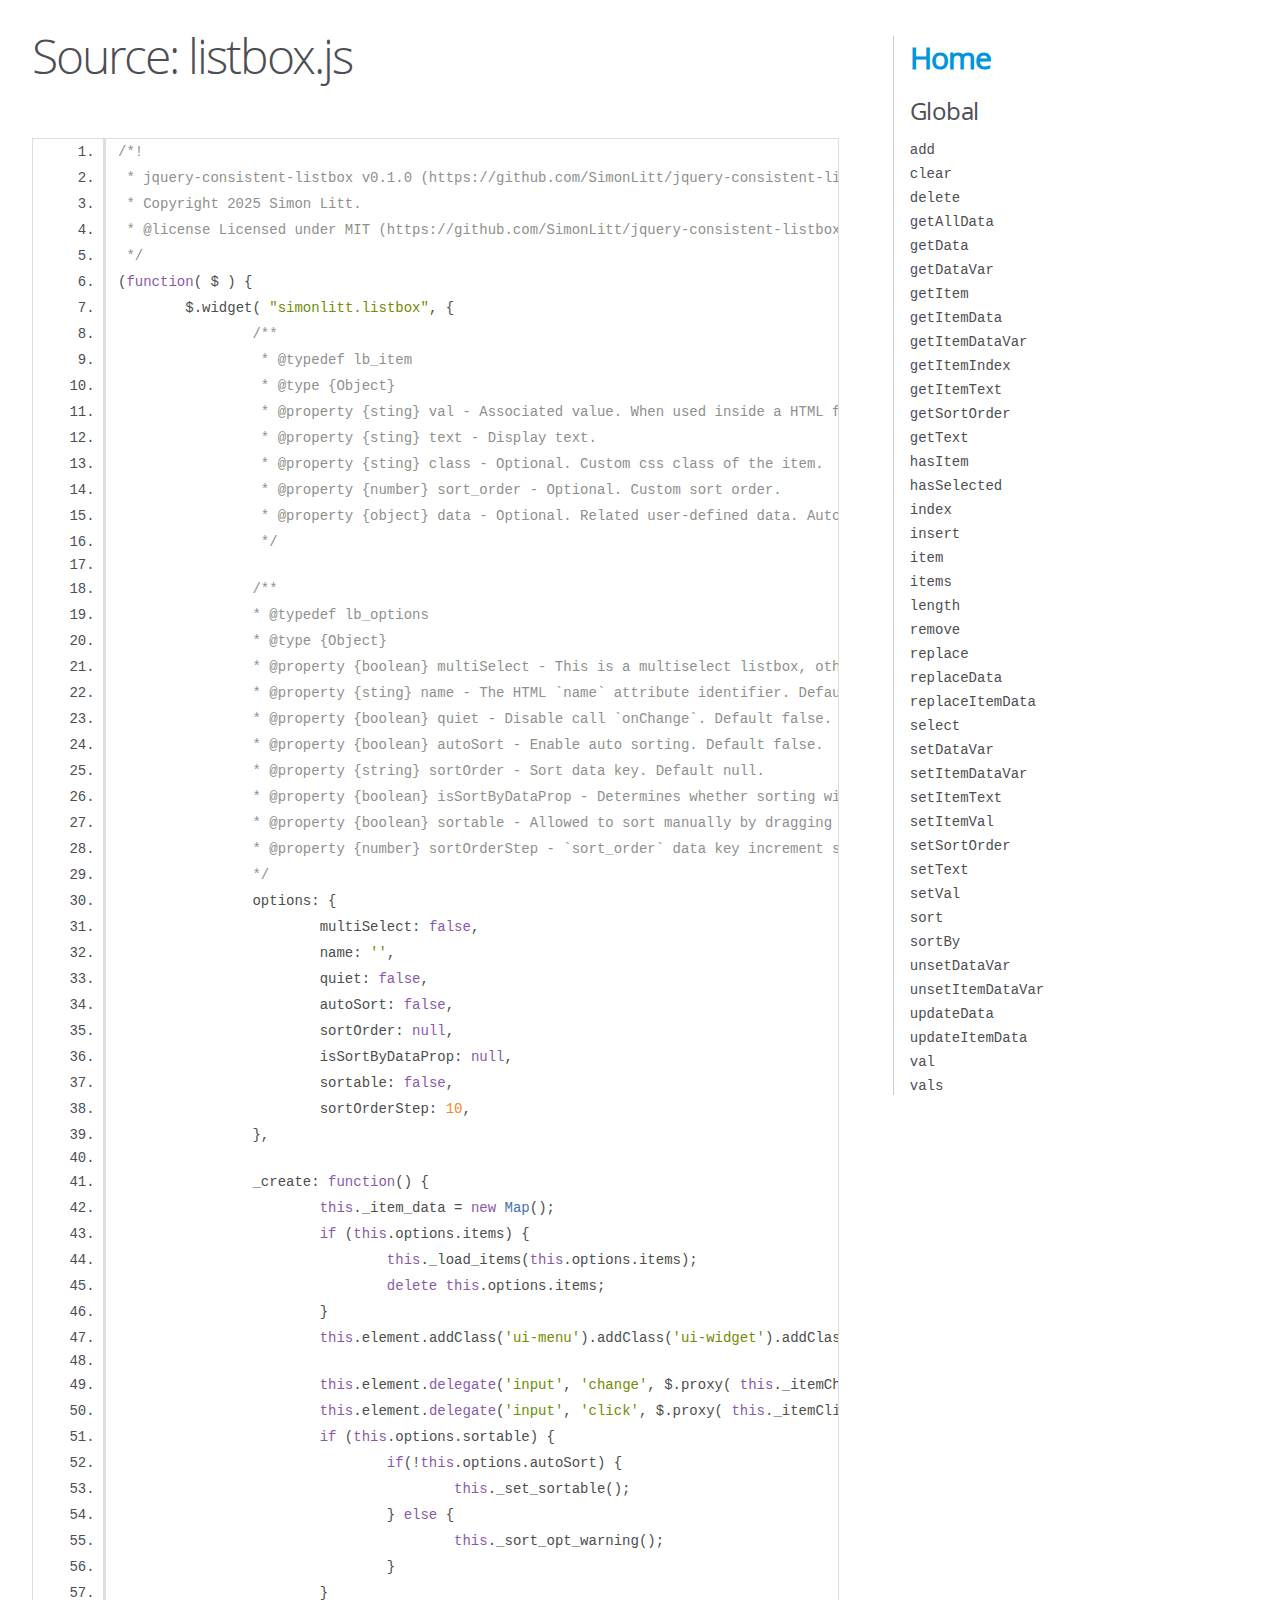
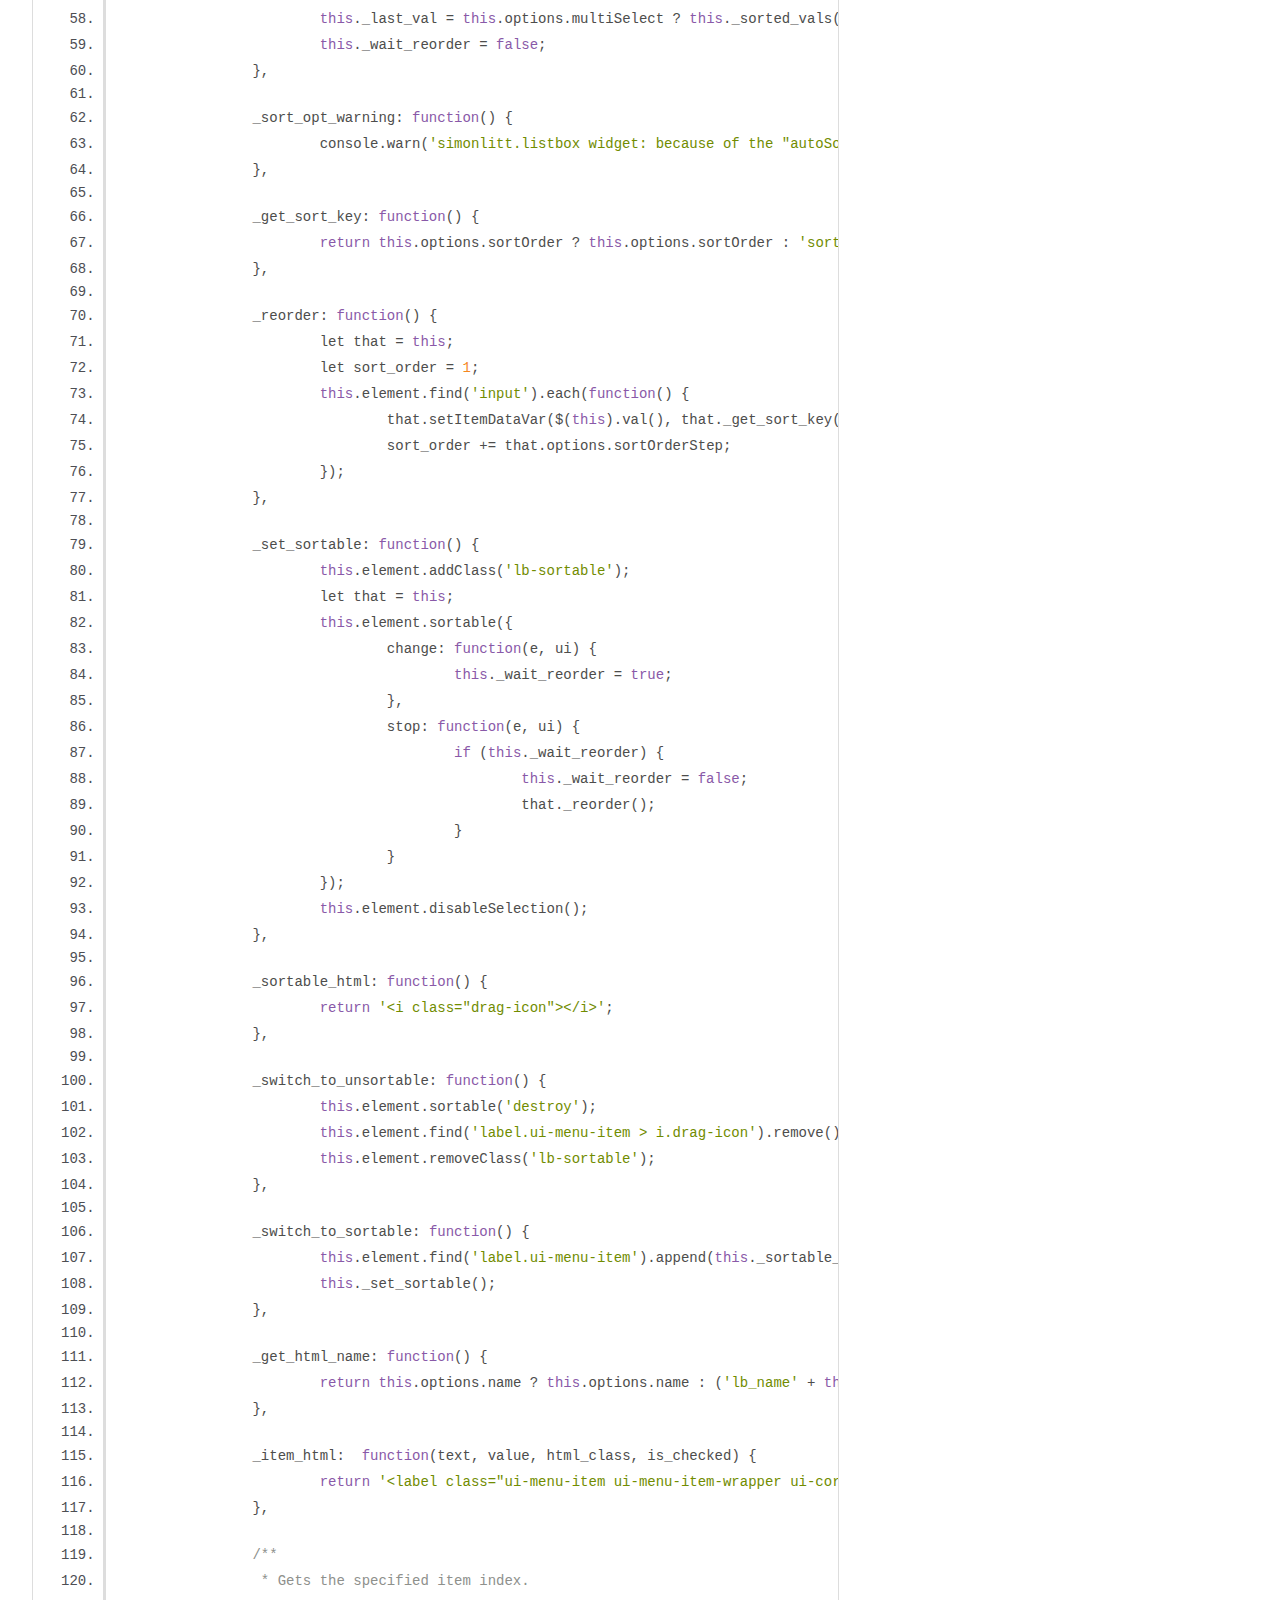
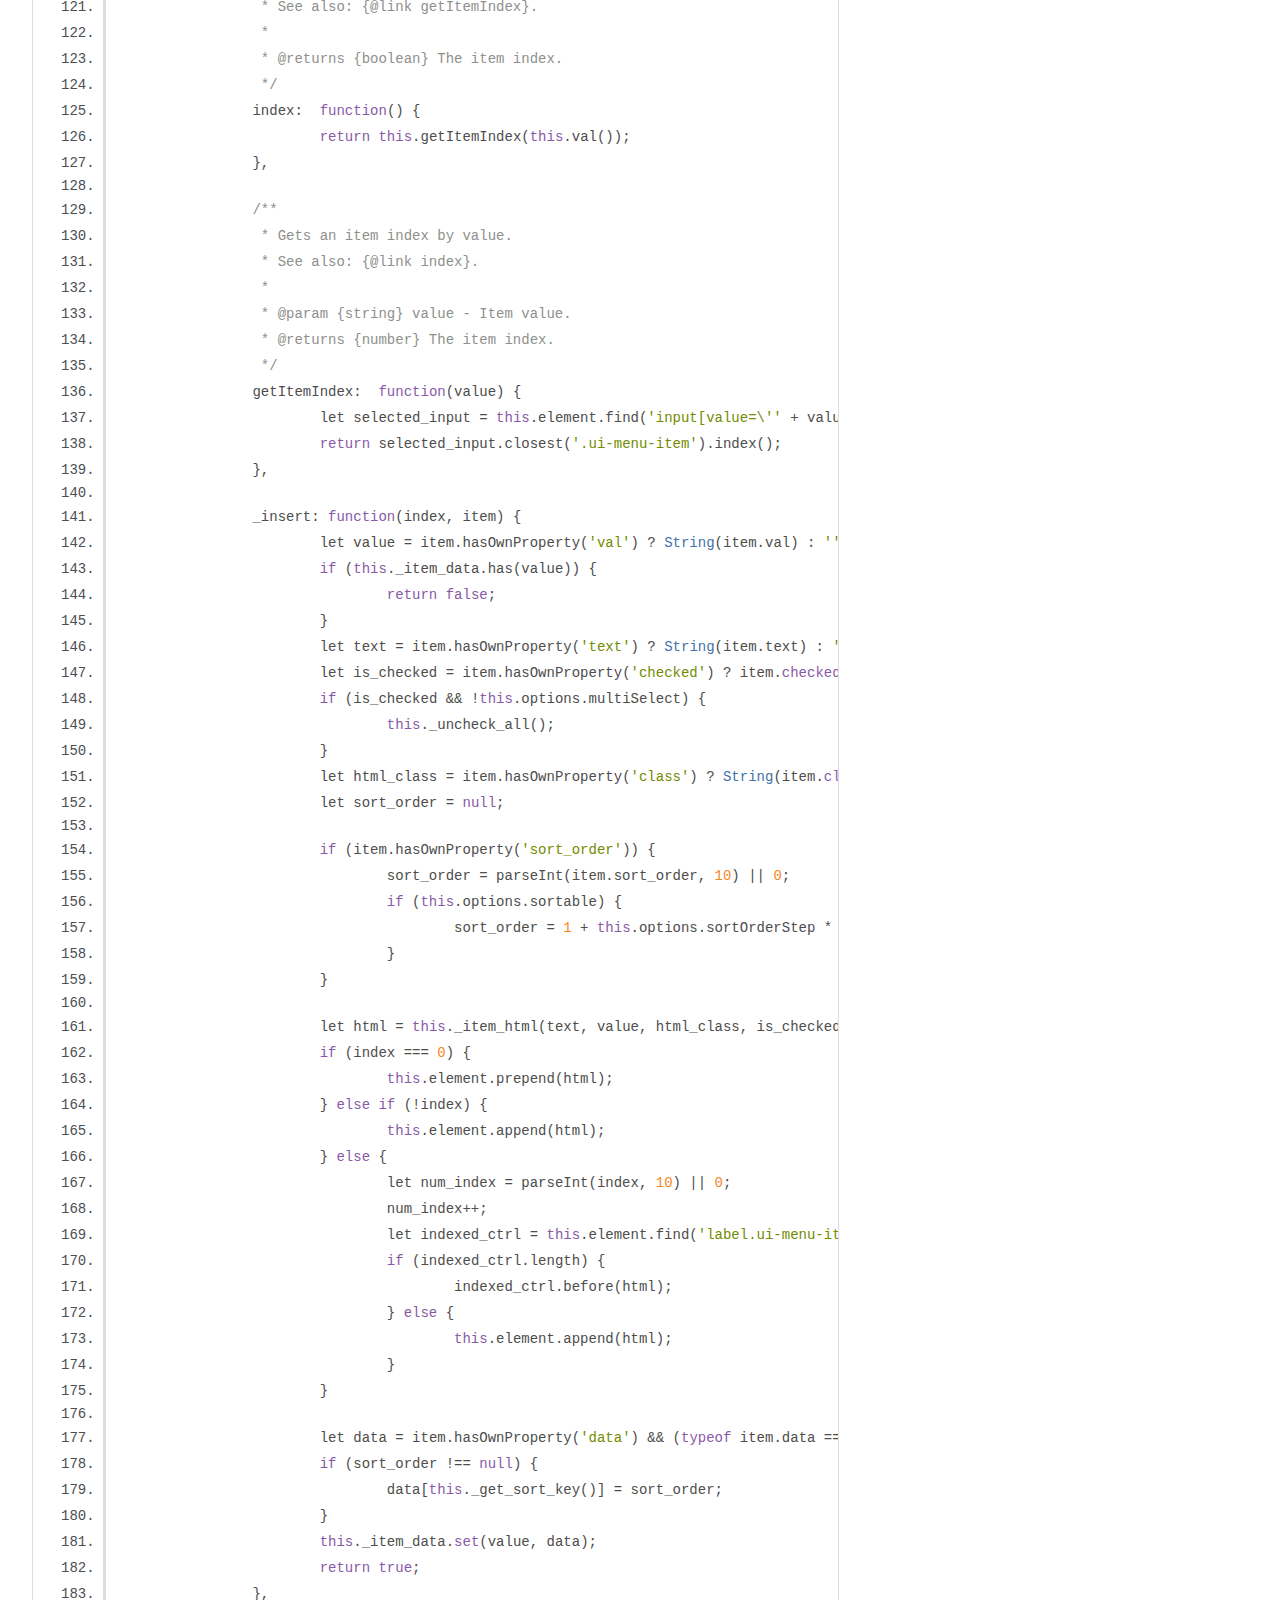
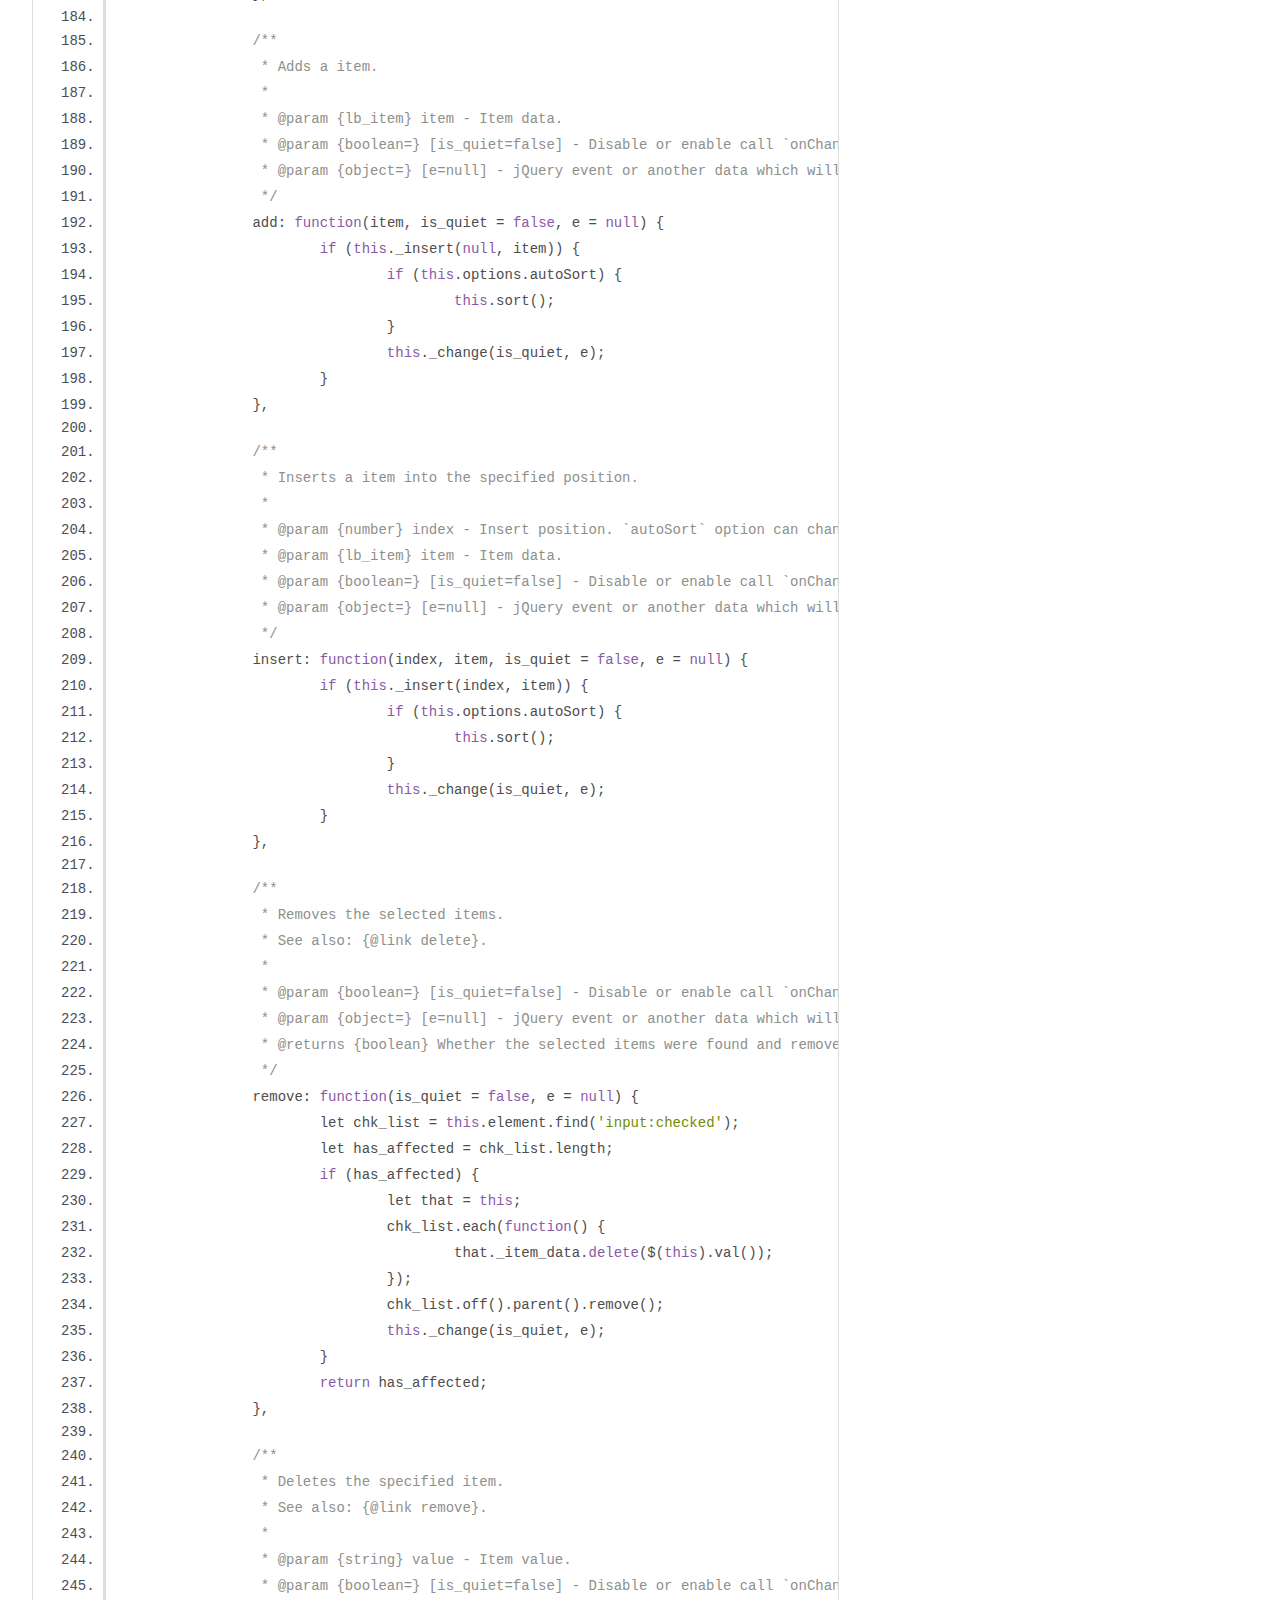
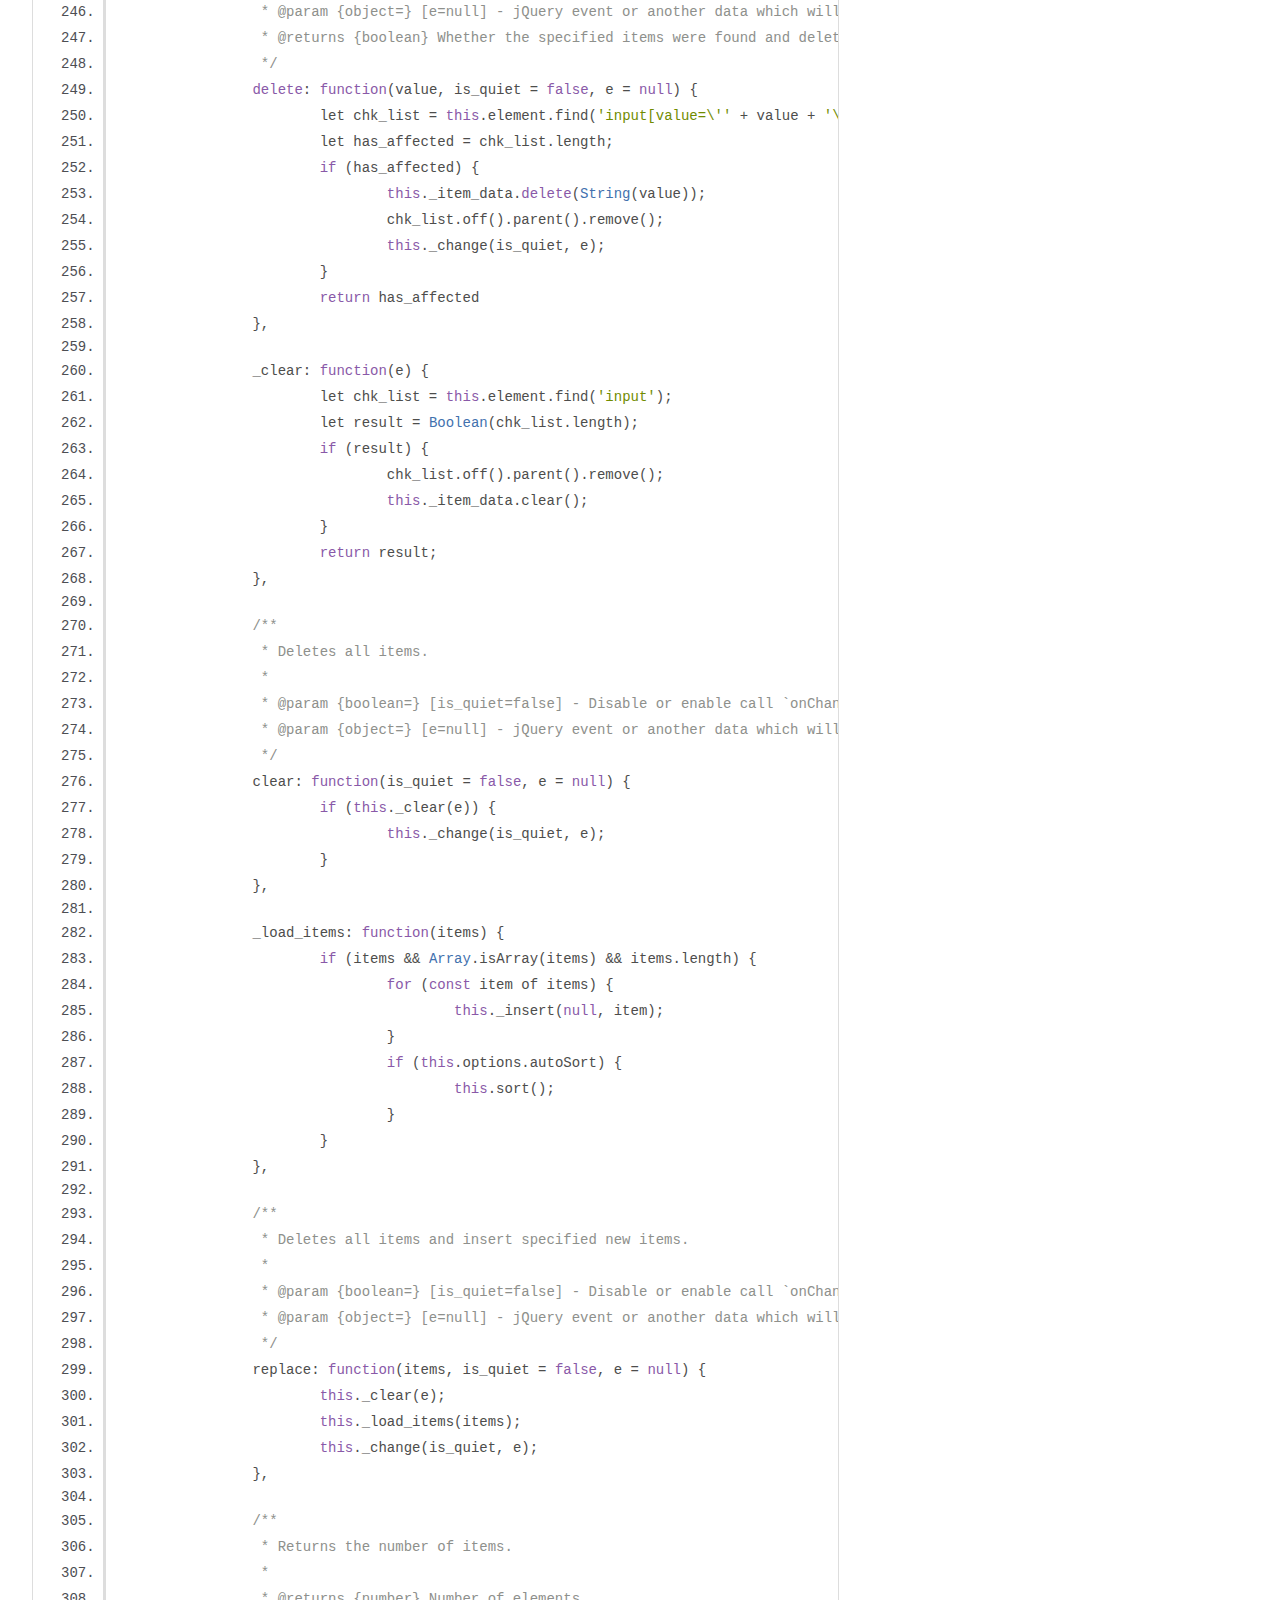
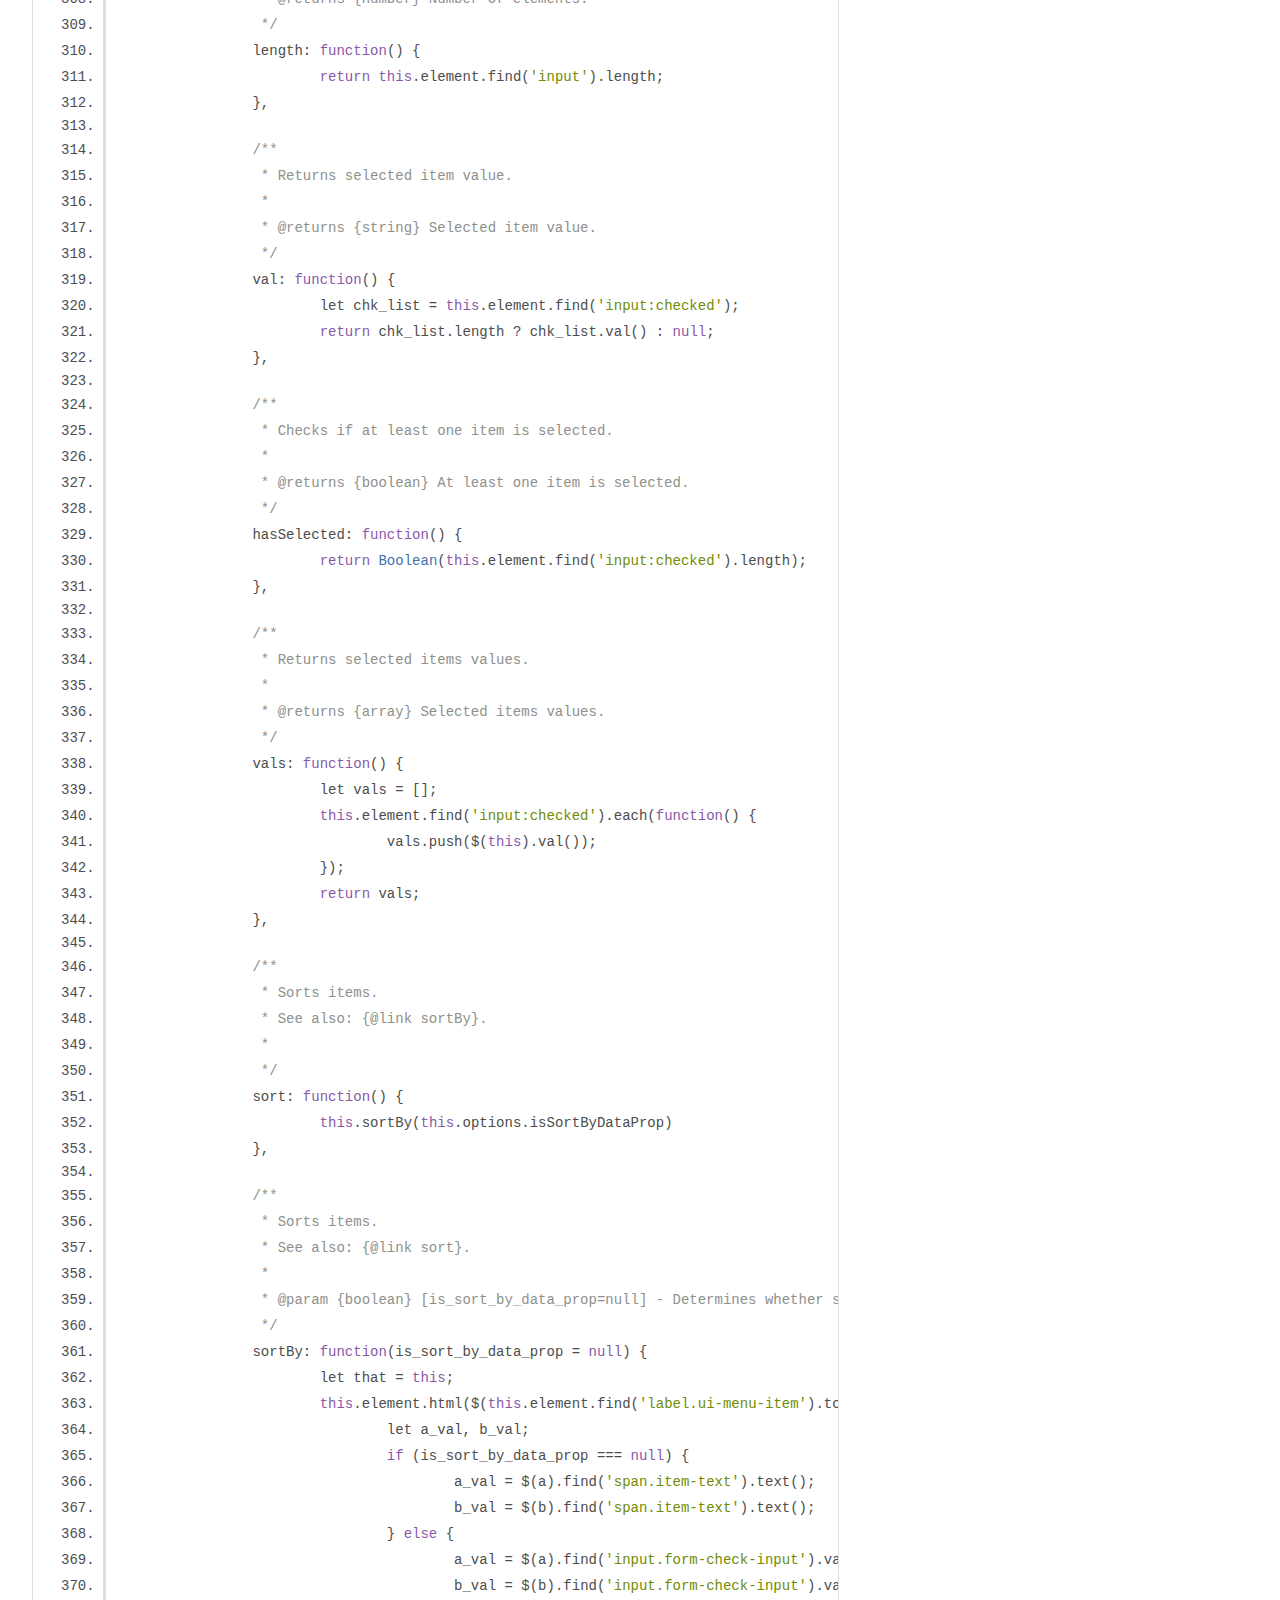
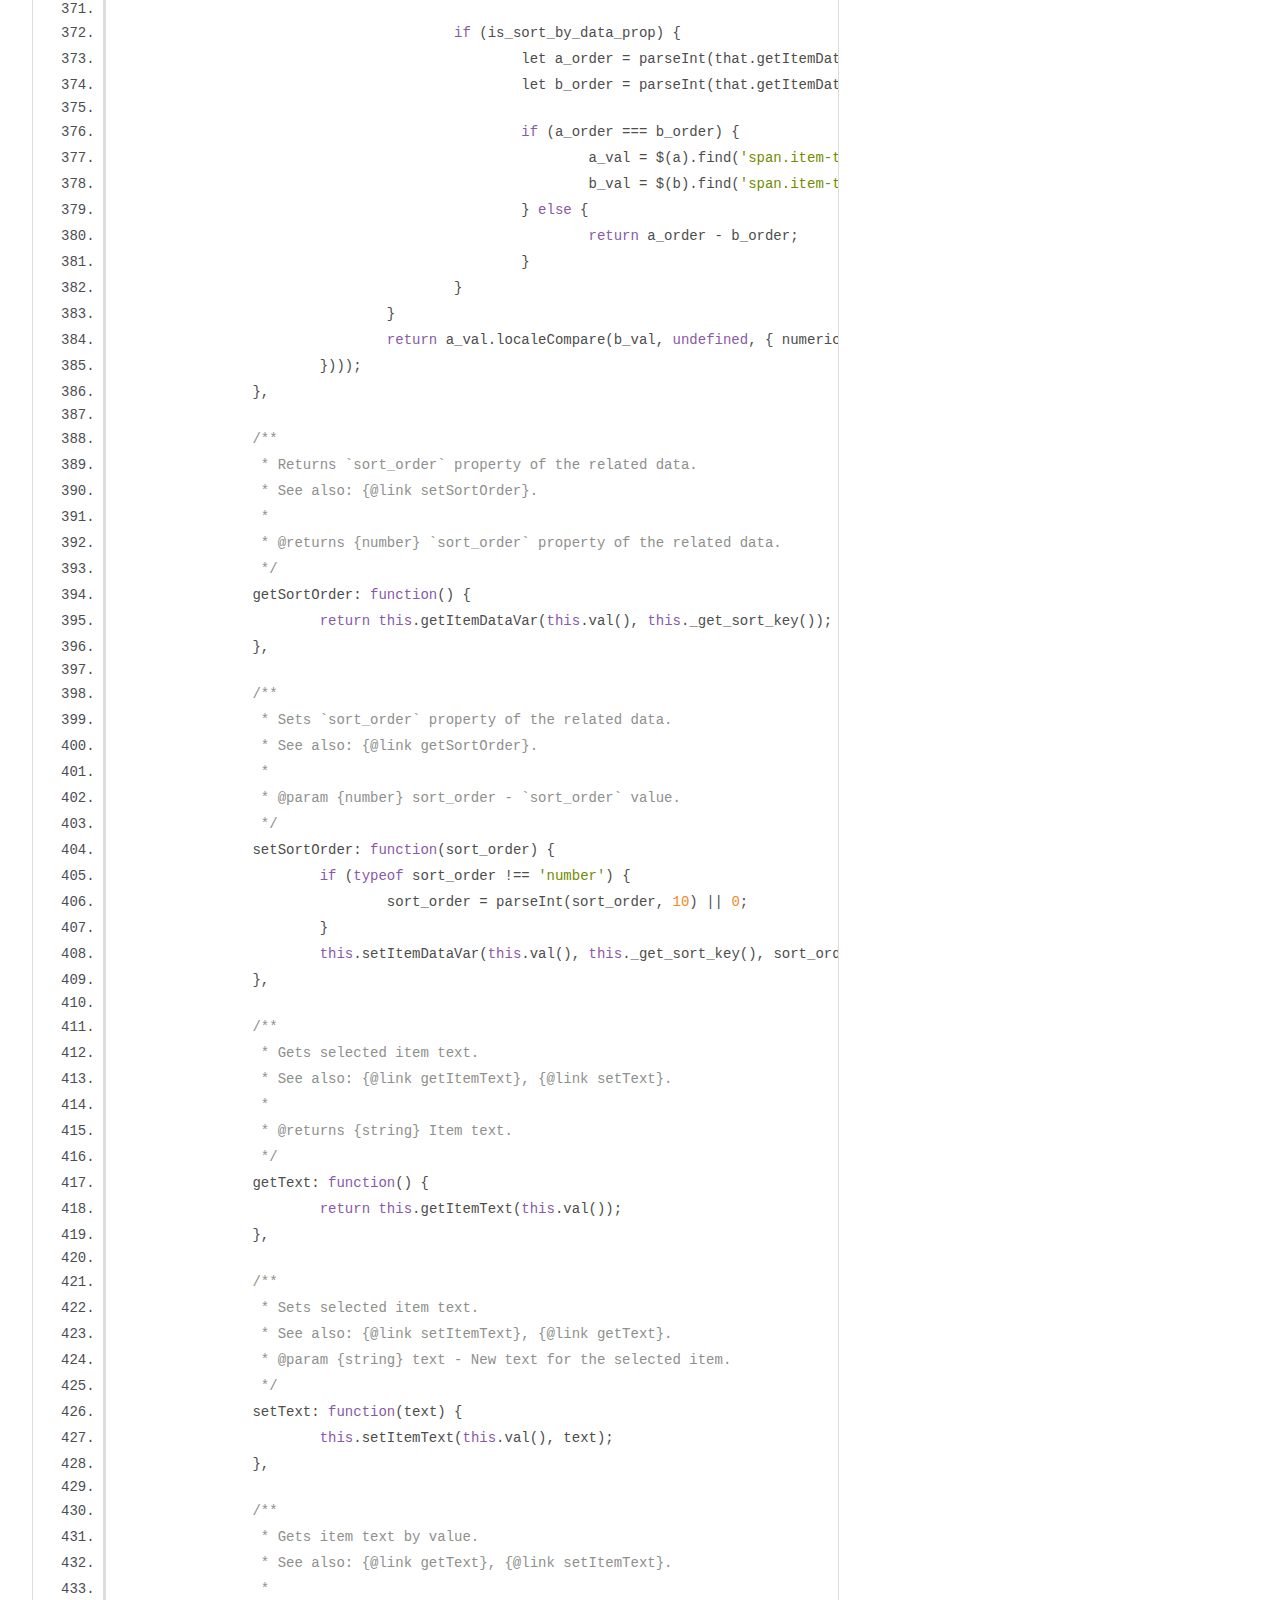
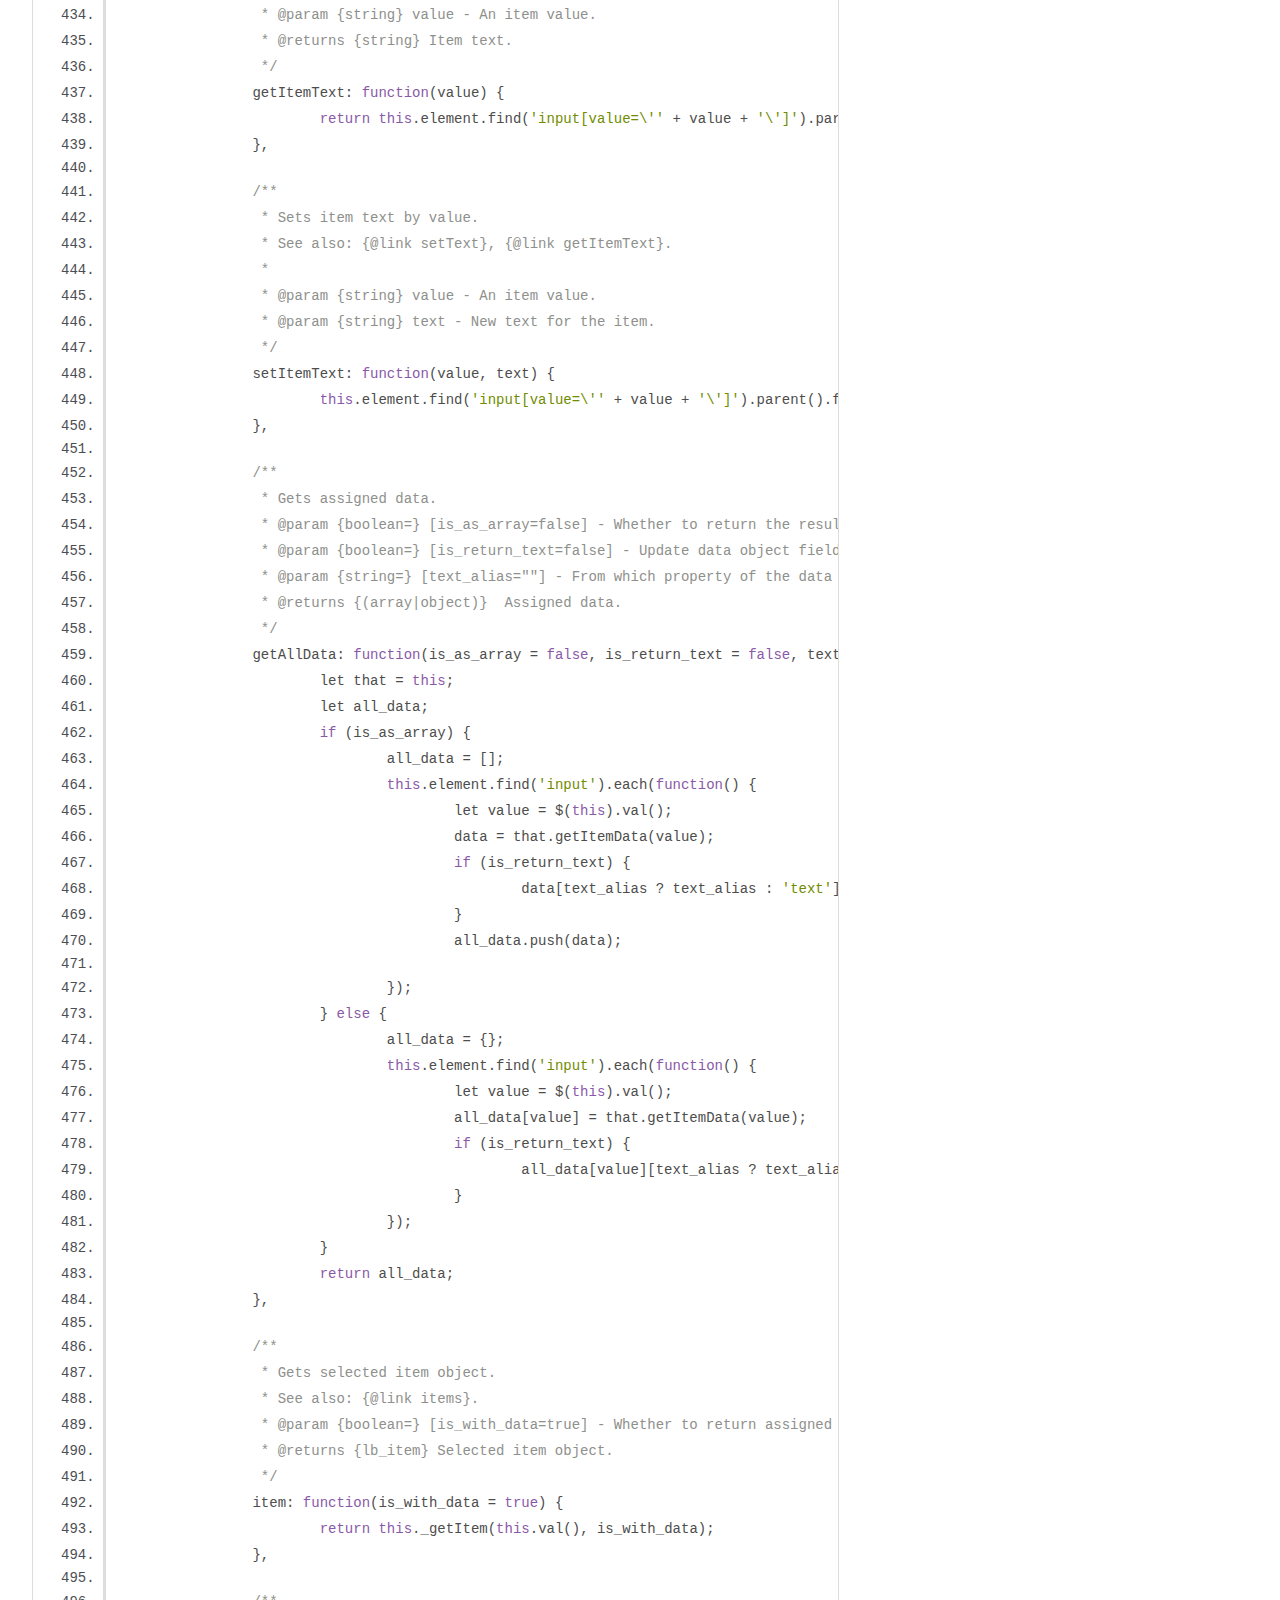
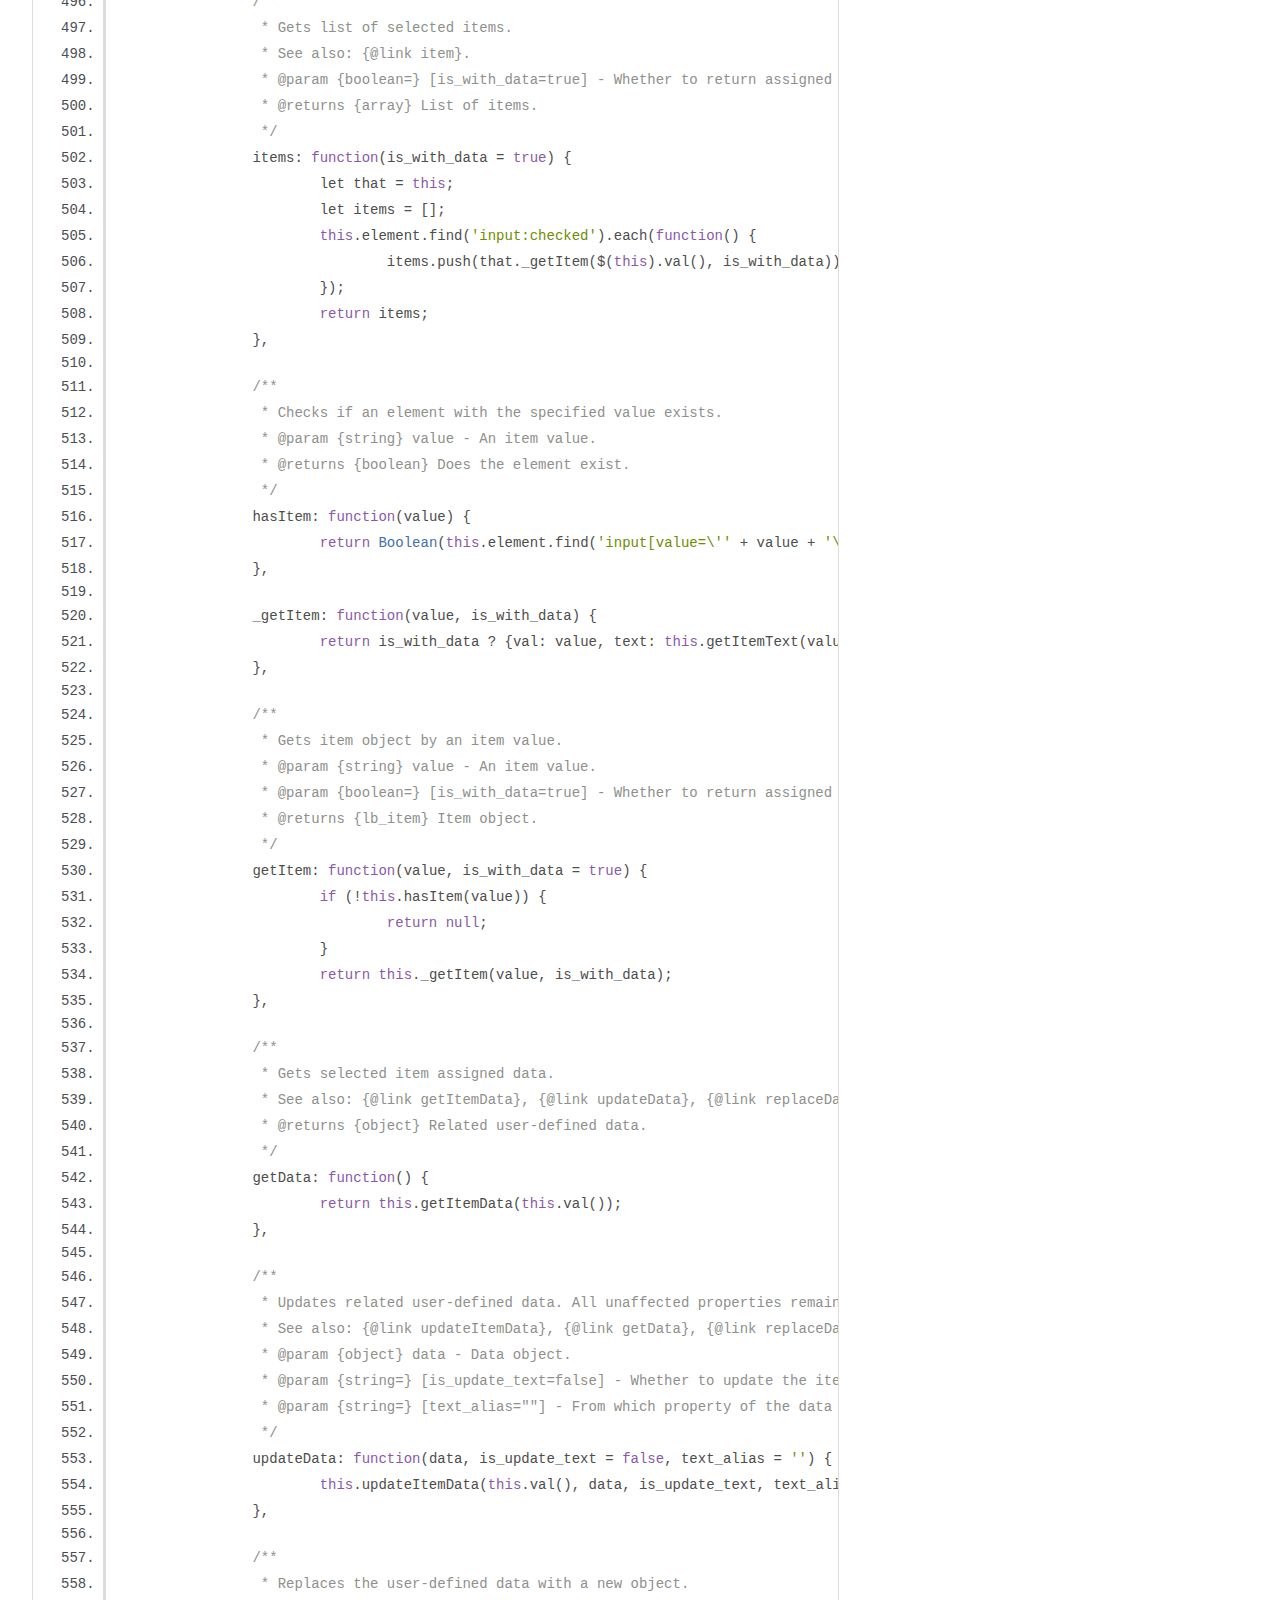
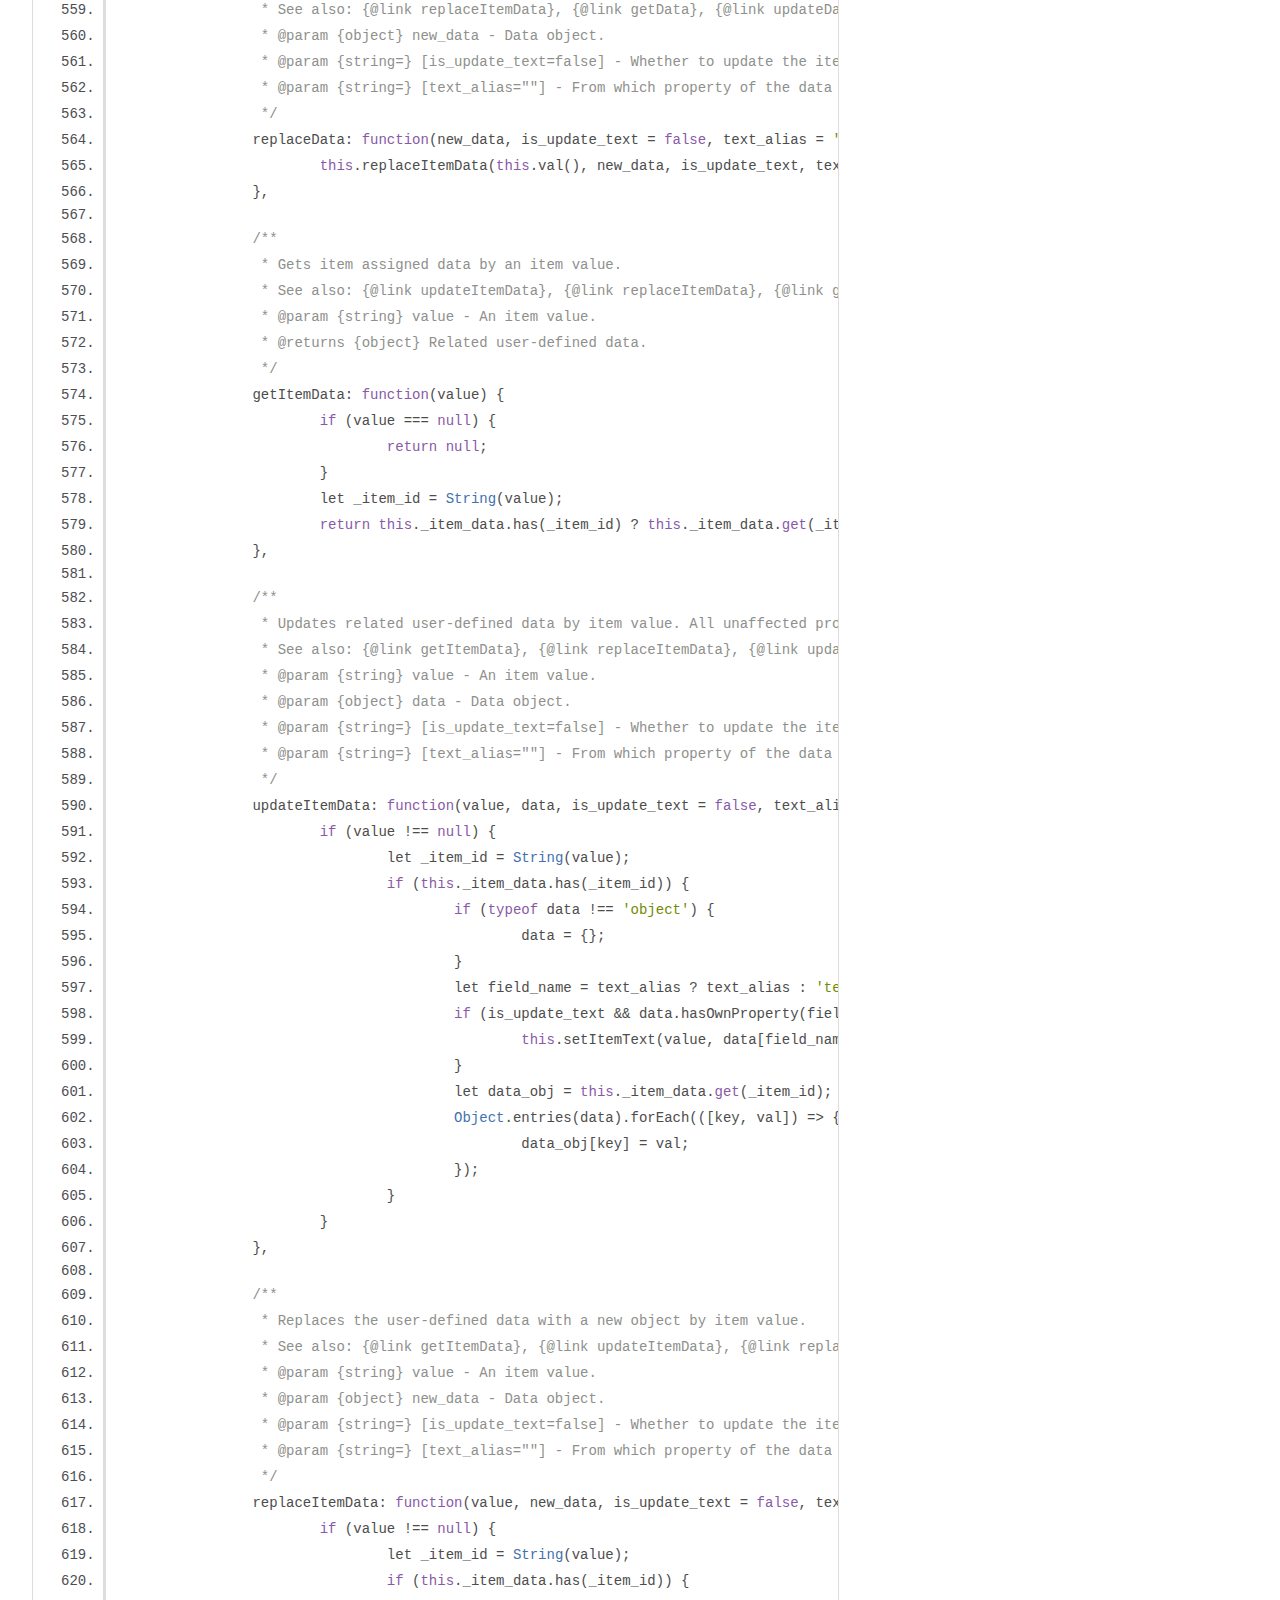
<file: docs/listbox.js.html>
<!DOCTYPE html>
<html lang="en">
<head>
    <meta charset="utf-8">
    <title>JSDoc: Source: listbox.js</title>

    <script src="scripts/prettify/prettify.js"> </script>
    <script src="scripts/prettify/lang-css.js"> </script>
    <!--[if lt IE 9]>
      <script src="//html5shiv.googlecode.com/svn/trunk/html5.js"></script>
    <![endif]-->
    <link type="text/css" rel="stylesheet" href="styles/prettify-tomorrow.css">
    <link type="text/css" rel="stylesheet" href="styles/jsdoc-default.css">
</head>

<body>

<div id="main">

    <h1 class="page-title">Source: listbox.js</h1>

    



    
    <section>
        <article>
            <pre class="prettyprint source linenums"><code>/*!
 * jquery-consistent-listbox v0.1.0 (https://github.com/SimonLitt/jquery-consistent-listbox/)
 * Copyright 2025 Simon Litt.
 * @license Licensed under MIT (https://github.com/SimonLitt/jquery-consistent-listbox/blob/main/LICENSE)
 */
(function( $ ) {
	$.widget( "simonlitt.listbox", {
		/**
		 * @typedef lb_item
		 * @type {Object}
		 * @property {sting} val - Associated value. When used inside a HTML form, it will be passed in the request.
		 * @property {sting} text - Display text.
		 * @property {sting} class - Optional. Custom css class of the item.
		 * @property {number} sort_order - Optional. Custom sort order.
		 * @property {object} data - Optional. Related user-defined data. Automatic or manual sorting changes or creates the `sort_order` property.
		 */

		/**
		* @typedef lb_options
		* @type {Object}
		* @property {boolean} multiSelect - This is a multiselect listbox, otherwise it is a singleselect listbox. Default false.
		* @property {sting} name - The HTML `name` attribute identifier. Default `lb_name&amp;lt;uuid>`. Note: When there is more than one listbox with the same name on one page, there will be display and functionality issues!
		* @property {boolean} quiet - Disable call `onChange`. Default false.
		* @property {boolean} autoSort - Enable auto sorting. Default false.
		* @property {string} sortOrder - Sort data key. Default null.
		* @property {boolean} isSortByDataProp - Determines whether sorting will be done by `sort_order` property of the related data. Default null, what does sort by item text mean. If true, then sort by `sort_order` property of the related data. If false, then sort by value.
		* @property {boolean} sortable - Allowed to sort manually by dragging items. Default false.
		* @property {number} sortOrderStep - `sort_order` data key increment step for auto sorting. Default 10.
		*/
		options: {
			multiSelect: false,
			name: '',
			quiet: false,
			autoSort: false,
			sortOrder: null,
			isSortByDataProp: null,
			sortable: false,
			sortOrderStep: 10,
		},

		_create: function() {
			this._item_data = new Map();
			if (this.options.items) {
				this._load_items(this.options.items);
				delete this.options.items;
			}
			this.element.addClass('ui-menu').addClass('ui-widget').addClass('ui-widget-content').addClass('ui-corner-all');

			this.element.delegate('input', 'change', $.proxy( this._itemChange, null, this));
			this.element.delegate('input', 'click', $.proxy( this._itemClick, null, this));
			if (this.options.sortable) {
				if(!this.options.autoSort) {
					this._set_sortable();
				} else {
					this._sort_opt_warning();
				}
			}
			this._last_val = this.options.multiSelect ? this._sorted_vals() : this.val();
			this._wait_reorder = false;
		},

		_sort_opt_warning: function() {
			console.warn('simonlitt.listbox widget: because of the "autoSort" option the "sortable" option is ignored!');
		},

		_get_sort_key: function() {
			return this.options.sortOrder ? this.options.sortOrder : 'sort_order';
		},

		_reorder: function() {
			let that = this;
			let sort_order = 1;
			this.element.find('input').each(function() {
				that.setItemDataVar($(this).val(), that._get_sort_key(), sort_order);
				sort_order += that.options.sortOrderStep;
			});
		},

		_set_sortable: function() {
			this.element.addClass('lb-sortable');
			let that = this;
			this.element.sortable({
				change: function(e, ui) {
					this._wait_reorder = true;
				},
				stop: function(e, ui) {
					if (this._wait_reorder) {
						this._wait_reorder = false;
						that._reorder();
					}
				}
			});
			this.element.disableSelection();
		},

		_sortable_html: function() {
			return '&lt;i class="drag-icon">&lt;/i>';
		},

		_switch_to_unsortable: function() {
			this.element.sortable('destroy');
			this.element.find('label.ui-menu-item > i.drag-icon').remove();
			this.element.removeClass('lb-sortable');
		},

		_switch_to_sortable: function() {
			this.element.find('label.ui-menu-item').append(this._sortable_html());
			this._set_sortable();
		},

		_get_html_name: function() {
			return this.options.name ? this.options.name : ('lb_name' + this.uuid);
		},

		_item_html:  function(text, value, html_class, is_checked) {
			return '&lt;label class="ui-menu-item ui-menu-item-wrapper ui-corner-all' + (is_checked ? ' ui-state-active' : '') + (html_class ? (' ' + html_class) : '') + '" title="' + text + '">&lt;input type="' + (this.options.multiSelect ? 'checkbox' : 'radio') + '" name="' + this._get_html_name(this.options.name) + '" class="form-check-input" value="' + value + '"' + (is_checked ? ' checked="checked"' : '') + '/>&lt;span class="item-text">' + text + '&lt;/span>' + ((this.options.sortable &amp;&amp; !this.options.autoSort) ? this._sortable_html() : '') + '&lt;/label>';
		},

		/**
		 * Gets the specified item index.
		 * See also: {@link getItemIndex}.
		 *
		 * @returns {boolean} The item index.
		 */
		index:  function() {
			return this.getItemIndex(this.val());
		},

		/**
		 * Gets an item index by value.
		 * See also: {@link index}.
		 *
		 * @param {string} value - Item value.
		 * @returns {number} The item index.
		 */
		getItemIndex:  function(value) {
			let selected_input = this.element.find('input[value=\'' + value + '\']');
			return selected_input.closest('.ui-menu-item').index();
		},

		_insert: function(index, item) {
			let value = item.hasOwnProperty('val') ? String(item.val) : '';
			if (this._item_data.has(value)) {
				return false;
			}
			let text = item.hasOwnProperty('text') ? String(item.text) : '';
			let is_checked = item.hasOwnProperty('checked') ? item.checked : false;
			if (is_checked &amp;&amp; !this.options.multiSelect) {
				this._uncheck_all();
			}
			let html_class = item.hasOwnProperty('class') ? String(item.class) : '';
			let sort_order = null;

			if (item.hasOwnProperty('sort_order')) {
				sort_order = parseInt(item.sort_order, 10) || 0;
				if (this.options.sortable) {
					sort_order = 1 + this.options.sortOrderStep * this.length();
				}
			}

			let html = this._item_html(text, value, html_class, is_checked);
			if (index === 0) {
				this.element.prepend(html);
			} else if (!index) {
				this.element.append(html);
			} else {
				let num_index = parseInt(index, 10) || 0;
				num_index++;
				let indexed_ctrl = this.element.find('label.ui-menu-item:nth-child(' + num_index + ')');
				if (indexed_ctrl.length) {
					indexed_ctrl.before(html);
				} else {
					this.element.append(html);
				}
			}

			let data = item.hasOwnProperty('data') &amp;&amp; (typeof item.data == 'object') ? item.data : {};
			if (sort_order !== null) {
				data[this._get_sort_key()] = sort_order;
			}
			this._item_data.set(value, data);
			return true;
		},

		/**
		 * Adds a item.
		 *
		 * @param {lb_item} item - Item data.
		 * @param {boolean=} [is_quiet=false] - Disable or enable call `onChange`. Default false.
		 * @param {object=} [e=null] - jQuery event or another data which will be transferred to `onChange`. Default null.
		 */
		add: function(item, is_quiet = false, e = null) {
			if (this._insert(null, item)) {
				if (this.options.autoSort) {
					this.sort();
				}
				this._change(is_quiet, e);
			}
		},

		/**
		 * Inserts a item into the specified position.
		 *
		 * @param {number} index - Insert position. `autoSort` option can change position after insetrtion.
		 * @param {lb_item} item - Item data.
		 * @param {boolean=} [is_quiet=false] - Disable or enable call `onChange`. Default false.
		 * @param {object=} [e=null] - jQuery event or another data which will be transferred to `onChange`. Default null.
		 */
		insert: function(index, item, is_quiet = false, e = null) {
			if (this._insert(index, item)) {
				if (this.options.autoSort) {
					this.sort();
				}
				this._change(is_quiet, e);
			}
		},

		/**
		 * Removes the selected items.
		 * See also: {@link delete}.
		 *
		 * @param {boolean=} [is_quiet=false] - Disable or enable call `onChange`. Default false.
		 * @param {object=} [e=null] - jQuery event or another data which will be transferred to `onChange`. Default null.
		 * @returns {boolean} Whether the selected items were found and removed.
		 */
		remove: function(is_quiet = false, e = null) {
			let chk_list = this.element.find('input:checked');
			let has_affected = chk_list.length;
			if (has_affected) {
				let that = this;
				chk_list.each(function() {
					that._item_data.delete($(this).val());
				});
				chk_list.off().parent().remove();
				this._change(is_quiet, e);
			}
			return has_affected;
		},

		/**
		 * Deletes the specified item.
		 * See also: {@link remove}.
		 *
		 * @param {string} value - Item value.
		 * @param {boolean=} [is_quiet=false] - Disable or enable call `onChange`. Default false.
		 * @param {object=} [e=null] - jQuery event or another data which will be transferred to `onChange`. Default null.
		 * @returns {boolean} Whether the specified items were found and deleted.
		 */
		delete: function(value, is_quiet = false, e = null) {
			let chk_list = this.element.find('input[value=\'' + value + '\']');
			let has_affected = chk_list.length;
			if (has_affected) {
				this._item_data.delete(String(value));
				chk_list.off().parent().remove();
				this._change(is_quiet, e);
			}
			return has_affected
		},

		_clear: function(e) {
			let chk_list = this.element.find('input');
			let result = Boolean(chk_list.length);
			if (result) {
				chk_list.off().parent().remove();
				this._item_data.clear();
			}
			return result;
		},

		/**
		 * Deletes all items.
		 *
		 * @param {boolean=} [is_quiet=false] - Disable or enable call `onChange`.
		 * @param {object=} [e=null] - jQuery event or another data which will be transferred to `onChange`.
		 */
		clear: function(is_quiet = false, e = null) {
			if (this._clear(e)) {
				this._change(is_quiet, e);
			}
		},

		_load_items: function(items) {
			if (items &amp;&amp; Array.isArray(items) &amp;&amp; items.length) {
				for (const item of items) {
					this._insert(null, item);
				}
				if (this.options.autoSort) {
					this.sort();
				}
			}
		},

		/**
		 * Deletes all items and insert specified new items.
		 *
		 * @param {boolean=} [is_quiet=false] - Disable or enable call `onChange`. Default false.
		 * @param {object=} [e=null] - jQuery event or another data which will be transferred to `onChange`. Default null.
		 */
		replace: function(items, is_quiet = false, e = null) {
			this._clear(e);
			this._load_items(items);
			this._change(is_quiet, e);
		},

		/**
		 * Returns the number of items.
		 *
		 * @returns {number} Number of elements.
		 */
		length: function() {
			return this.element.find('input').length;
		},

		/**
		 * Returns selected item value.
		 *
		 * @returns {string} Selected item value.
		 */
		val: function() {
			let chk_list = this.element.find('input:checked');
			return chk_list.length ? chk_list.val() : null;
		},

		/**
		 * Checks if at least one item is selected.
		 *
		 * @returns {boolean} At least one item is selected.
		 */
		hasSelected: function() {
			return Boolean(this.element.find('input:checked').length);
		},

		/**
		 * Returns selected items values.
		 *
		 * @returns {array} Selected items values.
		 */
		vals: function() {
			let vals = [];
			this.element.find('input:checked').each(function() {
				vals.push($(this).val());
			});
			return vals;
		},

		/**
		 * Sorts items.
		 * See also: {@link sortBy}.
		 *
		 */
		sort: function() {
			this.sortBy(this.options.isSortByDataProp)
		},

		/**
		 * Sorts items.
		 * See also: {@link sort}.
		 *
		 * @param {boolean} [is_sort_by_data_prop=null] - Determines whether sorting will be done by `sort_order` property of the related data. Default null, what does sort by item text mean. If true, then sort by `sort_order` property of the related data. If false, then sort by value.
		 */
		sortBy: function(is_sort_by_data_prop = null) {
			let that = this;
			this.element.html($(this.element.find('label.ui-menu-item').toArray().sort(function(a, b) {
				let a_val, b_val;
				if (is_sort_by_data_prop === null) {
					a_val = $(a).find('span.item-text').text();
					b_val = $(b).find('span.item-text').text();
				} else {
					a_val = $(a).find('input.form-check-input').val();
					b_val = $(b).find('input.form-check-input').val();

					if (is_sort_by_data_prop) {
						let a_order = parseInt(that.getItemDataVar(a_val, that._get_sort_key()), 10) || 0;
						let b_order = parseInt(that.getItemDataVar(b_val, that._get_sort_key()), 10) || 0;

						if (a_order === b_order) {
							a_val = $(a).find('span.item-text').text();
							b_val = $(b).find('span.item-text').text();
						} else {
							return a_order - b_order;
						}
					}
				}
				return a_val.localeCompare(b_val, undefined, { numeric: true });
			})));
		},

		/**
		 * Returns `sort_order` property of the related data.
		 * See also: {@link setSortOrder}.
		 *
		 * @returns {number} `sort_order` property of the related data.
		 */
		getSortOrder: function() {
			return this.getItemDataVar(this.val(), this._get_sort_key());
		},

		/**
		 * Sets `sort_order` property of the related data.
		 * See also: {@link getSortOrder}.
		 *
		 * @param {number} sort_order - `sort_order` value.
		 */
		setSortOrder: function(sort_order) {
			if (typeof sort_order !== 'number') {
				sort_order = parseInt(sort_order, 10) || 0;
			}
			this.setItemDataVar(this.val(), this._get_sort_key(), sort_order);
		},

		/**
		 * Gets selected item text.
		 * See also: {@link getItemText}, {@link setText}.
		 *
		 * @returns {string} Item text.
		 */
		getText: function() {
			return this.getItemText(this.val());
		},

		/**
		 * Sets selected item text.
		 * See also: {@link setItemText}, {@link getText}.
		 * @param {string} text - New text for the selected item.
		 */
		setText: function(text) {
			this.setItemText(this.val(), text);
		},

		/**
		 * Gets item text by value.
		 * See also: {@link getText}, {@link setItemText}.
		 *
		 * @param {string} value - An item value.
		 * @returns {string} Item text.
		 */
		getItemText: function(value) {
			return this.element.find('input[value=\'' + value + '\']').parent().find('span.item-text').text();
		},

		/**
		 * Sets item text by value.
		 * See also: {@link setText}, {@link getItemText}.
		 *
		 * @param {string} value - An item value.
		 * @param {string} text - New text for the item.
		 */
		setItemText: function(value, text) {
			this.element.find('input[value=\'' + value + '\']').parent().find('span.item-text').text(text);
		},

		/**
		 * Gets assigned data.
		 * @param {boolean=} [is_as_array=false] - Whether to return the result as an array (sorted as in the listbox control), otherwise return the object (when iterating over the properties of this object, the result will be sorted by value). Default false.
		 * @param {boolean=} [is_return_text=false] - Update data object field with the item text. Default false.
		 * @param {string=} [text_alias=""] - From which property of the data to take the value of the text. Default is empty string, which means take it from the `text` property of the data object.
		 * @returns {(array|object)}  Assigned data.
		 */
		getAllData: function(is_as_array = false, is_return_text = false, text_alias = '') {
			let that = this;
			let all_data;
			if (is_as_array) {
				all_data = [];
				this.element.find('input').each(function() {
					let value = $(this).val();
					data = that.getItemData(value);
					if (is_return_text) {
						data[text_alias ? text_alias : 'text'] = $(this).parent().find('span.item-text').text();
					}
					all_data.push(data);

				});
			} else {
				all_data = {};
				this.element.find('input').each(function() {
					let value = $(this).val();
					all_data[value] = that.getItemData(value);
					if (is_return_text) {
						all_data[value][text_alias ? text_alias : 'text'] = $(this).parent().find('span.item-text').text();
					}
				});
			}
			return all_data;
		},

		/**
		 * Gets selected item object.
		 * See also: {@link items}.
		 * @param {boolean=} [is_with_data=true] - Whether to return assigned data. Default true.
		 * @returns {lb_item} Selected item object.
		 */
		item: function(is_with_data = true) {
			return this._getItem(this.val(), is_with_data);
		},

		/**
		 * Gets list of selected items.
		 * See also: {@link item}.
		 * @param {boolean=} [is_with_data=true] - Whether to return assigned data. Default true.
		 * @returns {array} List of items.
		 */
		items: function(is_with_data = true) {
			let that = this;
			let items = [];
			this.element.find('input:checked').each(function() {
				items.push(that._getItem($(this).val(), is_with_data));
			});
			return items;
		},

		/**
		 * Checks if an element with the specified value exists.
		 * @param {string} value - An item value.
		 * @returns {boolean} Does the element exist.
		 */
		hasItem: function(value) {
			return Boolean(this.element.find('input[value=\'' + value + '\']').length);
		},

		_getItem: function(value, is_with_data) {
			return is_with_data ? {val: value, text: this.getItemText(value), data: this.getItemData(value)} : {val: value, text: this.getItemText(value)};
		},

		/**
		 * Gets item object by an item value.
		 * @param {string} value - An item value.
		 * @param {boolean=} [is_with_data=true] - Whether to return assigned data. Default true.
		 * @returns {lb_item} Item object.
		 */
		getItem: function(value, is_with_data = true) {
			if (!this.hasItem(value)) {
				return null;
			}
			return this._getItem(value, is_with_data);
		},

		/**
		 * Gets selected item assigned data.
		 * See also: {@link getItemData}, {@link updateData}, {@link replaceData}.
		 * @returns {object} Related user-defined data.
		 */
		getData: function() {
			return this.getItemData(this.val());
		},

		/**
		 * Updates related user-defined data. All unaffected properties remain unchanged.
		 * See also: {@link updateItemData}, {@link getData}, {@link replaceData}.
		 * @param {object} data - Data object.
		 * @param {string=} [is_update_text=false] - Whether to update the item text. Default false.
		 * @param {string=} [text_alias=""] - From which property of the data to take the value of the text. Default is empty string, which means take it from the `text` property of the data object.
		 */
		updateData: function(data, is_update_text = false, text_alias = '') {
			this.updateItemData(this.val(), data, is_update_text, text_alias);
		},

		/**
		 * Replaces the user-defined data with a new object.
		 * See also: {@link replaceItemData}, {@link getData}, {@link updateData}.
		 * @param {object} new_data - Data object.
		 * @param {string=} [is_update_text=false] - Whether to update the item text. Default false.
		 * @param {string=} [text_alias=""] - From which property of the data to take the value of the text. Default is empty string, which means take it from the `text` property of the data object.
		 */
		replaceData: function(new_data, is_update_text = false, text_alias = '') {
			this.replaceItemData(this.val(), new_data, is_update_text, text_alias);
		},

		/**
		 * Gets item assigned data by an item value.
		 * See also: {@link updateItemData}, {@link replaceItemData}, {@link getData}.
		 * @param {string} value - An item value.
		 * @returns {object} Related user-defined data.
		 */
		getItemData: function(value) {
			if (value === null) {
				return null;
			}
			let _item_id = String(value);
			return this._item_data.has(_item_id) ? this._item_data.get(_item_id) : null;
		},

		/**
		 * Updates related user-defined data by item value. All unaffected properties remain unchanged.
		 * See also: {@link getItemData}, {@link replaceItemData}, {@link updateData}.
		 * @param {string} value - An item value.
		 * @param {object} data - Data object.
		 * @param {string=} [is_update_text=false] - Whether to update the item text. Default false.
		 * @param {string=} [text_alias=""] - From which property of the data to take the value of the text. Default is empty string, which means take it from the `text` property of the data object.
		 */
		updateItemData: function(value, data, is_update_text = false, text_alias = '') {
			if (value !== null) {
				let _item_id = String(value);
				if (this._item_data.has(_item_id)) {
					if (typeof data !== 'object') {
						data = {};
					}
					let field_name = text_alias ? text_alias : 'text';
					if (is_update_text &amp;&amp; data.hasOwnProperty(field_name)) {
						this.setItemText(value, data[field_name]);
					}
					let data_obj = this._item_data.get(_item_id);
					Object.entries(data).forEach(([key, val]) => {
						data_obj[key] = val;
					});
				}
			}
		},

		/**
		 * Replaces the user-defined data with a new object by item value.
		 * See also: {@link getItemData}, {@link updateItemData}, {@link replaceData}.
		 * @param {string} value - An item value.
		 * @param {object} new_data - Data object.
		 * @param {string=} [is_update_text=false] - Whether to update the item text. Default false.
		 * @param {string=} [text_alias=""] - From which property of the data to take the value of the text. Default is empty string, which means take it from the `text` property of the data object.
		 */
		replaceItemData: function(value, new_data, is_update_text = false, text_alias = '') {
			if (value !== null) {
				let _item_id = String(value);
				if (this._item_data.has(_item_id)) {
					if (typeof new_data !== 'object') {
						new_data = {};
					}
					let field_name = text_alias ? text_alias : 'text';
					if (is_update_text &amp;&amp; new_data.hasOwnProperty(field_name)) {
						this.setItemText(value, new_data[field_name]);
					}
					this._item_data.set(_item_id, new_data);
				}
			}
		},

		/**
		 * Selects the specified item or multiple specified items for multiselect.
		 * @param {(string|string[])} value - An item value, or an array of item values. If the value is null or undefined, the selection is removed. For singleselect selects the last item in the array.
		 * @param {boolean=} [is_quiet=false] - Disable or enable call `onChange`. Default false.
		 * @param {object=} [e=null] - jQuery event or another data which will be transferred to `onChange`. Default null.
		 */
		select: function(value, is_quiet = false, e = null) {
			this._uncheck_all();
			this.element.find('input.form-check-input').prop('checked', false);
			if (value !== null || value === undefined) {
				let list_item;
				if (Array.isArray(value)) {
					for (const item_val of value) {
						list_item = this.element.find('input.form-check-input[value=\'' + item_val + '\']').prop('checked', true);
						this._itemSetMark(this, list_item);
					}
				} else {
					list_item = this.element.find('input.form-check-input[value=\'' + value + '\']').prop('checked', true);
					this._itemSetMark(this, list_item);
				}
			}
			this._change(is_quiet, e);
		},

		/**
		 * Replaces selected item value.
		 * See also: {@link setItemVal}.
		 * @param {string} new_value - New item value.
		 * @param {boolean=} [is_quiet=false] - Disable or enable call `onChange`. Default false.
		 * @param {object=} [e=null] - jQuery event or another data which will be transferred to `onChange`. Default null.
		 */
		setVal: function(new_value, is_quiet = false, e = null) {
			this.setItemVal(this.val(), new_value, is_quiet, e);
		},

		/**
		 * Replaces item value by item value.
		 * See also: {@link setVal}.
		 * @param {string} value - An item value.
		 * @param {string} new_value - New item value.
		 * @param {boolean=} [is_quiet=false] - Disable or enable call `onChange`. Default false.
		 * @param {object=} [e=null] - jQuery event or another data which will be transferred to `onChange`. Default null.
		 */
		setItemVal: function(value, new_value, is_quiet = false, e = null) {
			this.element.find('input[value=\'' + value + '\']').val(new_value);;
			let old_data = this.getItemData(value);
			let _item_id = String(value)
			if (old_data) {
				this._item_data.delete(String(value));
			}

			this._item_data.set(String(new_value), old_data);
			this._change(is_quiet, e);
		},

		/**
		 * Gets a user-defined data property by key.
		 * See also: {@link getItemDataVar}, {@link unsetDataVar}, {@link setDataVar}.
		 * @param {string} key - Property key.
		 * @returns Property value.
		 */
		getDataVar: function(key) {
			return this.getItemDataVar(this.val(), key);
		},

		/**
		 * Sets a user-defined data property by key.
		 * See also: {@link setItemDataVar}, {@link unsetDataVar}, {@link getDataVar}.
		 * @param {string} key - Property key.
		 * @param {string} prop - Property value.
		 */
		setDataVar: function(key, prop) {
			this.setItemDataVar(this.val(), key, prop);
		},

		/**
		 * Unsets a user-defined data property property by key.
		 * See also: {@link getItemDataVar}, {@link setDataVar}, {@link setDataVar}.
		 * @param {string} key - Property key.
		 */
		unsetDataVar: function(key) {
			this.unsetItemDataVar(this.val(), key);
		},

		/**
		 * Gets user-defined data property by item value and property key.
		 * See also: {@link getDataVar}, {@link setItemDataVar}, {@link setItemDataVar}.
		 * @param {string} value - An item value.
		 * @param {string} key - Property key.
		 * @returns Property value.
		 */
		getItemDataVar: function(value, key) {
			if (value === null) {
				return null;
			}
			let _item_id = String(value);
			let item_var = null;
			if (this._item_data.has(_item_id)) {
				let data = this._item_data.get(_item_id);
				if (data.hasOwnProperty(key)) {
					item_var = data[key];
				}
			}
			return item_var;
		},

		/**
		 * Sets user-defined data property by item value and property key.
		 * See also: {@link setDataVar}, {@link unsetItemDataVar}, {@link getItemDataVar}.
		 * @param {string} value - An item value.
		 * @param {string} key - Property key.
		 * @param {string} prop - Property value.
		 */
		setItemDataVar: function(value, key, prop) {
			if (prop !== null) {
				let _item_id = String(value);
				if (this._item_data.has(_item_id)) {
					let data = this._item_data.get(_item_id);
					data[key] = prop;
				}
			}
		},

		/**
		 * Unsets a user-defined data property property by item value and property key.
		 * See also: {@link getDataVar}, {@link setItemDataVar}, {@link setItemDataVar}.
		 * @param {string} value - An item value.
		 * @param {string} key - Property key.
		 */
		unsetItemDataVar: function(value, key) {
			if (value !== null) {
				let _item_id = String(value);
				if (this._item_data.has(_item_id)) {
					let data = this._item_data.get(_item_id);
					if (data.hasOwnProperty(key)) {
						delete data[key];
					}
				}
			}
		},

		_sorted_vals: function() {
			return this.vals().sort();
		},

		_setOption: function(key, value) {
			let is_reorder = false;
			let is_resort = false;
			switch( key ) {
				case 'multiSelect':
					this.element.find('input').attr('type', value ? 'checkbox' : 'radio');
					this._last_val = value ? this._sorted_vals() : this.val();
					break;
				case 'name':
					this.element.find('input.form-check-input').attr('name', this._get_html_name(value));
					break;
				case 'sortable':
					if (value) {
						if (!this.options.sortable &amp;&amp; !this.options.autoSort) {
							this._switch_to_sortable();
						}
					} else {
						if (this.options.sortable &amp;&amp; !this.options.autoSort) {
							this._switch_to_unsortable();
						}
					}
					break;
				case 'autoSort':
					if (value) {
						if (this.options.sortable &amp;&amp; !this.options.autoSort) {
							this._switch_to_unsortable();
						}
						is_resort = true;
					} else {
						if (this.options.sortable &amp;&amp; this.options.autoSort) {
							this._switch_to_sortable();
						}
					}
					break;
				case 'sortOrderStep':
					is_reorder = true;
					break;
				case 'isSortByDataProp':
					if (this.options.autoSort) {
						is_resort = true;
					}
					break;
			}

			this._super(key, value);

			if (is_reorder) {
				this._reorder();
			}
			if (is_resort) {
				this.sort();
			}
		},

		_setOptions: function(options) {
			var that = this;
			$.each(options, function(key, value) {
				that._setOption(key, value);
			});
		},

		_destroy: function() {
			this.element.removeClass('ui-menu').removeClass('ui-widget').removeClass('ui-widget-content').removeClass('ui-corner-all').removeClass('lb-sortable');
			this.element.html('');
			this.element.off('click', 'input');
			if (this.options.sortable &amp;&amp; !this.options.autoSort) {
				this.element.sortable('destroy');
			}
		},

		_uncheck_all: function() {
			this.element.find('label.ui-state-active').removeClass("ui-state-active");
		},

		_itemClick: function(that, e) {
			let list_item = $(this);
			that._trigger('onClick', e, list_item.val());
		},

		_itemSetMark: function(that, list_item) {
			if (that.options.multiSelect) {
				if (list_item.prop('checked')) {
					list_item.parent().addClass("ui-state-active");
				} else {
					list_item.parent().removeClass("ui-state-active");
				}
			} else {
				that._uncheck_all();
				if (list_item.prop('checked')) {
					list_item.parent().addClass("ui-state-active");
				}
			}
		},

		_itemChange: function(that, e) {
			that._itemSetMark(that, $(this))
			that._change(false, e);
		},

		_change: function(is_quiet, e) {
			if (this.options.quiet) {
				return;
			}
			if (this.options.multiSelect) {
				let new_vals = this._sorted_vals();
				if (new_vals.length !== this._last_val.length || !this._last_val.every(function(value, index) {
					return value === new_vals[index];
				})) {
					if (!is_quiet) {
						this._trigger('onChange', e, {cur: new_vals, old: this._last_val});
					}
					this._last_val = new_vals;
				}
			} else {
				let new_val = this.val();
				if (new_val !== this._last_val) {
					if (!is_quiet) {
						this._trigger('onChange', e, {cur: new_val, old: this._last_val});
					}
					this._last_val = new_val;
				}
			}
		},
	});
}( jQuery ) );
</code></pre>
        </article>
    </section>




</div>

<nav>
    <h2><a href="index.html">Home</a></h2><h3>Global</h3><ul><li><a href="global.html#add">add</a></li><li><a href="global.html#clear">clear</a></li><li><a href="global.html#delete">delete</a></li><li><a href="global.html#getAllData">getAllData</a></li><li><a href="global.html#getData">getData</a></li><li><a href="global.html#getDataVar">getDataVar</a></li><li><a href="global.html#getItem">getItem</a></li><li><a href="global.html#getItemData">getItemData</a></li><li><a href="global.html#getItemDataVar">getItemDataVar</a></li><li><a href="global.html#getItemIndex">getItemIndex</a></li><li><a href="global.html#getItemText">getItemText</a></li><li><a href="global.html#getSortOrder">getSortOrder</a></li><li><a href="global.html#getText">getText</a></li><li><a href="global.html#hasItem">hasItem</a></li><li><a href="global.html#hasSelected">hasSelected</a></li><li><a href="global.html#index">index</a></li><li><a href="global.html#insert">insert</a></li><li><a href="global.html#item">item</a></li><li><a href="global.html#items">items</a></li><li><a href="global.html#length">length</a></li><li><a href="global.html#remove">remove</a></li><li><a href="global.html#replace">replace</a></li><li><a href="global.html#replaceData">replaceData</a></li><li><a href="global.html#replaceItemData">replaceItemData</a></li><li><a href="global.html#select">select</a></li><li><a href="global.html#setDataVar">setDataVar</a></li><li><a href="global.html#setItemDataVar">setItemDataVar</a></li><li><a href="global.html#setItemText">setItemText</a></li><li><a href="global.html#setItemVal">setItemVal</a></li><li><a href="global.html#setSortOrder">setSortOrder</a></li><li><a href="global.html#setText">setText</a></li><li><a href="global.html#setVal">setVal</a></li><li><a href="global.html#sort">sort</a></li><li><a href="global.html#sortBy">sortBy</a></li><li><a href="global.html#unsetDataVar">unsetDataVar</a></li><li><a href="global.html#unsetItemDataVar">unsetItemDataVar</a></li><li><a href="global.html#updateData">updateData</a></li><li><a href="global.html#updateItemData">updateItemData</a></li><li><a href="global.html#val">val</a></li><li><a href="global.html#vals">vals</a></li></ul>
</nav>

<br class="clear">

<footer>
    Documentation generated by <a href="https://github.com/jsdoc/jsdoc">JSDoc 4.0.4</a> on Wed Aug 13 2025 20:43:04 GMT+0300 (Москва, стандартное время)
</footer>

<script> prettyPrint(); </script>
<script src="scripts/linenumber.js"> </script>
</body>
</html>
</file>
<file: docs/styles/prettify-tomorrow.css>
/* Tomorrow Theme */
/* Original theme - https://github.com/chriskempson/tomorrow-theme */
/* Pretty printing styles. Used with prettify.js. */
/* SPAN elements with the classes below are added by prettyprint. */
/* plain text */
.pln {
  color: #4d4d4c; }

@media screen {
  /* string content */
  .str {
    color: #718c00; }

  /* a keyword */
  .kwd {
    color: #8959a8; }

  /* a comment */
  .com {
    color: #8e908c; }

  /* a type name */
  .typ {
    color: #4271ae; }

  /* a literal value */
  .lit {
    color: #f5871f; }

  /* punctuation */
  .pun {
    color: #4d4d4c; }

  /* lisp open bracket */
  .opn {
    color: #4d4d4c; }

  /* lisp close bracket */
  .clo {
    color: #4d4d4c; }

  /* a markup tag name */
  .tag {
    color: #c82829; }

  /* a markup attribute name */
  .atn {
    color: #f5871f; }

  /* a markup attribute value */
  .atv {
    color: #3e999f; }

  /* a declaration */
  .dec {
    color: #f5871f; }

  /* a variable name */
  .var {
    color: #c82829; }

  /* a function name */
  .fun {
    color: #4271ae; } }
/* Use higher contrast and text-weight for printable form. */
@media print, projection {
  .str {
    color: #060; }

  .kwd {
    color: #006;
    font-weight: bold; }

  .com {
    color: #600;
    font-style: italic; }

  .typ {
    color: #404;
    font-weight: bold; }

  .lit {
    color: #044; }

  .pun, .opn, .clo {
    color: #440; }

  .tag {
    color: #006;
    font-weight: bold; }

  .atn {
    color: #404; }

  .atv {
    color: #060; } }
/* Style */
/*
pre.prettyprint {
  background: white;
  font-family: Consolas, Monaco, 'Andale Mono', monospace;
  font-size: 12px;
  line-height: 1.5;
  border: 1px solid #ccc;
  padding: 10px; }
*/

/* Specify class=linenums on a pre to get line numbering */
ol.linenums {
  margin-top: 0;
  margin-bottom: 0; }

/* IE indents via margin-left */
li.L0,
li.L1,
li.L2,
li.L3,
li.L4,
li.L5,
li.L6,
li.L7,
li.L8,
li.L9 {
  /* */ }

/* Alternate shading for lines */
li.L1,
li.L3,
li.L5,
li.L7,
li.L9 {
  /* */ }
</file>
<file: docs/styles/jsdoc-default.css>
@font-face {
    font-family: 'Open Sans';
    font-weight: normal;
    font-style: normal;
    src: url('../fonts/OpenSans-Regular-webfont.eot');
    src:
        local('Open Sans'),
        local('OpenSans'),
        url('../fonts/OpenSans-Regular-webfont.eot?#iefix') format('embedded-opentype'),
        url('../fonts/OpenSans-Regular-webfont.woff') format('woff'),
        url('../fonts/OpenSans-Regular-webfont.svg#open_sansregular') format('svg');
}

@font-face {
    font-family: 'Open Sans Light';
    font-weight: normal;
    font-style: normal;
    src: url('../fonts/OpenSans-Light-webfont.eot');
    src:
        local('Open Sans Light'),
        local('OpenSans Light'),
        url('../fonts/OpenSans-Light-webfont.eot?#iefix') format('embedded-opentype'),
        url('../fonts/OpenSans-Light-webfont.woff') format('woff'),
        url('../fonts/OpenSans-Light-webfont.svg#open_sanslight') format('svg');
}

html
{
    overflow: auto;
    background-color: #fff;
    font-size: 14px;
}

body
{
    font-family: 'Open Sans', sans-serif;
    line-height: 1.5;
    color: #4d4e53;
    background-color: white;
}

a, a:visited, a:active {
    color: #0095dd;
    text-decoration: none;
}

a:hover {
    text-decoration: underline;
}

header
{
    display: block;
    padding: 0px 4px;
}

tt, code, kbd, samp {
    font-family: Consolas, Monaco, 'Andale Mono', monospace;
}

.class-description {
    font-size: 130%;
    line-height: 140%;
    margin-bottom: 1em;
    margin-top: 1em;
}

.class-description:empty {
    margin: 0;
}

#main {
    float: left;
    width: 70%;
}

article dl {
    margin-bottom: 40px;
}

article img {
  max-width: 100%;
}

section
{
    display: block;
    background-color: #fff;
    padding: 12px 24px;
    border-bottom: 1px solid #ccc;
    margin-right: 30px;
}

.variation {
    display: none;
}

.signature-attributes {
    font-size: 60%;
    color: #aaa;
    font-style: italic;
    font-weight: lighter;
}

nav
{
    display: block;
    float: right;
    margin-top: 28px;
    width: 30%;
    box-sizing: border-box;
    border-left: 1px solid #ccc;
    padding-left: 16px;
}

nav ul {
    font-family: 'Lucida Grande', 'Lucida Sans Unicode', arial, sans-serif;
    font-size: 100%;
    line-height: 17px;
    padding: 0;
    margin: 0;
    list-style-type: none;
}

nav ul a, nav ul a:visited, nav ul a:active {
    font-family: Consolas, Monaco, 'Andale Mono', monospace;
    line-height: 18px;
    color: #4D4E53;
}

nav h3 {
    margin-top: 12px;
}

nav li {
    margin-top: 6px;
}

footer {
    display: block;
    padding: 6px;
    margin-top: 12px;
    font-style: italic;
    font-size: 90%;
}

h1, h2, h3, h4 {
    font-weight: 200;
    margin: 0;
}

h1
{
    font-family: 'Open Sans Light', sans-serif;
    font-size: 48px;
    letter-spacing: -2px;
    margin: 12px 24px 20px;
}

h2, h3.subsection-title
{
    font-size: 30px;
    font-weight: 700;
    letter-spacing: -1px;
    margin-bottom: 12px;
}

h3
{
    font-size: 24px;
    letter-spacing: -0.5px;
    margin-bottom: 12px;
}

h4
{
    font-size: 18px;
    letter-spacing: -0.33px;
    margin-bottom: 12px;
    color: #4d4e53;
}

h5, .container-overview .subsection-title
{
    font-size: 120%;
    font-weight: bold;
    letter-spacing: -0.01em;
    margin: 8px 0 3px 0;
}

h6
{
    font-size: 100%;
    letter-spacing: -0.01em;
    margin: 6px 0 3px 0;
    font-style: italic;
}

table
{
    border-spacing: 0;
    border: 0;
    border-collapse: collapse;
}

td, th
{
    border: 1px solid #ddd;
    margin: 0px;
    text-align: left;
    vertical-align: top;
    padding: 4px 6px;
    display: table-cell;
}

thead tr
{
    background-color: #ddd;
    font-weight: bold;
}

th { border-right: 1px solid #aaa; }
tr > th:last-child { border-right: 1px solid #ddd; }

.ancestors, .attribs { color: #999; }
.ancestors a, .attribs a
{
    color: #999 !important;
    text-decoration: none;
}

.clear
{
    clear: both;
}

.important
{
    font-weight: bold;
    color: #950B02;
}

.yes-def {
    text-indent: -1000px;
}

.type-signature {
    color: #aaa;
}

.name, .signature {
    font-family: Consolas, Monaco, 'Andale Mono', monospace;
}

.details { margin-top: 14px; border-left: 2px solid #DDD; }
.details dt { width: 120px; float: left; padding-left: 10px;  padding-top: 6px; }
.details dd { margin-left: 70px; }
.details ul { margin: 0; }
.details ul { list-style-type: none; }
.details li { margin-left: 30px; padding-top: 6px; }
.details pre.prettyprint { margin: 0 }
.details .object-value { padding-top: 0; }

.description {
    margin-bottom: 1em;
    margin-top: 1em;
}

.code-caption
{
    font-style: italic;
    font-size: 107%;
    margin: 0;
}

.source
{
    border: 1px solid #ddd;
    width: 80%;
    overflow: auto;
}

.prettyprint.source {
    width: inherit;
}

.source code
{
    font-size: 100%;
    line-height: 18px;
    display: block;
    padding: 4px 12px;
    margin: 0;
    background-color: #fff;
    color: #4D4E53;
}

.prettyprint code span.line
{
  display: inline-block;
}

.prettyprint.linenums
{
  padding-left: 70px;
  -webkit-user-select: none;
  -moz-user-select: none;
  -ms-user-select: none;
  user-select: none;
}

.prettyprint.linenums ol
{
  padding-left: 0;
}

.prettyprint.linenums li
{
  border-left: 3px #ddd solid;
}

.prettyprint.linenums li.selected,
.prettyprint.linenums li.selected *
{
  background-color: lightyellow;
}

.prettyprint.linenums li *
{
  -webkit-user-select: text;
  -moz-user-select: text;
  -ms-user-select: text;
  user-select: text;
}

.params .name, .props .name, .name code {
    color: #4D4E53;
    font-family: Consolas, Monaco, 'Andale Mono', monospace;
    font-size: 100%;
}

.params td.description > p:first-child,
.props td.description > p:first-child
{
    margin-top: 0;
    padding-top: 0;
}

.params td.description > p:last-child,
.props td.description > p:last-child
{
    margin-bottom: 0;
    padding-bottom: 0;
}

.disabled {
    color: #454545;
}
</file>
